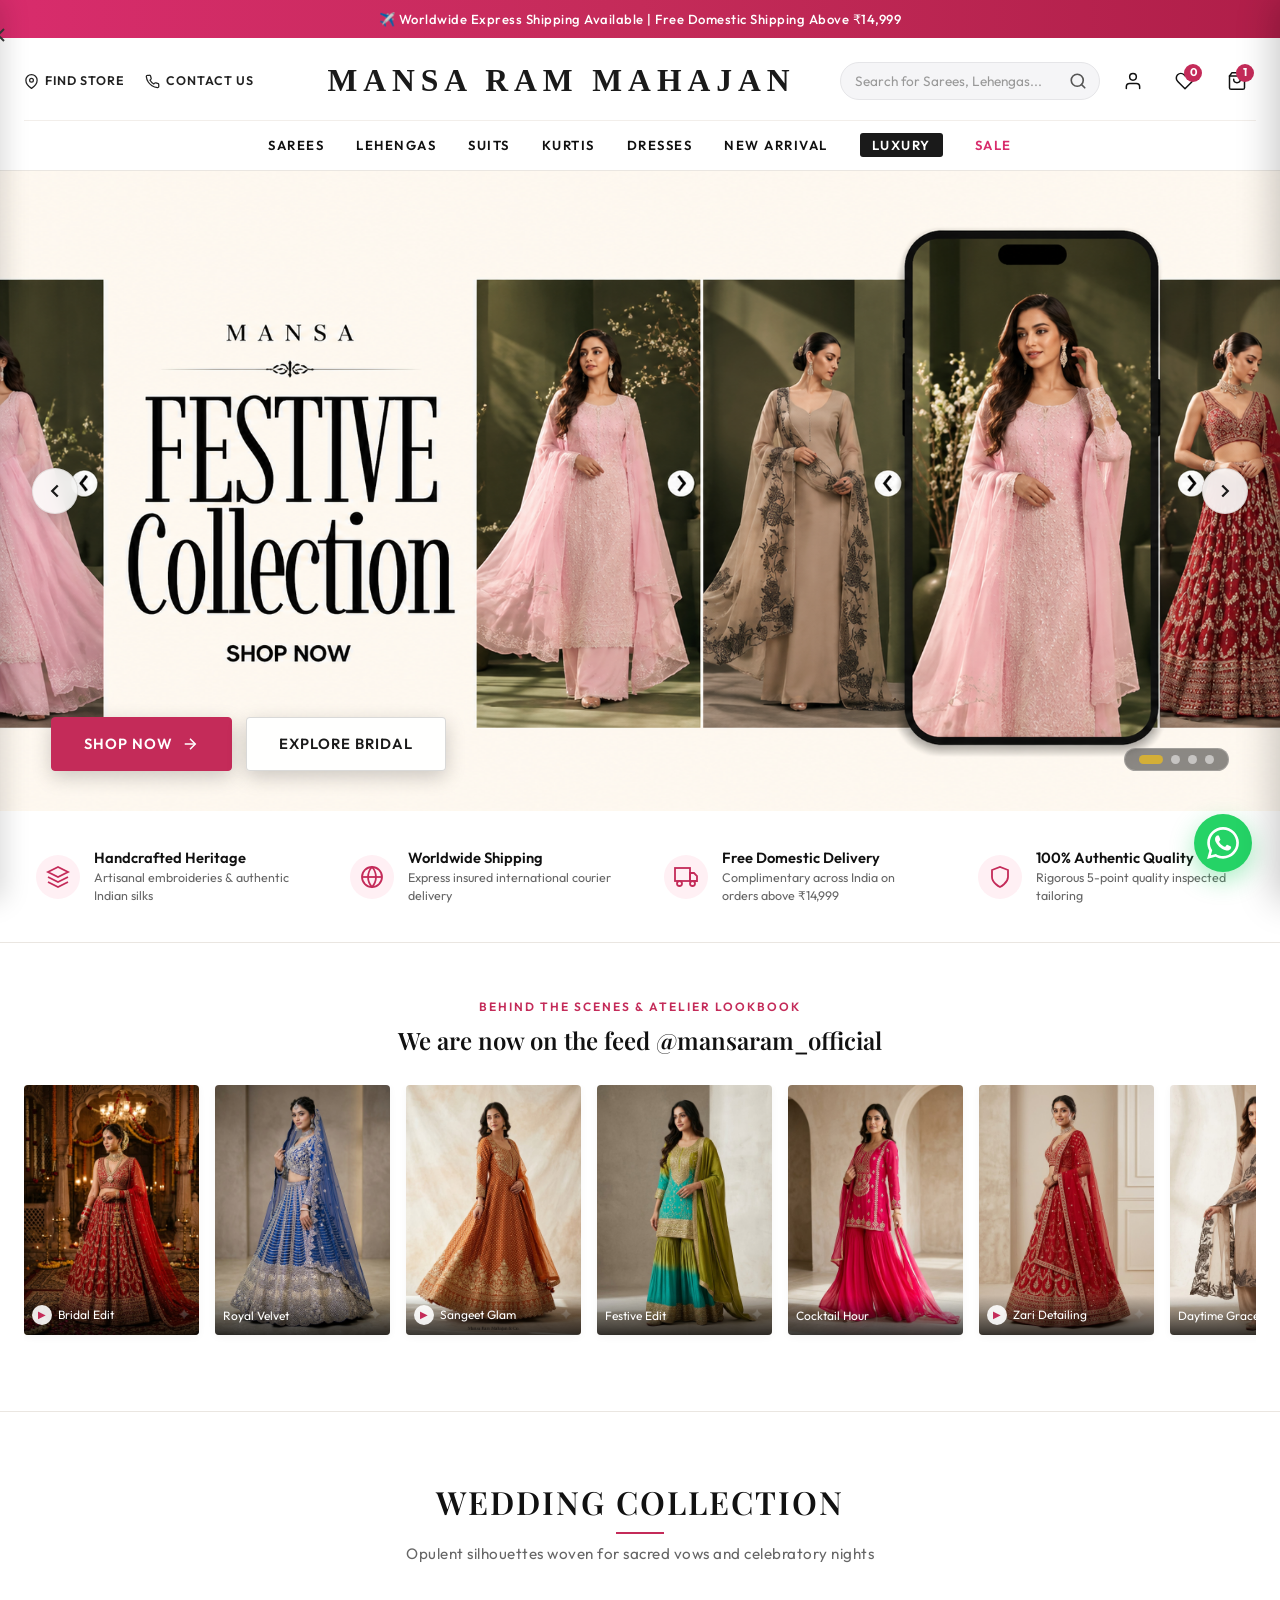
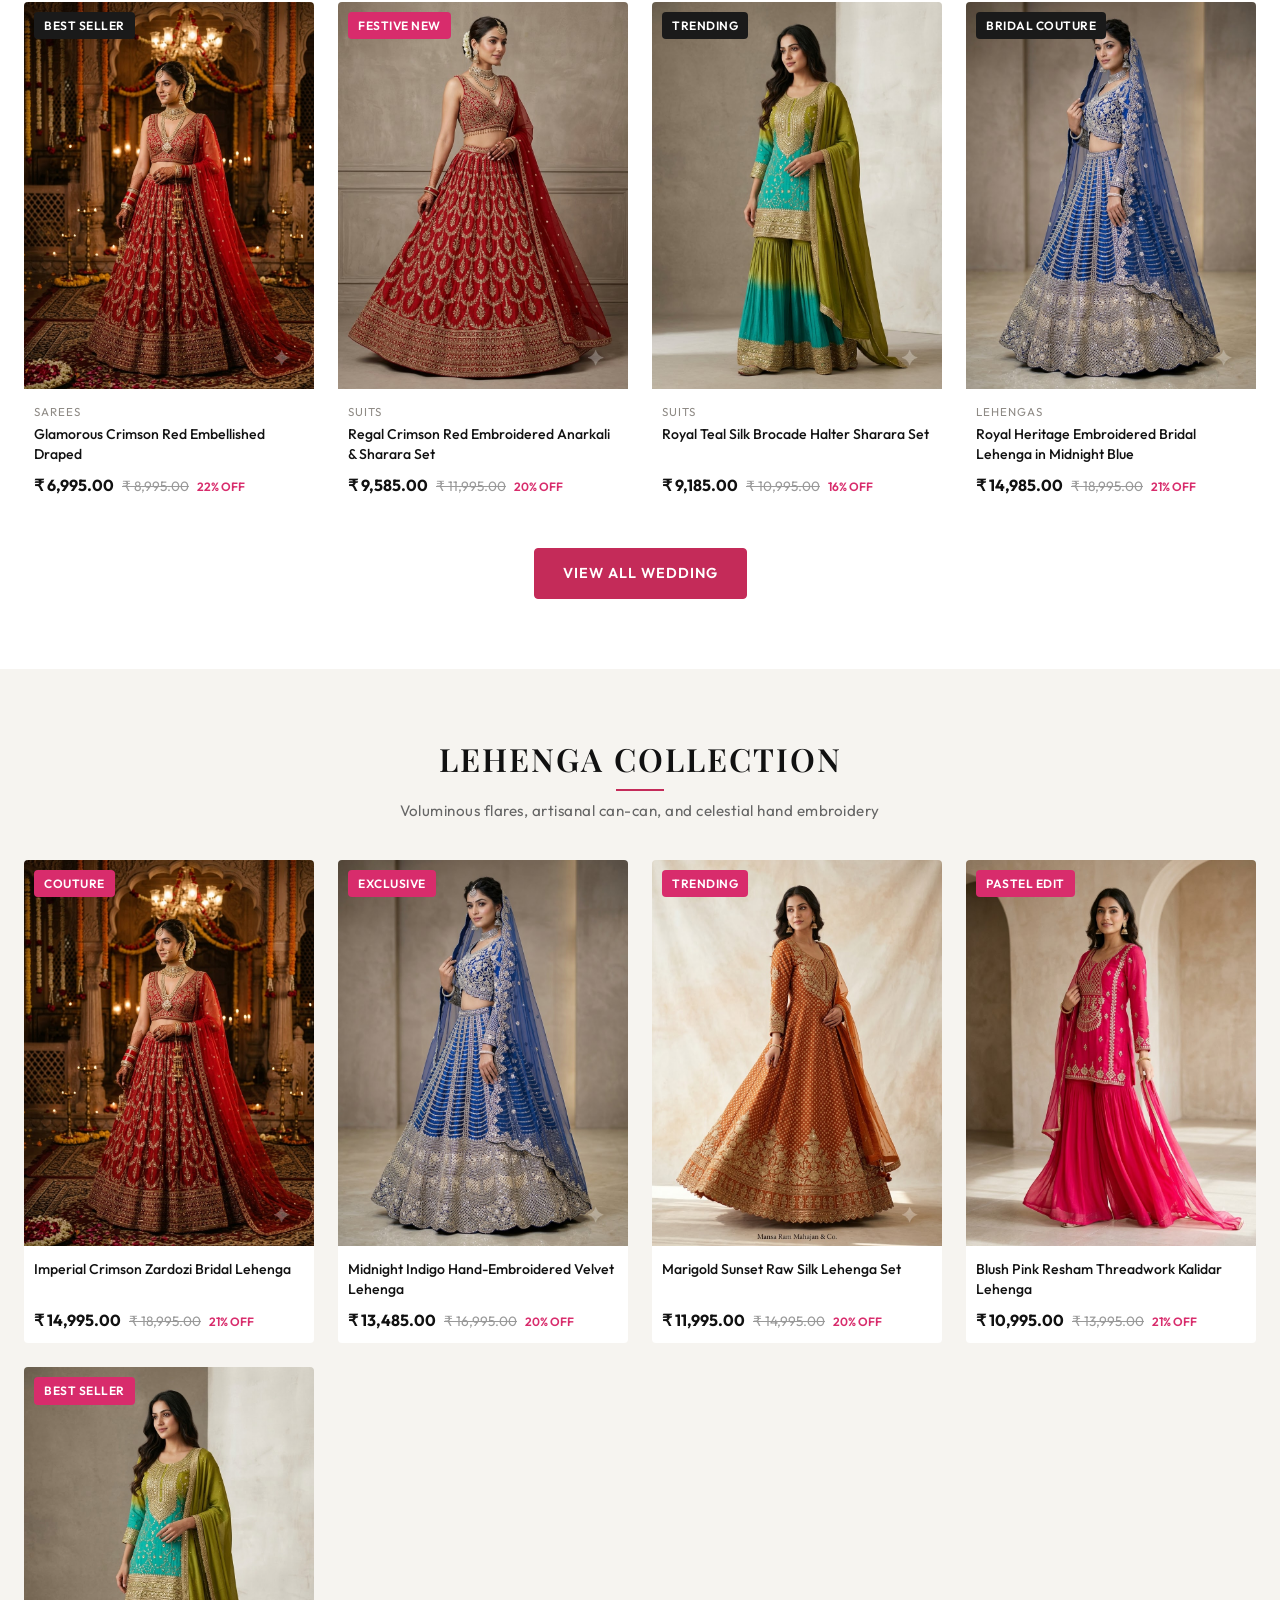
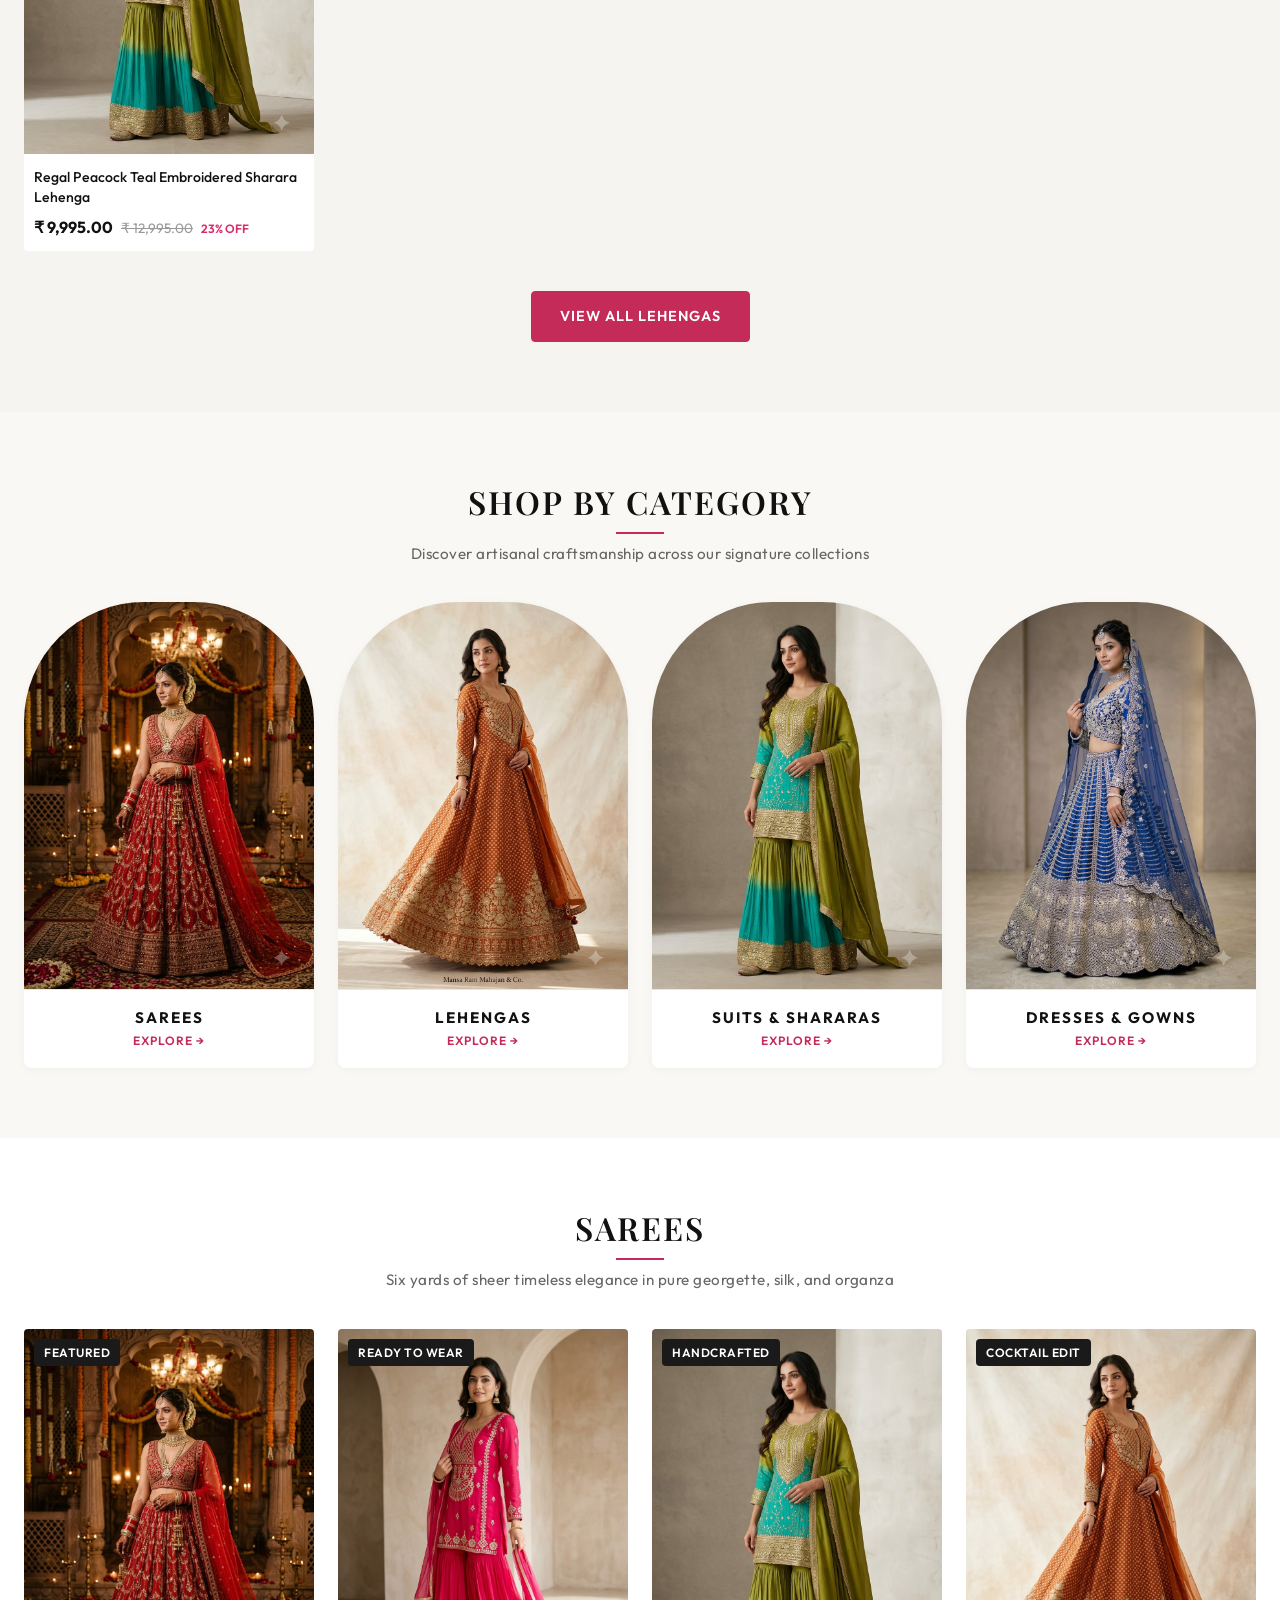
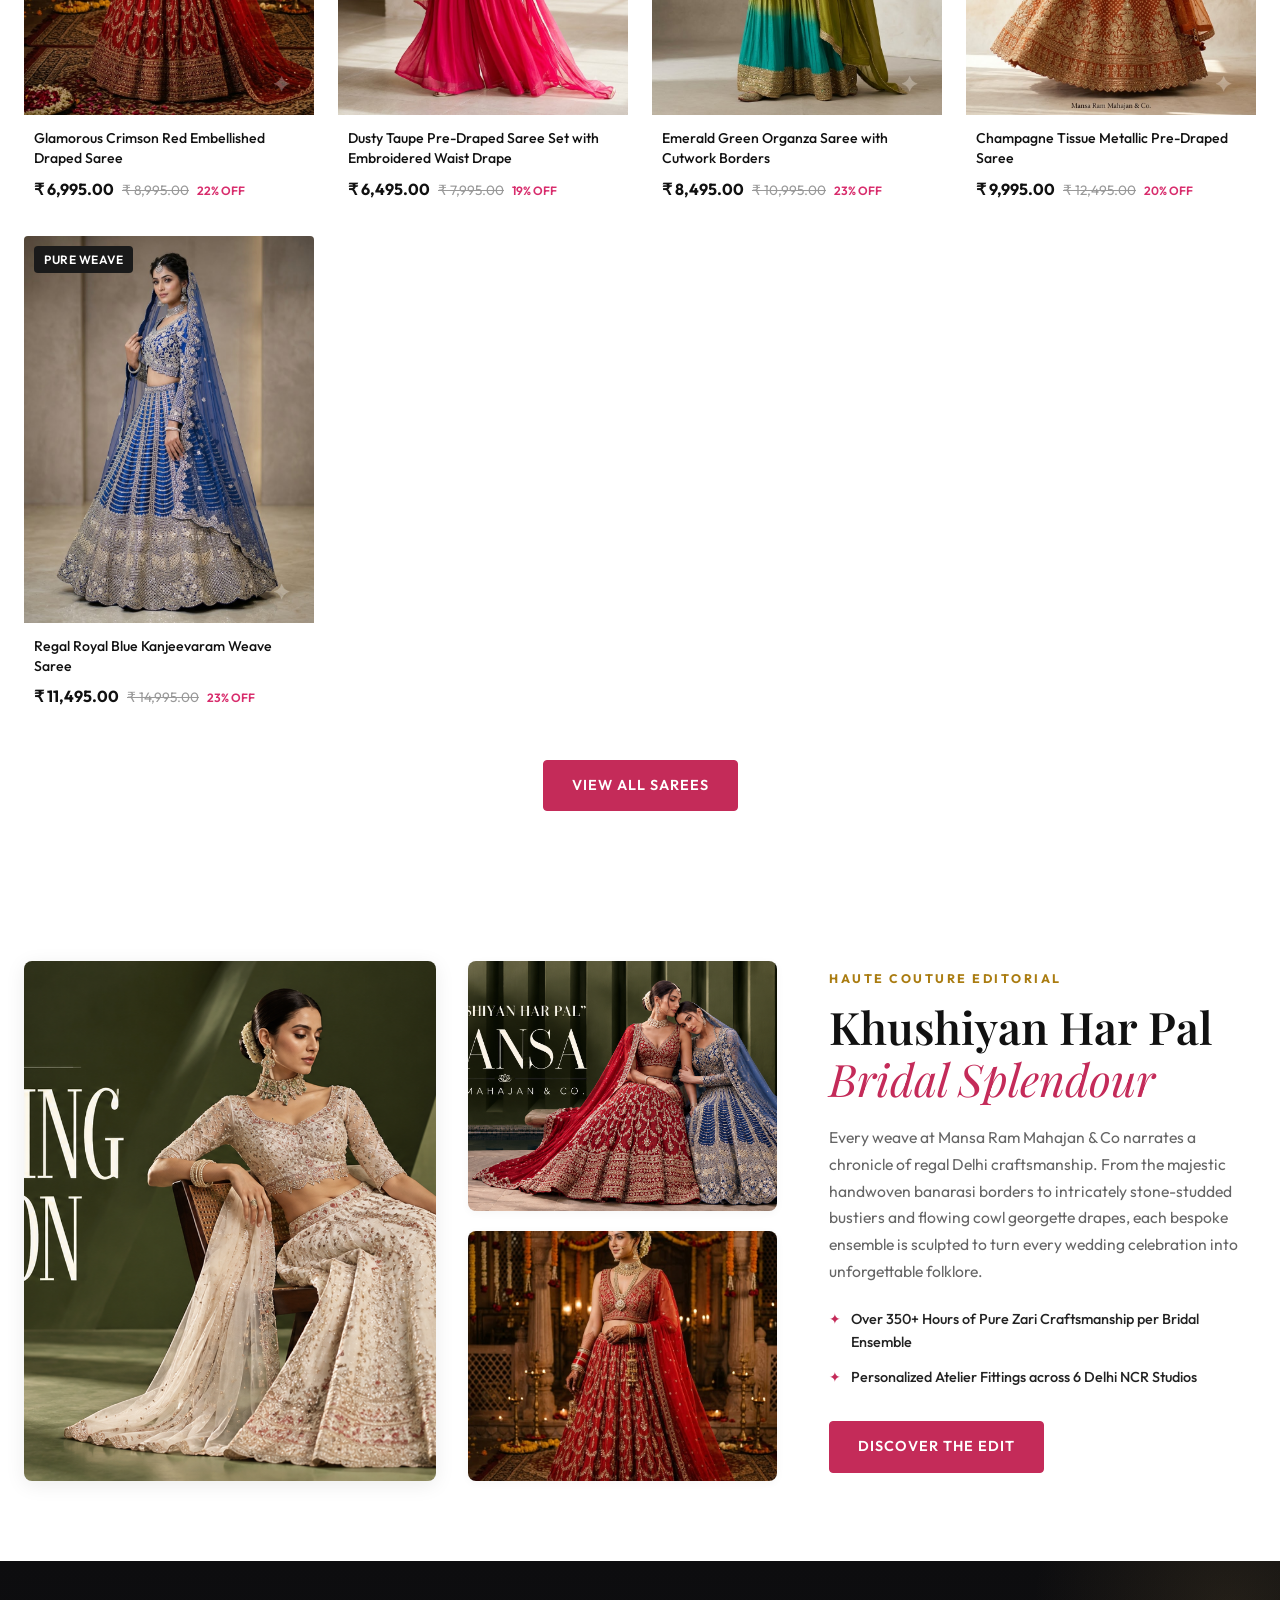
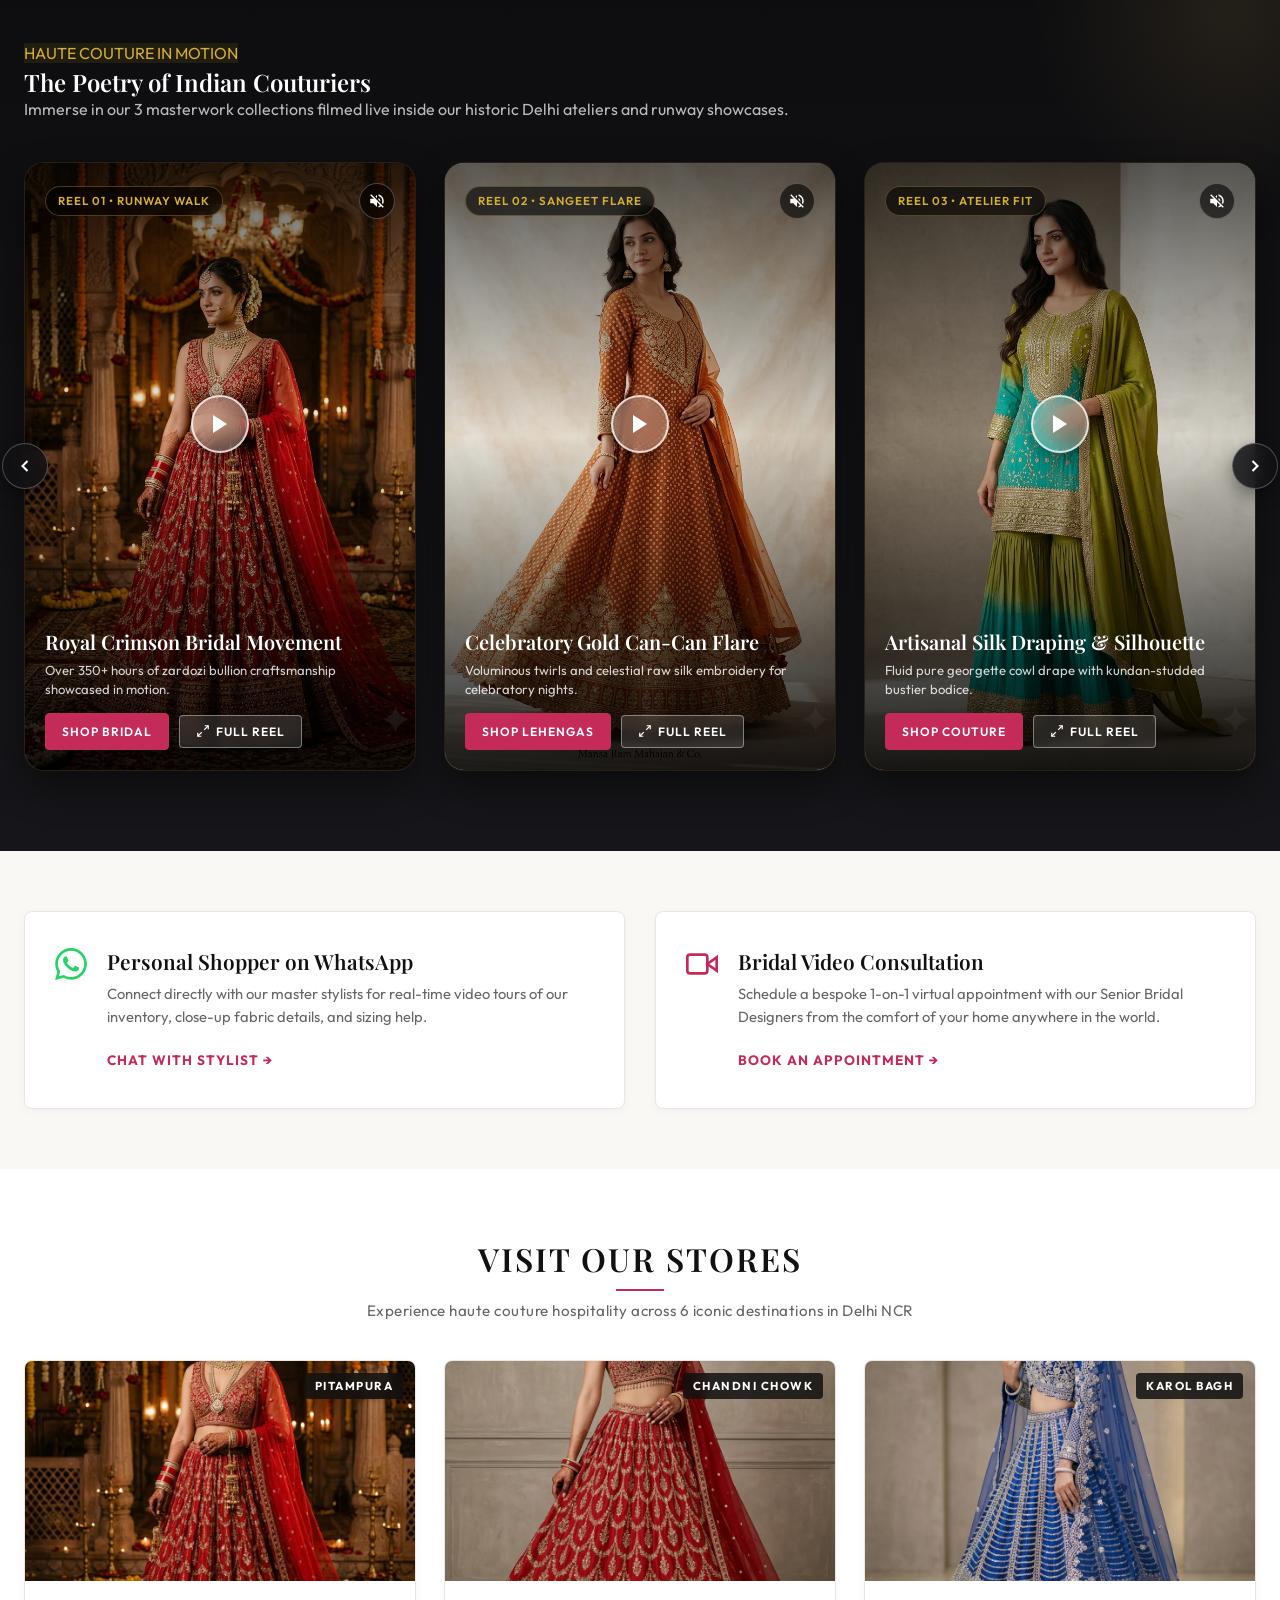
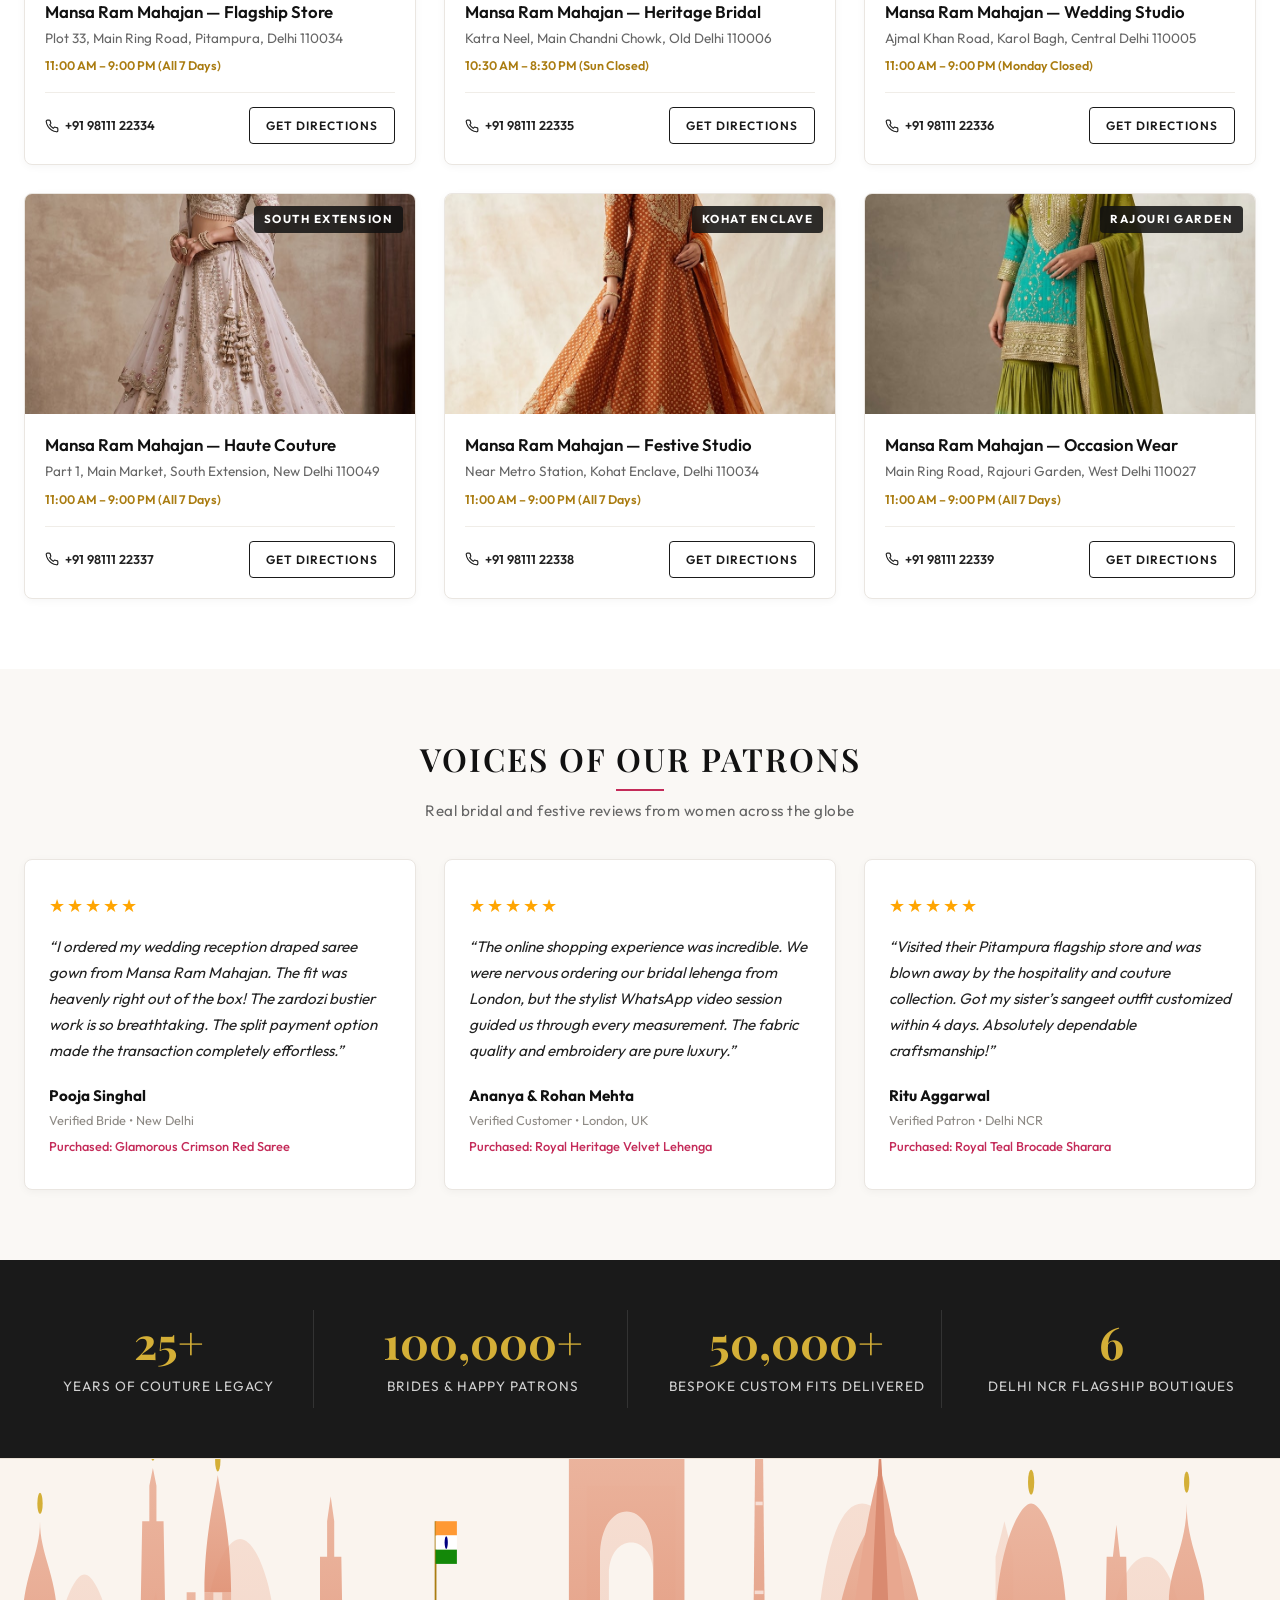
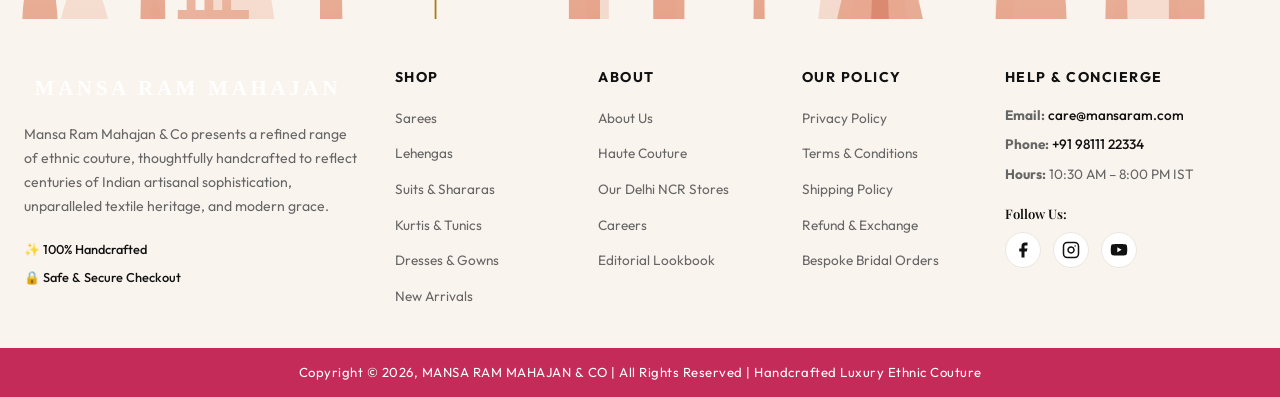
<file: preview/index.html>
<!DOCTYPE html>
<html lang="en">
<head>
  <meta charset="UTF-8">
  <meta name="viewport" content="width=device-width, initial-scale=1.0, maximum-scale=5">
  <title>Mansa Ram Mahajan & Co — Haute Couture Ethnic Wear | Sarees, Lehengas & Gowns</title>
  <meta name="description" content="Shop luxury handcrafted designer sarees, bridal & party wear lehengas, gowns and kurtis at Mansa Ram Mahajan & Co. Visit our 6 flagship stores in Delhi NCR or shop online today!">
  
  <!-- Google Fonts: Playfair Display + Outfit -->
  <link rel="preconnect" href="https://fonts.googleapis.com">
  <link rel="preconnect" href="https://fonts.gstatic.com" crossorigin>
  <link href="https://fonts.googleapis.com/css2?family=Outfit:wght@300;400;500;600;700&family=Playfair+Display:ital,wght@0,500;0,600;0,700;1,400&display=swap" rel="stylesheet">
  
  <!-- Stylesheets -->
  <link rel="stylesheet" href="assets/css/main.css">
  <link rel="stylesheet" href="assets/css/header.css">
  <link rel="stylesheet" href="assets/css/homepage.css">
  <link rel="stylesheet" href="assets/css/woocommerce.css">
  <link rel="stylesheet" href="assets/css/responsive.css">
</head>
<body>

<div id="mrm-page-wrapper" class="mrm-site">

  <!-- =========================================================================
       SECTION 1: ROTATING PROMOTIONAL ANNOUNCEMENT BAR
       ========================================================================= -->
  <aside class="mrm-announcement-bar" aria-label="Announcements">
    <div class="mrm-container">
      <div class="mrm-announcement-track" id="mrmAnnouncementTrack">
        <div class="mrm-announcement-slide active">
          <span class="mrm-announcement-text">✨ Festive Sale is Here! Enjoy 20% OFF on Your Favourites | Use Code: FESTIVE20</span>
        </div>
        <div class="mrm-announcement-slide">
          <span class="mrm-announcement-text">✈️ Worldwide Express Shipping Available | Free Domestic Shipping Above ₹14,999</span>
        </div>
        <div class="mrm-announcement-slide">
          <span class="mrm-announcement-text">👑 Royal Bridal Collection 2026 Now Live | Book a Personalized Video Styling Appointment</span>
        </div>
        <div class="mrm-announcement-slide">
          <span class="mrm-announcement-text">⭐ Handcrafted Sarees, Designer Lehengas & Haute Couture Kurtis</span>
        </div>
      </div>
    </div>
  </aside>

  <!-- =========================================================================
       SECTION 2: HEADER & NAVIGATION
       ========================================================================= -->
  <header class="mrm-header" id="mrmMainHeader">
    <div class="mrm-container">
      
      <!-- Top Utility Header Row -->
      <div class="mrm-header-top-row">
        
        <!-- Left: Quick Links -->
        <div class="mrm-header-left">
          <button class="mrm-mobile-toggle" id="mrmMobileToggle" aria-label="Open Navigation Menu">
            <svg width="24" height="24" viewBox="0 0 24 24" fill="none" stroke="currentColor" stroke-width="2" stroke-linecap="round" stroke-linejoin="round">
              <line x1="3" y1="12" x2="21" y2="12"></line>
              <line x1="3" y1="6" x2="21" y2="6"></line>
              <line x1="3" y1="18" x2="21" y2="18"></line>
            </svg>
          </button>

          <nav class="mrm-utility-nav" aria-label="Utility Links">
            <a href="#mrmStoresSection" class="mrm-utility-link">
              <svg width="15" height="15" viewBox="0 0 24 24" fill="none" stroke="currentColor" stroke-width="2">
                <path d="M21 10c0 7-9 13-9 13s-9-6-9-13a9 9 0 0 1 18 0z"></path>
                <circle cx="12" cy="10" r="3"></circle>
              </svg>
              <span>FIND STORE</span>
            </a>
            <a href="tel:+919811122334" class="mrm-utility-link">
              <svg width="15" height="15" viewBox="0 0 24 24" fill="none" stroke="currentColor" stroke-width="2">
                <path d="M22 16.92v3a2 2 0 0 1-2.18 2 19.79 19.79 0 0 1-8.63-3.07 19.5 19.5 0 0 1-6-6 19.79 19.79 0 0 1-3.07-8.67A2 2 0 0 1 4.11 2h3a2 2 0 0 1 2 1.72 12.84 12.84 0 0 0 .7 2.81 2 2 0 0 1-.45 2.11L8.09 9.91a16 16 0 0 0 6 6l1.27-1.27a2 2 0 0 1 2.11-.45 12.84 12.84 0 0 0 2.81.7A2 2 0 0 1 22 16.92z"></path>
              </svg>
              <span>CONTACT US</span>
            </a>
          </nav>
        </div>

        <!-- Center: Brand Logo -->
        <div class="mrm-header-center">
          <a href="index.html" class="mrm-brand-logo" rel="home">
            <img src="assets/images/logo.svg" alt="Mansa Ram Mahajan" width="380" height="44">
          </a>
        </div>

        <!-- Right: Search, Account, Wishlist, Cart -->
        <div class="mrm-header-right">
          
          <div class="mrm-header-search" id="mrmHeaderSearch">
            <form role="search" method="get" class="mrm-search-form" action="shop.html">
              <input type="search" class="mrm-search-field" placeholder="Search for Sarees, Lehengas..." name="s" autocomplete="off" id="mrmSearchInput">
              <button type="submit" class="mrm-search-submit" aria-label="Search">
                <svg width="18" height="18" viewBox="0 0 24 24" fill="none" stroke="currentColor" stroke-width="2.2" stroke-linecap="round" stroke-linejoin="round">
                  <circle cx="11" cy="11" r="8"></circle>
                  <line x1="21" y1="21" x2="16.65" y2="16.65"></line>
                </svg>
              </button>
            </form>
            <div class="mrm-search-autocomplete" id="mrmSearchAutocomplete" style="display:none;"></div>
          </div>

          <a href="#" class="mrm-icon-btn" aria-label="Account">
            <svg width="20" height="20" viewBox="0 0 24 24" fill="none" stroke="currentColor" stroke-width="1.8" stroke-linecap="round" stroke-linejoin="round">
              <path d="M20 21v-2a4 4 0 0 0-4-4H8a4 4 0 0 0-4 4v2"></path>
              <circle cx="12" cy="7" r="4"></circle>
            </svg>
          </a>

          <a href="#" class="mrm-icon-btn mrm-wishlist-btn" id="mrmWishlistHeaderBtn" aria-label="Wishlist">
            <svg width="20" height="20" viewBox="0 0 24 24" fill="none" stroke="currentColor" stroke-width="1.8" stroke-linecap="round" stroke-linejoin="round">
              <path d="M20.84 4.61a5.5 5.5 0 0 0-7.78 0L12 5.67l-1.06-1.06a5.5 5.5 0 0 0-7.78 7.78l1.06 1.06L12 21.23l7.78-7.78 1.06-1.06a5.5 5.5 0 0 0 0-7.78z"></path>
            </svg>
            <span class="mrm-badge-count" id="mrmWishlistCount">0</span>
          </a>

          <a href="product.html" class="mrm-icon-btn mrm-cart-btn" aria-label="Shopping Bag">
            <svg width="20" height="20" viewBox="0 0 24 24" fill="none" stroke="currentColor" stroke-width="1.8" stroke-linecap="round" stroke-linejoin="round">
              <path d="M6 2L3 6v14a2 2 0 0 0 2 2h14a2 2 0 0 0 2-2V6l-3-4z"></path>
              <line x1="3" y1="6" x2="21" y2="6"></line>
              <path d="M16 10a4 4 0 0 1-8 0"></path>
            </svg>
            <span class="mrm-cart-count">1</span>
          </a>

        </div>

      </div>

      <!-- Main Navigation Menu Bar -->
      <nav class="mrm-primary-navigation" aria-label="Primary Menu">
        <ul class="mrm-nav-list">
          <li><a href="shop.html">SAREES</a></li>
          <li><a href="shop.html">LEHENGAS</a></li>
          <li><a href="shop.html">SUITS</a></li>
          <li><a href="shop.html">KURTIS</a></li>
          <li><a href="shop.html">DRESSES</a></li>
          <li><a href="shop.html">NEW ARRIVAL</a></li>
          <li>
            <a href="shop.html" class="mrm-nav-luxury">
              <span>LUXURY</span>
            </a>
          </li>
          <li>
            <a href="shop.html" class="mrm-nav-sale">
              <span>SALE</span>
            </a>
          </li>
        </ul>
      </nav>

    </div>
  </header>

  <!-- Mobile Drawer Overlay & Panel -->
  <div class="mrm-drawer-overlay" id="mrmDrawerOverlay"></div>
  <aside class="mrm-mobile-drawer" id="mrmMobileDrawer" aria-label="Mobile Menu">
    <div class="mrm-drawer-header">
      <img src="assets/images/logo.svg" alt="Mansa Ram Mahajan & Co" class="mrm-drawer-logo">
      <button class="mrm-drawer-close" id="mrmDrawerClose" aria-label="Close Navigation Menu">
        <svg width="24" height="24" viewBox="0 0 24 24" fill="none" stroke="currentColor" stroke-width="2">
          <line x1="18" y1="6" x2="6" y2="18"></line>
          <line x1="6" y1="6" x2="18" y2="18"></line>
        </svg>
      </button>
    </div>

    <div class="mrm-drawer-body">
      <div class="mrm-drawer-search">
        <form role="search" method="get" action="shop.html">
          <input type="search" placeholder="Search sarees, lehengas..." name="s">
          <button type="submit"><svg width="18" height="18" viewBox="0 0 24 24" fill="none" stroke="currentColor" stroke-width="2"><circle cx="11" cy="11" r="8"></circle><line x1="21" y1="21" x2="16.65" y2="16.65"></line></svg></button>
        </form>
      </div>

      <ul class="mrm-drawer-nav">
        <li><a href="shop.html">Sarees</a></li>
        <li><a href="shop.html">Lehengas</a></li>
        <li><a href="shop.html">Suits &amp; Anarkalis</a></li>
        <li><a href="shop.html">Kurtis &amp; Tunics</a></li>
        <li><a href="shop.html">Gowns &amp; Dresses</a></li>
        <li><a href="shop.html">New Arrivals 2026</a></li>
        <li><a href="shop.html" class="mrm-highlight-gold">Haute Couture Luxury</a></li>
        <li><a href="shop.html" class="mrm-highlight-pink">Festive Sale (Up to 40% Off)</a></li>
      </ul>

      <div class="mrm-drawer-footer">
        <a href="#mrmStoresSection" class="mrm-drawer-link">
          <svg width="16" height="16" viewBox="0 0 24 24" fill="none" stroke="currentColor" stroke-width="2"><path d="M21 10c0 7-9 13-9 13s-9-6-9-13a9 9 0 0 1 18 0z"></path><circle cx="12" cy="10" r="3"></circle></svg>
          <span>Our Delhi NCR Stores</span>
        </a>
        <a href="tel:+919811122334" class="mrm-drawer-link">
          <svg width="16" height="16" viewBox="0 0 24 24" fill="none" stroke="currentColor" stroke-width="2"><path d="M22 16.92v3a2 2 0 0 1-2.18 2 19.79 19.79 0 0 1-8.63-3.07 19.5 19.5 0 0 1-6-6 19.79 19.79 0 0 1-3.07-8.67A2 2 0 0 1 4.11 2h3a2 2 0 0 1 2 1.72 12.84 12.84 0 0 0 .7 2.81 2 2 0 0 1-.45 2.11L8.09 9.91a16 16 0 0 0 6 6l1.27-1.27a2 2 0 0 1 2.11-.45 12.84 12.84 0 0 0 2.81.7A2 2 0 0 1 22 16.92z"></path></svg>
          <span>+91 98111 22334</span>
        </a>
      </div>
    </div>
  </aside>

  <main id="mrmPrimaryContent" class="mrm-content">

    <!-- =======================================================================
         SECTION 3: LUXURY EDITORIAL HERO BANNER SLIDER (FULL-WIDTH 100VW)
         ======================================================================= -->
    <section class="mrm-hero-section mrm-hero-fullwidth" id="mrmHeroSection">
      <div class="mrm-hero-slider-wrapper" id="mrmHeroSliderWrapper">
        
        <!-- 4 Landscape Hero Slides -->
        <div class="mrm-hero-slider" id="mrmHeroSlider" data-autoplay="5000">
          <div class="mrm-hero-slide active" data-slide-index="0">
            <a href="shop.html" class="mrm-hero-slide-link" aria-label="Festive Collection">
              <img src="assets/images/mansa-festive-banner.png" alt="Mansa Festive Collection 2026" width="1774" height="887" loading="eager">
            </a>
          </div>
          <div class="mrm-hero-slide" data-slide-index="1">
            <a href="shop.html" class="mrm-hero-slide-link" aria-label="Wedding Season">
              <img src="assets/images/mansa-wedding-season.png" alt="Mansa Wedding Season Edit" width="1774" height="887" loading="lazy">
            </a>
          </div>
          <div class="mrm-hero-slide" data-slide-index="2">
            <a href="shop.html" class="mrm-hero-slide-link" aria-label="Bridal Elegance">
              <img src="assets/images/mansa-bridal-elegance.png" alt="Khushiyan Har Pal Bridal Elegance" width="1774" height="887" loading="lazy">
            </a>
          </div>
          <div class="mrm-hero-slide" data-slide-index="3">
            <a href="shop.html" class="mrm-hero-slide-link" aria-label="Couture Gowns">
              <img src="assets/images/mansa-couture-portrait.png" alt="Atelier Couture Gowns" width="1672" height="941" loading="lazy">
            </a>
          </div>
        </div>

        <!-- Hero Call-To-Action Two Buttons -->
        <div class="mrm-hero-floating-actions">
          <a href="shop.html" class="mrm-btn mrm-btn-primary mrm-btn-hero">
            SHOP NOW
            <svg width="18" height="18" viewBox="0 0 24 24" fill="none" stroke="currentColor" stroke-width="2"><line x1="5" y1="12" x2="19" y2="12"></line><polyline points="12 5 19 12 12 19"></polyline></svg>
          </a>
          <a href="#mrmWeddingSection" class="mrm-btn mrm-btn-outline-hero mrm-btn-hero">
            EXPLORE BRIDAL
          </a>
        </div>

        <!-- Slider Navigation Arrows (Left & Right) -->
        <button class="mrm-hero-slider-arrow prev" id="mrmHeroPrevBtn" aria-label="Previous Slide">
          <svg width="22" height="22" viewBox="0 0 24 24" fill="none" stroke="currentColor" stroke-width="2.5"><polyline points="15 18 9 12 15 6"></polyline></svg>
        </button>
        <button class="mrm-hero-slider-arrow next" id="mrmHeroNextBtn" aria-label="Next Slide">
          <svg width="22" height="22" viewBox="0 0 24 24" fill="none" stroke="currentColor" stroke-width="2.5"><polyline points="9 18 15 12 9 6"></polyline></svg>
        </button>

        <!-- Slider Indicator Dots -->
        <div class="mrm-hero-slider-dots" id="mrmHeroDots">
          <button class="mrm-hero-dot active" data-index="0" aria-label="Slide 1"></button>
          <button class="mrm-hero-dot" data-index="1" aria-label="Slide 2"></button>
          <button class="mrm-hero-dot" data-index="2" aria-label="Slide 3"></button>
          <button class="mrm-hero-dot" data-index="3" aria-label="Slide 4"></button>
        </div>

      </div>
    </section>

    <!-- =======================================================================
         SECTION 4: TRUST HIGHLIGHTS
         ======================================================================= -->
    <section class="mrm-trust-section" id="mrmTrustSection">
      <div class="mrm-container">
        <div class="mrm-trust-grid">
          
          <div class="mrm-trust-card">
            <div class="mrm-trust-icon-box">
              <svg width="24" height="24" viewBox="0 0 24 24" fill="none" stroke="currentColor" stroke-width="1.8"><path d="M12 2L2 7l10 5 10-5-10-5zM2 17l10 5 10-5M2 12l10 5 10-5"></path></svg>
            </div>
            <div class="mrm-trust-content">
              <h4>Handcrafted Heritage</h4>
              <p>Artisanal embroideries &amp; authentic Indian silks</p>
            </div>
          </div>

          <div class="mrm-trust-card">
            <div class="mrm-trust-icon-box">
              <svg width="24" height="24" viewBox="0 0 24 24" fill="none" stroke="currentColor" stroke-width="1.8"><circle cx="12" cy="12" r="10"></circle><line x1="2" y1="12" x2="22" y2="12"></line><path d="M12 2a15.3 15.3 0 0 1 4 10 15.3 15.3 0 0 1-4 10 15.3 15.3 0 0 1-4-10 15.3 15.3 0 0 1 4-10z"></path></svg>
            </div>
            <div class="mrm-trust-content">
              <h4>Worldwide Shipping</h4>
              <p>Express insured international courier delivery</p>
            </div>
          </div>

          <div class="mrm-trust-card">
            <div class="mrm-trust-icon-box">
              <svg width="24" height="24" viewBox="0 0 24 24" fill="none" stroke="currentColor" stroke-width="1.8"><rect x="1" y="3" width="15" height="13"></rect><polygon points="16 8 20 8 23 11 23 16 16 16 16 8"></polygon><circle cx="5.5" cy="18.5" r="2.5"></circle><circle cx="18.5" cy="18.5" r="2.5"></circle></svg>
            </div>
            <div class="mrm-trust-content">
              <h4>Free Domestic Delivery</h4>
              <p>Complimentary across India on orders above ₹14,999</p>
            </div>
          </div>

          <div class="mrm-trust-card">
            <div class="mrm-trust-icon-box">
              <svg width="24" height="24" viewBox="0 0 24 24" fill="none" stroke="currentColor" stroke-width="1.8"><path d="M12 22s8-4 8-10V5l-8-3-8 3v7c0 6 8 10 8 10z"></path></svg>
            </div>
            <div class="mrm-trust-content">
              <h4>100% Authentic Quality</h4>
              <p>Rigorous 5-point quality inspected tailoring</p>
            </div>
          </div>

        </div>
      </div>
    </section>

    <!-- =======================================================================
         SECTION 5: SOCIAL LOOKBOOK HORIZONTAL GALLERY
         ======================================================================= -->
    <section class="mrm-lookbook-section" id="mrmLookbookSection">
      <div class="mrm-container">
        <div class="mrm-lookbook-header">
          <span class="mrm-lookbook-tag">BEHIND THE SCENES &amp; ATELIER LOOKBOOK</span>
          <h3>We are now on the feed @mansaram_official</h3>
        </div>

        <div class="mrm-lookbook-scroll-wrapper">
          <div class="mrm-lookbook-track">
            
            <div class="mrm-lookbook-card" data-video="assets/video/video-campaign-pink.mp4">
              <img src="assets/images/Woman_wearing_red_bridal_lehenga_20261015215058.jpg" alt="Bridal Crimson" loading="lazy">
              <div class="mrm-lookbook-overlay">
                <span class="mrm-play-icon">▶</span>
                <span>Bridal Edit</span>
              </div>
            </div>

            <div class="mrm-lookbook-card">
              <img src="assets/images/Female_model_wearing_blue_lehenga_20261015215044.jpg" alt="Midnight Blue" loading="lazy">
              <div class="mrm-lookbook-overlay">
                <span>Royal Velvet</span>
              </div>
            </div>

            <div class="mrm-lookbook-card" data-video="assets/video/video-lehenga-showcase.mp4">
              <img src="assets/images/Model_wearing_orange_gold_lehenga_20261015215028.jpg" alt="Gold Lehenga" loading="lazy">
              <div class="mrm-lookbook-overlay">
                <span class="mrm-play-icon">▶</span>
                <span>Sangeet Glam</span>
              </div>
            </div>

            <div class="mrm-lookbook-card">
              <img src="assets/images/Model_wearing_teal_outfit_20261015215017.jpg" alt="Teal Brocade" loading="lazy">
              <div class="mrm-lookbook-overlay">
                <span>Festive Edit</span>
              </div>
            </div>

            <div class="mrm-lookbook-card">
              <img src="assets/images/Model_posing_in_pink_outfit_20261015215033.jpg" alt="Pink Saree" loading="lazy">
              <div class="mrm-lookbook-overlay">
                <span>Cocktail Hour</span>
              </div>
            </div>

            <div class="mrm-lookbook-card" data-video="assets/video/video-product-gallery.mp4">
              <img src="assets/images/Woman_modeling_red_bridal_lehenga_20261015215042.jpg" alt="Zari Work" loading="lazy">
              <div class="mrm-lookbook-overlay">
                <span class="mrm-play-icon">▶</span>
                <span>Zari Detailing</span>
              </div>
            </div>

            <div class="mrm-lookbook-card">
              <img src="assets/images/Model_wearing_salwar_kameez_20261015215113.jpg" alt="Ivory Anarkali" loading="lazy">
              <div class="mrm-lookbook-overlay">
                <span>Daytime Grace</span>
              </div>
            </div>

            <div class="mrm-lookbook-card">
              <img src="assets/images/Model_posing_in_lehenga_choli_20261015215038.jpg" alt="Mirror Work" loading="lazy">
              <div class="mrm-lookbook-overlay">
                <span>Artisan Atelier</span>
              </div>
            </div>

          </div>
        </div>
      </div>
    </section>

    <!-- =======================================================================
         SECTION 6: WEDDING COLLECTION
         ======================================================================= -->
    <section class="mrm-section mrm-products-section" id="mrmWeddingSection">
      <div class="mrm-container">
        <div class="mrm-section-title">
          <h2>WEDDING COLLECTION</h2>
          <p>Opulent silhouettes woven for sacred vows and celebratory nights</p>
        </div>

        <div class="mrm-product-grid mrm-grid-4">
          
          <div class="mrm-product-card">
            <div class="mrm-product-thumb">
              <span class="mrm-badge mrm-badge-luxury">Best Seller</span>
              <a href="product.html">
                <img src="assets/images/Woman_wearing_red_bridal_lehenga_20261015215058.jpg" alt="Glamorous Crimson Red Embellished Draped" class="mrm-main-img" loading="lazy">
                <img src="assets/images/Woman_modeling_red_bridal_lehenga_20261015215042.jpg" alt="Glamorous Crimson Red Embellished Draped" class="mrm-hover-img" loading="lazy">
              </a>
              <div class="mrm-product-quick-actions">
                <a href="product.html" class="mrm-quick-btn">Quick View</a>
              </div>
            </div>
            <div class="mrm-product-info">
              <span class="mrm-product-category">Sarees</span>
              <h3 class="mrm-product-title"><a href="product.html">Glamorous Crimson Red Embellished Draped</a></h3>
              <div class="mrm-product-price-row">
                <span class="mrm-price">₹ 6,995.00</span>
                <span class="mrm-regular-price">₹ 8,995.00</span>
                <span class="mrm-discount">22% OFF</span>
              </div>
            </div>
          </div>

          <div class="mrm-product-card">
            <div class="mrm-product-thumb">
              <span class="mrm-badge mrm-badge-sale">Festive New</span>
              <a href="product.html">
                <img src="assets/images/Model_wearing_red_bridal_lehenga_20261015215105.jpg" alt="Regal Crimson Red Embroidered Anarkali" class="mrm-main-img" loading="lazy">
                <img src="assets/images/Model_wearing_embroidered_outfit_20261015215056.jpg" alt="Regal Crimson Red Embroidered Anarkali" class="mrm-hover-img" loading="lazy">
              </a>
              <div class="mrm-product-quick-actions">
                <a href="product.html" class="mrm-quick-btn">Quick View</a>
              </div>
            </div>
            <div class="mrm-product-info">
              <span class="mrm-product-category">Suits</span>
              <h3 class="mrm-product-title"><a href="product.html">Regal Crimson Red Embroidered Anarkali &amp; Sharara Set</a></h3>
              <div class="mrm-product-price-row">
                <span class="mrm-price">₹ 9,585.00</span>
                <span class="mrm-regular-price">₹ 11,995.00</span>
                <span class="mrm-discount">20% OFF</span>
              </div>
            </div>
          </div>

          <div class="mrm-product-card">
            <div class="mrm-product-thumb">
              <span class="mrm-badge mrm-badge-luxury">Trending</span>
              <a href="product.html">
                <img src="assets/images/Model_wearing_teal_outfit_20261015215017.jpg" alt="Royal Teal Silk Brocade Halter Sharara Set" class="mrm-main-img" loading="lazy">
                <img src="assets/images/Model_wearing_traditional_outfit_20261015215051.jpg" alt="Royal Teal Silk Brocade Halter Sharara Set" class="mrm-hover-img" loading="lazy">
              </a>
              <div class="mrm-product-quick-actions">
                <a href="product.html" class="mrm-quick-btn">Quick View</a>
              </div>
            </div>
            <div class="mrm-product-info">
              <span class="mrm-product-category">Suits</span>
              <h3 class="mrm-product-title"><a href="product.html">Royal Teal Silk Brocade Halter Sharara Set</a></h3>
              <div class="mrm-product-price-row">
                <span class="mrm-price">₹ 9,185.00</span>
                <span class="mrm-regular-price">₹ 10,995.00</span>
                <span class="mrm-discount">16% OFF</span>
              </div>
            </div>
          </div>

          <div class="mrm-product-card">
            <div class="mrm-product-thumb">
              <span class="mrm-badge mrm-badge-luxury">Bridal Couture</span>
              <a href="product.html">
                <img src="assets/images/Female_model_wearing_blue_lehenga_20261015215044.jpg" alt="Royal Heritage Embroidered Bridal Lehenga" class="mrm-main-img" loading="lazy">
                <img src="assets/images/Model_wearing_blue_lehenga_20261015215049.jpg" alt="Royal Heritage Embroidered Bridal Lehenga" class="mrm-hover-img" loading="lazy">
              </a>
              <div class="mrm-product-quick-actions">
                <a href="product.html" class="mrm-quick-btn">Quick View</a>
              </div>
            </div>
            <div class="mrm-product-info">
              <span class="mrm-product-category">Lehengas</span>
              <h3 class="mrm-product-title"><a href="product.html">Royal Heritage Embroidered Bridal Lehenga in Midnight Blue</a></h3>
              <div class="mrm-product-price-row">
                <span class="mrm-price">₹ 14,985.00</span>
                <span class="mrm-regular-price">₹ 18,995.00</span>
                <span class="mrm-discount">21% OFF</span>
              </div>
            </div>
          </div>

        </div>

        <div class="mrm-section-action">
          <a href="shop.html" class="mrm-btn mrm-btn-primary">VIEW ALL WEDDING</a>
        </div>
      </div>
    </section>

    <!-- =======================================================================
         SECTION 7: LEHENGA COLLECTION
         ======================================================================= -->
    <section class="mrm-section mrm-products-section mrm-bg-alt" id="mrmLehengaSection">
      <div class="mrm-container">
        <div class="mrm-section-title">
          <h2>LEHENGA COLLECTION</h2>
          <p>Voluminous flares, artisanal can-can, and celestial hand embroidery</p>
        </div>

        <div class="mrm-product-grid mrm-grid-5">
          
          <div class="mrm-product-card">
            <div class="mrm-product-thumb">
              <span class="mrm-badge mrm-badge-sale">Couture</span>
              <a href="product.html">
                <img src="assets/images/Woman_wearing_red_bridal_lehenga_20261015215058.jpg" alt="Imperial Crimson Zardozi Bridal Lehenga" class="mrm-main-img" loading="lazy">
                <img src="assets/images/Model_wearing_red_bridal_lehenga_20261015215105.jpg" alt="Imperial Crimson Zardozi Bridal Lehenga" class="mrm-hover-img" loading="lazy">
              </a>
            </div>
            <div class="mrm-product-info">
              <h3 class="mrm-product-title"><a href="product.html">Imperial Crimson Zardozi Bridal Lehenga</a></h3>
              <div class="mrm-product-price-row">
                <span class="mrm-price">₹ 14,995.00</span>
                <span class="mrm-regular-price">₹ 18,995.00</span>
                <span class="mrm-discount">21% OFF</span>
              </div>
            </div>
          </div>

          <div class="mrm-product-card">
            <div class="mrm-product-thumb">
              <span class="mrm-badge mrm-badge-sale">Exclusive</span>
              <a href="product.html">
                <img src="assets/images/Female_model_wearing_blue_lehenga_20261015215044.jpg" alt="Midnight Indigo Hand-Embroidered Velvet Lehenga" class="mrm-main-img" loading="lazy">
                <img src="assets/images/Model_wearing_blue_lehenga_20261015215049.jpg" alt="Midnight Indigo Hand-Embroidered Velvet Lehenga" class="mrm-hover-img" loading="lazy">
              </a>
            </div>
            <div class="mrm-product-info">
              <h3 class="mrm-product-title"><a href="product.html">Midnight Indigo Hand-Embroidered Velvet Lehenga</a></h3>
              <div class="mrm-product-price-row">
                <span class="mrm-price">₹ 13,485.00</span>
                <span class="mrm-regular-price">₹ 16,995.00</span>
                <span class="mrm-discount">20% OFF</span>
              </div>
            </div>
          </div>

          <div class="mrm-product-card">
            <div class="mrm-product-thumb">
              <span class="mrm-badge mrm-badge-sale">Trending</span>
              <a href="product.html">
                <img src="assets/images/Model_wearing_orange_gold_lehenga_20261015215028.jpg" alt="Marigold Sunset Raw Silk Lehenga Set" class="mrm-main-img" loading="lazy">
                <img src="assets/images/Model_wearing_lehenga_choli_20261015215046.jpg" alt="Marigold Sunset Raw Silk Lehenga Set" class="mrm-hover-img" loading="lazy">
              </a>
            </div>
            <div class="mrm-product-info">
              <h3 class="mrm-product-title"><a href="product.html">Marigold Sunset Raw Silk Lehenga Set</a></h3>
              <div class="mrm-product-price-row">
                <span class="mrm-price">₹ 11,995.00</span>
                <span class="mrm-regular-price">₹ 14,995.00</span>
                <span class="mrm-discount">20% OFF</span>
              </div>
            </div>
          </div>

          <div class="mrm-product-card">
            <div class="mrm-product-thumb">
              <span class="mrm-badge mrm-badge-sale">Pastel Edit</span>
              <a href="product.html">
                <img src="assets/images/Model_posing_in_pink_outfit_20261015215033.jpg" alt="Blush Pink Resham Threadwork Kalidar Lehenga" class="mrm-main-img" loading="lazy">
                <img src="assets/images/Model_posing_in_lehenga_choli_20261015215038.jpg" alt="Blush Pink Resham Threadwork Kalidar Lehenga" class="mrm-hover-img" loading="lazy">
              </a>
            </div>
            <div class="mrm-product-info">
              <h3 class="mrm-product-title"><a href="product.html">Blush Pink Resham Threadwork Kalidar Lehenga</a></h3>
              <div class="mrm-product-price-row">
                <span class="mrm-price">₹ 10,995.00</span>
                <span class="mrm-regular-price">₹ 13,995.00</span>
                <span class="mrm-discount">21% OFF</span>
              </div>
            </div>
          </div>

          <div class="mrm-product-card">
            <div class="mrm-product-thumb">
              <span class="mrm-badge mrm-badge-sale">Best Seller</span>
              <a href="product.html">
                <img src="assets/images/Model_wearing_teal_outfit_20261015215017.jpg" alt="Regal Peacock Teal Embroidered Sharara Lehenga" class="mrm-main-img" loading="lazy">
                <img src="assets/images/Model_wearing_traditional_outfit_20261015215051.jpg" alt="Regal Peacock Teal Embroidered Sharara Lehenga" class="mrm-hover-img" loading="lazy">
              </a>
            </div>
            <div class="mrm-product-info">
              <h3 class="mrm-product-title"><a href="product.html">Regal Peacock Teal Embroidered Sharara Lehenga</a></h3>
              <div class="mrm-product-price-row">
                <span class="mrm-price">₹ 9,995.00</span>
                <span class="mrm-regular-price">₹ 12,995.00</span>
                <span class="mrm-discount">23% OFF</span>
              </div>
            </div>
          </div>

        </div>

        <div class="mrm-section-action">
          <a href="shop.html" class="mrm-btn mrm-btn-primary">VIEW ALL LEHENGAS</a>
        </div>
      </div>
    </section>

    <!-- =======================================================================
         SECTION 8: SHOP BY CATEGORY (4 Arched Tiles)
         ======================================================================= -->
    <section class="mrm-section mrm-category-section" id="mrmCategorySection">
      <div class="mrm-container">
        <div class="mrm-section-title">
          <h2>SHOP BY CATEGORY</h2>
          <p>Discover artisanal craftsmanship across our signature collections</p>
        </div>

        <div class="mrm-category-grid">
          
          <a href="shop.html" class="mrm-category-card">
            <div class="mrm-category-image-wrap">
              <img src="assets/images/Woman_wearing_red_bridal_lehenga_20261015215058.jpg" alt="Sarees" loading="lazy">
            </div>
            <div class="mrm-category-title-bar">
              <h3>SAREES</h3>
              <span>EXPLORE →</span>
            </div>
          </a>

          <a href="shop.html" class="mrm-category-card">
            <div class="mrm-category-image-wrap">
              <img src="assets/images/Model_wearing_orange_gold_lehenga_20261015215028.jpg" alt="Lehengas" loading="lazy">
            </div>
            <div class="mrm-category-title-bar">
              <h3>LEHENGAS</h3>
              <span>EXPLORE →</span>
            </div>
          </a>

          <a href="shop.html" class="mrm-category-card">
            <div class="mrm-category-image-wrap">
              <img src="assets/images/Model_wearing_teal_outfit_20261015215017.jpg" alt="Suits" loading="lazy">
            </div>
            <div class="mrm-category-title-bar">
              <h3>SUITS &amp; SHARARAS</h3>
              <span>EXPLORE →</span>
            </div>
          </a>

          <a href="shop.html" class="mrm-category-card">
            <div class="mrm-category-image-wrap">
              <img src="assets/images/Female_model_wearing_blue_lehenga_20261015215044.jpg" alt="Dresses" loading="lazy">
            </div>
            <div class="mrm-category-title-bar">
              <h3>DRESSES &amp; GOWNS</h3>
              <span>EXPLORE →</span>
            </div>
          </a>

        </div>
      </div>
    </section>

    <!-- =======================================================================
         SECTION 9: SAREE COLLECTION
         ======================================================================= -->
    <section class="mrm-section mrm-products-section" id="mrmSareeSection">
      <div class="mrm-container">
        <div class="mrm-section-title">
          <h2>SAREES</h2>
          <p>Six yards of sheer timeless elegance in pure georgette, silk, and organza</p>
        </div>

        <div class="mrm-product-grid mrm-grid-5">
          
          <div class="mrm-product-card">
            <div class="mrm-product-thumb">
              <span class="mrm-badge mrm-badge-luxury">Featured</span>
              <a href="product.html">
                <img src="assets/images/Woman_wearing_red_bridal_lehenga_20261015215058.jpg" alt="Glamorous Crimson Red Embellished Draped Saree" class="mrm-main-img" loading="lazy">
                <img src="assets/images/Woman_modeling_red_bridal_lehenga_20261015215042.jpg" alt="Glamorous Crimson Red Embellished Draped Saree" class="mrm-hover-img" loading="lazy">
              </a>
            </div>
            <div class="mrm-product-info">
              <h3 class="mrm-product-title"><a href="product.html">Glamorous Crimson Red Embellished Draped Saree</a></h3>
              <div class="mrm-product-price-row">
                <span class="mrm-price">₹ 6,995.00</span>
                <span class="mrm-regular-price">₹ 8,995.00</span>
                <span class="mrm-discount">22% OFF</span>
              </div>
            </div>
          </div>

          <div class="mrm-product-card">
            <div class="mrm-product-thumb">
              <span class="mrm-badge mrm-badge-luxury">Ready to Wear</span>
              <a href="product.html">
                <img src="assets/images/Model_posing_in_pink_outfit_20261015215033.jpg" alt="Dusty Taupe Pre-Draped Saree" class="mrm-main-img" loading="lazy">
                <img src="assets/images/Model_wearing_salwar_kameez_20261015215113.jpg" alt="Dusty Taupe Pre-Draped Saree" class="mrm-hover-img" loading="lazy">
              </a>
            </div>
            <div class="mrm-product-info">
              <h3 class="mrm-product-title"><a href="product.html">Dusty Taupe Pre-Draped Saree Set with Embroidered Waist Drape</a></h3>
              <div class="mrm-product-price-row">
                <span class="mrm-price">₹ 6,495.00</span>
                <span class="mrm-regular-price">₹ 7,995.00</span>
                <span class="mrm-discount">19% OFF</span>
              </div>
            </div>
          </div>

          <div class="mrm-product-card">
            <div class="mrm-product-thumb">
              <span class="mrm-badge mrm-badge-luxury">Handcrafted</span>
              <a href="product.html">
                <img src="assets/images/Model_wearing_teal_outfit_20261015215017.jpg" alt="Emerald Green Organza Saree" class="mrm-main-img" loading="lazy">
                <img src="assets/images/Model_wearing_traditional_outfit_20261015215051.jpg" alt="Emerald Green Organza Saree" class="mrm-hover-img" loading="lazy">
              </a>
            </div>
            <div class="mrm-product-info">
              <h3 class="mrm-product-title"><a href="product.html">Emerald Green Organza Saree with Cutwork Borders</a></h3>
              <div class="mrm-product-price-row">
                <span class="mrm-price">₹ 8,495.00</span>
                <span class="mrm-regular-price">₹ 10,995.00</span>
                <span class="mrm-discount">23% OFF</span>
              </div>
            </div>
          </div>

          <div class="mrm-product-card">
            <div class="mrm-product-thumb">
              <span class="mrm-badge mrm-badge-luxury">Cocktail Edit</span>
              <a href="product.html">
                <img src="assets/images/Model_wearing_orange_gold_lehenga_20261015215028.jpg" alt="Champagne Tissue Metallic Pre-Draped Saree" class="mrm-main-img" loading="lazy">
                <img src="assets/images/Model_wearing_lehenga_choli_20261015215046.jpg" alt="Champagne Tissue Metallic Pre-Draped Saree" class="mrm-hover-img" loading="lazy">
              </a>
            </div>
            <div class="mrm-product-info">
              <h3 class="mrm-product-title"><a href="product.html">Champagne Tissue Metallic Pre-Draped Saree</a></h3>
              <div class="mrm-product-price-row">
                <span class="mrm-price">₹ 9,995.00</span>
                <span class="mrm-regular-price">₹ 12,495.00</span>
                <span class="mrm-discount">20% OFF</span>
              </div>
            </div>
          </div>

          <div class="mrm-product-card">
            <div class="mrm-product-thumb">
              <span class="mrm-badge mrm-badge-luxury">Pure Weave</span>
              <a href="product.html">
                <img src="assets/images/Female_model_wearing_blue_lehenga_20261015215044.jpg" alt="Regal Royal Blue Kanjeevaram Saree" class="mrm-main-img" loading="lazy">
                <img src="assets/images/Model_wearing_blue_lehenga_20261015215049.jpg" alt="Regal Royal Blue Kanjeevaram Saree" class="mrm-hover-img" loading="lazy">
              </a>
            </div>
            <div class="mrm-product-info">
              <h3 class="mrm-product-title"><a href="product.html">Regal Royal Blue Kanjeevaram Weave Saree</a></h3>
              <div class="mrm-product-price-row">
                <span class="mrm-price">₹ 11,495.00</span>
                <span class="mrm-regular-price">₹ 14,995.00</span>
                <span class="mrm-discount">23% OFF</span>
              </div>
            </div>
          </div>

        </div>

        <div class="mrm-section-action">
          <a href="shop.html" class="mrm-btn mrm-btn-primary">VIEW ALL SAREES</a>
        </div>
      </div>
    </section>

    <!-- =======================================================================
         SECTION 10: EDITORIAL CAMPAIGN COLLAGE
         ======================================================================= -->
    <section class="mrm-campaign-section" id="mrmCampaignSection">
      <div class="mrm-container">
        <div class="mrm-campaign-collage-grid">
          
          <div class="mrm-collage-col-primary">
            <img src="assets/images/mansa-wedding-season.png" alt="Royal Heritage Campaign" class="mrm-collage-hero-img" loading="lazy">
          </div>

          <div class="mrm-collage-col-stacked">
            <div class="mrm-stacked-item">
              <img src="assets/images/mansa-bridal-elegance.png" alt="Bridal Elegance" loading="lazy">
            </div>
            <div class="mrm-stacked-item">
              <img src="assets/images/Woman_wearing_red_bridal_lehenga_20261015215058.jpg" alt="Crimson Detail" loading="lazy">
            </div>
          </div>

          <div class="mrm-collage-col-text">
            <span class="mrm-campaign-subtitle">HAUTE COUTURE EDITORIAL</span>
            <h2 class="mrm-campaign-heading">
              Khushiyan Har Pal<br>
              <span class="mrm-campaign-serif-italic">Bridal Splendour</span>
            </h2>
            <p class="mrm-campaign-body">
              Every weave at Mansa Ram Mahajan &amp; Co narrates a chronicle of regal Delhi craftsmanship. From the majestic handwoven banarasi borders to intricately stone-studded bustiers and flowing cowl georgette drapes, each bespoke ensemble is sculpted to turn every wedding celebration into unforgettable folklore.
            </p>
            <div class="mrm-campaign-features">
              <div class="mrm-campaign-feat-item">
                <span class="mrm-feat-bullet">✦</span>
                <span>Over 350+ Hours of Pure Zari Craftsmanship per Bridal Ensemble</span>
              </div>
              <div class="mrm-campaign-feat-item">
                <span class="mrm-feat-bullet">✦</span>
                <span>Personalized Atelier Fittings across 6 Delhi NCR Studios</span>
              </div>
            </div>
            <a href="shop.html" class="mrm-btn mrm-btn-primary">
              DISCOVER THE EDIT
            </a>
          </div>

        </div>
      </div>
    </section>

    <!-- =======================================================================
         SECTION 11: ATELIER VIDEO COLLECTION SLIDER (3 CLIENT VIDEOS)
         ======================================================================= -->
    <section class="mrm-video-collection-section" id="mrmVideoSection">
      <div class="mrm-container">
        
        <div class="mrm-section-header mrm-video-header">
          <span class="mrm-tag">HAUTE COUTURE IN MOTION</span>
          <h2 class="mrm-heading-serif">The Poetry of Indian Couturiers</h2>
          <p class="mrm-subheading">Immerse in our 3 masterwork collections filmed live inside our historic Delhi ateliers and runway showcases.</p>
        </div>

        <!-- Video Reels Collection Slider -->
        <div class="mrm-video-collection-wrapper">
          <div class="mrm-video-collection-slider" id="mrmVideoCollectionSlider">
            
            <!-- Video 1 -->
            <div class="mrm-video-card" data-video-index="0">
              <div class="mrm-video-media-box">
                <video loop muted playsinline poster="assets/images/Woman_wearing_red_bridal_lehenga_20261015215058.jpg" class="mrm-card-video" id="mrmCardVideo_1">
                  <source src="assets/video/video-campaign-pink.mp4" type="video/mp4">
                </video>
                <div class="mrm-video-card-overlay">
                  <div class="mrm-video-top-bar">
                    <span class="mrm-video-pill">Reel 01 • Runway Walk</span>
                    <button type="button" class="mrm-sound-toggle-btn" data-target="mrmCardVideo_1" aria-label="Toggle Sound">
                      <svg width="18" height="18" viewBox="0 0 24 24" fill="currentColor" class="icon-muted"><path d="M16.5 12c0-1.77-1.02-3.29-2.5-4.03v2.21l2.45 2.45c.03-.2.05-.41.05-.63zm2.5 0c0 .94-.2 1.82-.54 2.64l1.51 1.51C20.63 14.91 21 13.5 21 12c0-4.28-2.99-7.86-7-8.77v2.06c2.89.86 5 3.54 5 6.71zM4.27 3L3 4.27 7.73 9H3v6h4l5 5v-6.73l4.25 4.25c-.67.52-1.42.93-2.25 1.18v2.06c1.38-.31 2.63-.95 3.69-1.81L19.73 21 21 19.73l-9-9L4.27 3zM12 4L9.91 6.09 12 8.18V4z"/></svg>
                      <svg width="18" height="18" viewBox="0 0 24 24" fill="currentColor" class="icon-unmuted" style="display:none;"><path d="M3 9v6h4l5 5V4L7 9H3zm13.5 3c0-1.77-1.02-3.29-2.5-4.03v8.05c1.48-.73 2.5-2.25 2.5-4.02zM14 3.23v2.06c2.89.86 5 3.54 5 6.71s-2.11 5.85-5 6.71v2.06c4.01-.91 7-4.49 7-8.77s-2.99-7.86-7-8.77z"/></svg>
                    </button>
                  </div>
                  <button type="button" class="mrm-video-center-btn" data-target="mrmCardVideo_1" aria-label="Play Video">
                    <svg width="24" height="24" viewBox="0 0 24 24" fill="currentColor" class="icon-play"><polygon points="5 3 19 12 5 21 5 3"></polygon></svg>
                    <svg width="24" height="24" viewBox="0 0 24 24" fill="currentColor" class="icon-pause" style="display:none;"><rect x="6" y="4" width="4" height="16"></rect><rect x="14" y="4" width="4" height="16"></rect></svg>
                  </button>
                  <div class="mrm-video-bottom-info">
                    <h3 class="mrm-video-card-title">Royal Crimson Bridal Movement</h3>
                    <p class="mrm-video-card-desc">Over 350+ hours of zardozi bullion craftsmanship showcased in motion.</p>
                    <div class="mrm-video-card-actions">
                      <a href="shop.html" class="mrm-btn mrm-btn-primary mrm-btn-sm">SHOP BRIDAL</a>
                      <button type="button" class="mrm-btn mrm-btn-outline-white mrm-btn-sm mrm-expand-reel-btn" data-video="assets/video/video-campaign-pink.mp4" data-title="Royal Crimson Bridal Movement">
                        <svg width="14" height="14" viewBox="0 0 24 24" fill="none" stroke="currentColor" stroke-width="2"><polyline points="15 3 21 3 21 9"></polyline><polyline points="9 21 3 21 3 15"></polyline><line x1="21" y1="3" x2="14" y2="10"></line><line x1="3" y1="21" x2="10" y2="14"></line></svg>
                        Full Reel
                      </button>
                    </div>
                  </div>
                </div>
              </div>
            </div>

            <!-- Video 2 -->
            <div class="mrm-video-card" data-video-index="1">
              <div class="mrm-video-media-box">
                <video loop muted playsinline poster="assets/images/Model_wearing_orange_gold_lehenga_20261015215028.jpg" class="mrm-card-video" id="mrmCardVideo_2">
                  <source src="assets/video/video-lehenga-showcase.mp4" type="video/mp4">
                </video>
                <div class="mrm-video-card-overlay">
                  <div class="mrm-video-top-bar">
                    <span class="mrm-video-pill">Reel 02 • Sangeet Flare</span>
                    <button type="button" class="mrm-sound-toggle-btn" data-target="mrmCardVideo_2" aria-label="Toggle Sound">
                      <svg width="18" height="18" viewBox="0 0 24 24" fill="currentColor" class="icon-muted"><path d="M16.5 12c0-1.77-1.02-3.29-2.5-4.03v2.21l2.45 2.45c.03-.2.05-.41.05-.63zm2.5 0c0 .94-.2 1.82-.54 2.64l1.51 1.51C20.63 14.91 21 13.5 21 12c0-4.28-2.99-7.86-7-8.77v2.06c2.89.86 5 3.54 5 6.71zM4.27 3L3 4.27 7.73 9H3v6h4l5 5v-6.73l4.25 4.25c-.67.52-1.42.93-2.25 1.18v2.06c1.38-.31 2.63-.95 3.69-1.81L19.73 21 21 19.73l-9-9L4.27 3zM12 4L9.91 6.09 12 8.18V4z"/></svg>
                      <svg width="18" height="18" viewBox="0 0 24 24" fill="currentColor" class="icon-unmuted" style="display:none;"><path d="M3 9v6h4l5 5V4L7 9H3zm13.5 3c0-1.77-1.02-3.29-2.5-4.03v8.05c1.48-.73 2.5-2.25 2.5-4.02zM14 3.23v2.06c2.89.86 5 3.54 5 6.71s-2.11 5.85-5 6.71v2.06c4.01-.91 7-4.49 7-8.77s-2.99-7.86-7-8.77z"/></svg>
                    </button>
                  </div>
                  <button type="button" class="mrm-video-center-btn" data-target="mrmCardVideo_2" aria-label="Play Video">
                    <svg width="24" height="24" viewBox="0 0 24 24" fill="currentColor" class="icon-play"><polygon points="5 3 19 12 5 21 5 3"></polygon></svg>
                    <svg width="24" height="24" viewBox="0 0 24 24" fill="currentColor" class="icon-pause" style="display:none;"><rect x="6" y="4" width="4" height="16"></rect><rect x="14" y="4" width="4" height="16"></rect></svg>
                  </button>
                  <div class="mrm-video-bottom-info">
                    <h3 class="mrm-video-card-title">Celebratory Gold Can-Can Flare</h3>
                    <p class="mrm-video-card-desc">Voluminous twirls and celestial raw silk embroidery for celebratory nights.</p>
                    <div class="mrm-video-card-actions">
                      <a href="shop.html" class="mrm-btn mrm-btn-primary mrm-btn-sm">SHOP LEHENGAS</a>
                      <button type="button" class="mrm-btn mrm-btn-outline-white mrm-btn-sm mrm-expand-reel-btn" data-video="assets/video/video-lehenga-showcase.mp4" data-title="Celebratory Gold Can-Can Flare">
                        <svg width="14" height="14" viewBox="0 0 24 24" fill="none" stroke="currentColor" stroke-width="2"><polyline points="15 3 21 3 21 9"></polyline><polyline points="9 21 3 21 3 15"></polyline><line x1="21" y1="3" x2="14" y2="10"></line><line x1="3" y1="21" x2="10" y2="14"></line></svg>
                        Full Reel
                      </button>
                    </div>
                  </div>
                </div>
              </div>
            </div>

            <!-- Video 3 -->
            <div class="mrm-video-card" data-video-index="2">
              <div class="mrm-video-media-box">
                <video loop muted playsinline poster="assets/images/Model_wearing_teal_outfit_20261015215017.jpg" class="mrm-card-video" id="mrmCardVideo_3">
                  <source src="assets/video/video-product-gallery.mp4" type="video/mp4">
                </video>
                <div class="mrm-video-card-overlay">
                  <div class="mrm-video-top-bar">
                    <span class="mrm-video-pill">Reel 03 • Atelier Fit</span>
                    <button type="button" class="mrm-sound-toggle-btn" data-target="mrmCardVideo_3" aria-label="Toggle Sound">
                      <svg width="18" height="18" viewBox="0 0 24 24" fill="currentColor" class="icon-muted"><path d="M16.5 12c0-1.77-1.02-3.29-2.5-4.03v2.21l2.45 2.45c.03-.2.05-.41.05-.63zm2.5 0c0 .94-.2 1.82-.54 2.64l1.51 1.51C20.63 14.91 21 13.5 21 12c0-4.28-2.99-7.86-7-8.77v2.06c2.89.86 5 3.54 5 6.71zM4.27 3L3 4.27 7.73 9H3v6h4l5 5v-6.73l4.25 4.25c-.67.52-1.42.93-2.25 1.18v2.06c1.38-.31 2.63-.95 3.69-1.81L19.73 21 21 19.73l-9-9L4.27 3zM12 4L9.91 6.09 12 8.18V4z"/></svg>
                      <svg width="18" height="18" viewBox="0 0 24 24" fill="currentColor" class="icon-unmuted" style="display:none;"><path d="M3 9v6h4l5 5V4L7 9H3zm13.5 3c0-1.77-1.02-3.29-2.5-4.03v8.05c1.48-.73 2.5-2.25 2.5-4.02zM14 3.23v2.06c2.89.86 5 3.54 5 6.71s-2.11 5.85-5 6.71v2.06c4.01-.91 7-4.49 7-8.77s-2.99-7.86-7-8.77z"/></svg>
                    </button>
                  </div>
                  <button type="button" class="mrm-video-center-btn" data-target="mrmCardVideo_3" aria-label="Play Video">
                    <svg width="24" height="24" viewBox="0 0 24 24" fill="currentColor" class="icon-play"><polygon points="5 3 19 12 5 21 5 3"></polygon></svg>
                    <svg width="24" height="24" viewBox="0 0 24 24" fill="currentColor" class="icon-pause" style="display:none;"><rect x="6" y="4" width="4" height="16"></rect><rect x="14" y="4" width="4" height="16"></rect></svg>
                  </button>
                  <div class="mrm-video-bottom-info">
                    <h3 class="mrm-video-card-title">Artisanal Silk Draping & Silhouette</h3>
                    <p class="mrm-video-card-desc">Fluid pure georgette cowl drape with kundan-studded bustier bodice.</p>
                    <div class="mrm-video-card-actions">
                      <a href="shop.html" class="mrm-btn mrm-btn-primary mrm-btn-sm">SHOP COUTURE</a>
                      <button type="button" class="mrm-btn mrm-btn-outline-white mrm-btn-sm mrm-expand-reel-btn" data-video="assets/video/video-product-gallery.mp4" data-title="Artisanal Silk Draping & Silhouette">
                        <svg width="14" height="14" viewBox="0 0 24 24" fill="none" stroke="currentColor" stroke-width="2"><polyline points="15 3 21 3 21 9"></polyline><polyline points="9 21 3 21 3 15"></polyline><line x1="21" y1="3" x2="14" y2="10"></line><line x1="3" y1="21" x2="10" y2="14"></line></svg>
                        Full Reel
                      </button>
                    </div>
                  </div>
                </div>
              </div>
            </div>

          </div>

          <!-- Navigation Arrows for Slider -->
          <button class="mrm-video-nav-btn prev" id="mrmVideoSliderPrev" aria-label="Previous Video">
            <svg width="20" height="20" viewBox="0 0 24 24" fill="none" stroke="currentColor" stroke-width="2.5"><polyline points="15 18 9 12 15 6"></polyline></svg>
          </button>
          <button class="mrm-video-nav-btn next" id="mrmVideoSliderNext" aria-label="Next Video">
            <svg width="20" height="20" viewBox="0 0 24 24" fill="none" stroke="currentColor" stroke-width="2.5"><polyline points="9 18 15 12 9 6"></polyline></svg>
          </button>

          <!-- Dots for Mobile & Quick Navigation -->
          <div class="mrm-video-slider-dots" id="mrmVideoDots">
            <button class="mrm-video-dot active" data-index="0" aria-label="Video 1"></button>
            <button class="mrm-video-dot" data-index="1" aria-label="Video 2"></button>
            <button class="mrm-video-dot" data-index="2" aria-label="Video 3"></button>
          </div>
        </div>

      </div>
    </section>

    <!-- =======================================================================
         SECTION 12: SHOPPING SUPPORT CARDS
         ======================================================================= -->
    <section class="mrm-support-cards-section" id="mrmSupportSection">
      <div class="mrm-container">
        <div class="mrm-support-cards-grid">
          
          <div class="mrm-support-card">
            <div class="mrm-support-icon">
              <svg width="32" height="32" viewBox="0 0 24 24" fill="#25D366"><path d="M.057 24l1.687-6.163c-1.041-1.804-1.588-3.849-1.587-5.946.003-6.556 5.338-11.891 11.893-11.891 3.181.001 6.167 1.24 8.413 3.488 2.245 2.248 3.481 5.236 3.48 8.414-.003 6.557-5.338 11.892-11.893 11.892-1.99-.001-3.951-.5-5.688-1.448l-6.305 1.654zm6.597-3.807c1.676.995 3.276 1.591 5.392 1.592 5.448 0 9.886-4.434 9.889-9.885.002-5.462-4.415-9.89-9.881-9.892-5.452 0-9.887 4.434-9.889 9.884-.001 2.225.651 3.891 1.746 5.634l-.999 3.648 3.742-.981zm11.387-5.464c-.074-.124-.272-.198-.57-.347-.297-.149-1.758-.868-2.031-.967-.272-.099-.47-.149-.669.149-.198.297-.768.967-.941 1.165-.173.198-.347.223-.644.074-.297-.149-1.255-.462-2.39-1.475-.883-.788-1.48-1.761-1.653-2.059-.173-.297-.018-.458.13-.606.134-.133.297-.347.446-.521.151-.172.2-.296.3-.495.099-.198.05-.372-.025-.521-.075-.148-.669-1.611-.916-2.206-.242-.579-.487-.501-.669-.51l-.57-.01c-.198 0-.52.074-.792.372s-1.04 1.016-1.04 2.479 1.065 2.876 1.213 3.074c.149.198 2.095 3.2 5.076 4.487.709.306 1.263.489 1.694.626.712.226 1.36.194 1.872.118.571-.085 1.758-.719 2.006-1.413.248-.695.248-1.29.173-1.414z"/></svg>
            </div>
            <div class="mrm-support-body">
              <h3>Personal Shopper on WhatsApp</h3>
              <p>Connect directly with our master stylists for real-time video tours of our inventory, close-up fabric details, and sizing help.</p>
              <a href="https://wa.me/919811122334" target="_blank" class="mrm-support-cta">
                CHAT WITH STYLIST →
              </a>
            </div>
          </div>

          <div class="mrm-support-card">
            <div class="mrm-support-icon">
              <svg width="32" height="32" viewBox="0 0 24 24" fill="none" stroke="#C42B59" stroke-width="2"><path d="M23 7l-7 5 7 5V7z"></path><rect x="1" y="5" width="15" height="14" rx="2" ry="2"></rect></svg>
            </div>
            <div class="mrm-support-body">
              <h3>Bridal Video Consultation</h3>
              <p>Schedule a bespoke 1-on-1 virtual appointment with our Senior Bridal Designers from the comfort of your home anywhere in the world.</p>
              <a href="https://wa.me/919811122334" target="_blank" class="mrm-support-cta">
                BOOK AN APPOINTMENT →
              </a>
            </div>
          </div>

        </div>
      </div>
    </section>

    <!-- =======================================================================
         SECTION 13: VISIT OUR STORES (6 Delhi NCR Flagships)
         ======================================================================= -->
    <section class="mrm-section mrm-stores-section" id="mrmStoresSection">
      <div class="mrm-container">
        <div class="mrm-section-title">
          <h2>VISIT OUR STORES</h2>
          <p>Experience haute couture hospitality across 6 iconic destinations in Delhi NCR</p>
        </div>

        <div class="mrm-stores-grid">
          
          <div class="mrm-store-tile">
            <div class="mrm-store-thumb">
              <img src="assets/images/Woman_wearing_red_bridal_lehenga_20261015215058.jpg" alt="Pitampura Store" loading="lazy">
              <span class="mrm-store-city-badge">Pitampura</span>
            </div>
            <div class="mrm-store-details">
              <h4>Mansa Ram Mahajan — Flagship Store</h4>
              <p class="mrm-store-address">Plot 33, Main Ring Road, Pitampura, Delhi 110034</p>
              <p class="mrm-store-timing">11:00 AM – 9:00 PM (All 7 Days)</p>
              <div class="mrm-store-links">
                <a href="tel:+919811122334" class="mrm-store-phone">
                  <svg width="14" height="14" viewBox="0 0 24 24" fill="none" stroke="currentColor" stroke-width="2"><path d="M22 16.92v3a2 2 0 0 1-2.18 2 19.79 19.79 0 0 1-8.63-3.07 19.5 19.5 0 0 1-6-6 19.79 19.79 0 0 1-3.07-8.67A2 2 0 0 1 4.11 2h3a2 2 0 0 1 2 1.72 12.84 12.84 0 0 0 .7 2.81 2 2 0 0 1-.45 2.11L8.09 9.91a16 16 0 0 0 6 6l1.27-1.27a2 2 0 0 1 2.11-.45 12.84 12.84 0 0 0 2.81.7A2 2 0 0 1 22 16.92z"></path></svg>
                  <span>+91 98111 22334</span>
                </a>
                <a href="https://maps.google.com/?q=Pitampura+Delhi" target="_blank" rel="noopener noreferrer" class="mrm-btn mrm-btn-outline mrm-btn-sm">
                  GET DIRECTIONS
                </a>
              </div>
            </div>
          </div>

          <div class="mrm-store-tile">
            <div class="mrm-store-thumb">
              <img src="assets/images/Model_wearing_red_bridal_lehenga_20261015215105.jpg" alt="Chandni Chowk Store" loading="lazy">
              <span class="mrm-store-city-badge">Chandni Chowk</span>
            </div>
            <div class="mrm-store-details">
              <h4>Mansa Ram Mahajan — Heritage Bridal</h4>
              <p class="mrm-store-address">Katra Neel, Main Chandni Chowk, Old Delhi 110006</p>
              <p class="mrm-store-timing">10:30 AM – 8:30 PM (Sun Closed)</p>
              <div class="mrm-store-links">
                <a href="tel:+919811122335" class="mrm-store-phone">
                  <svg width="14" height="14" viewBox="0 0 24 24" fill="none" stroke="currentColor" stroke-width="2"><path d="M22 16.92v3a2 2 0 0 1-2.18 2 19.79 19.79 0 0 1-8.63-3.07 19.5 19.5 0 0 1-6-6 19.79 19.79 0 0 1-3.07-8.67A2 2 0 0 1 4.11 2h3a2 2 0 0 1 2 1.72 12.84 12.84 0 0 0 .7 2.81 2 2 0 0 1-.45 2.11L8.09 9.91a16 16 0 0 0 6 6l1.27-1.27a2 2 0 0 1 2.11-.45 12.84 12.84 0 0 0 2.81.7A2 2 0 0 1 22 16.92z"></path></svg>
                  <span>+91 98111 22335</span>
                </a>
                <a href="https://maps.google.com/?q=Chandni+Chowk+Delhi" target="_blank" rel="noopener noreferrer" class="mrm-btn mrm-btn-outline mrm-btn-sm">
                  GET DIRECTIONS
                </a>
              </div>
            </div>
          </div>

          <div class="mrm-store-tile">
            <div class="mrm-store-thumb">
              <img src="assets/images/Female_model_wearing_blue_lehenga_20261015215044.jpg" alt="Karol Bagh Store" loading="lazy">
              <span class="mrm-store-city-badge">Karol Bagh</span>
            </div>
            <div class="mrm-store-details">
              <h4>Mansa Ram Mahajan — Wedding Studio</h4>
              <p class="mrm-store-address">Ajmal Khan Road, Karol Bagh, Central Delhi 110005</p>
              <p class="mrm-store-timing">11:00 AM – 9:00 PM (Monday Closed)</p>
              <div class="mrm-store-links">
                <a href="tel:+919811122336" class="mrm-store-phone">
                  <svg width="14" height="14" viewBox="0 0 24 24" fill="none" stroke="currentColor" stroke-width="2"><path d="M22 16.92v3a2 2 0 0 1-2.18 2 19.79 19.79 0 0 1-8.63-3.07 19.5 19.5 0 0 1-6-6 19.79 19.79 0 0 1-3.07-8.67A2 2 0 0 1 4.11 2h3a2 2 0 0 1 2 1.72 12.84 12.84 0 0 0 .7 2.81 2 2 0 0 1-.45 2.11L8.09 9.91a16 16 0 0 0 6 6l1.27-1.27a2 2 0 0 1 2.11-.45 12.84 12.84 0 0 0 2.81.7A2 2 0 0 1 22 16.92z"></path></svg>
                  <span>+91 98111 22336</span>
                </a>
                <a href="https://maps.google.com/?q=Karol+Bagh+Delhi" target="_blank" rel="noopener noreferrer" class="mrm-btn mrm-btn-outline mrm-btn-sm">
                  GET DIRECTIONS
                </a>
              </div>
            </div>
          </div>

          <div class="mrm-store-tile">
            <div class="mrm-store-thumb">
              <img src="assets/images/Model_posing_in_lehenga_choli_20261015215038.jpg" alt="South Extension Store" loading="lazy">
              <span class="mrm-store-city-badge">South Extension</span>
            </div>
            <div class="mrm-store-details">
              <h4>Mansa Ram Mahajan — Haute Couture</h4>
              <p class="mrm-store-address">Part 1, Main Market, South Extension, New Delhi 110049</p>
              <p class="mrm-store-timing">11:00 AM – 9:00 PM (All 7 Days)</p>
              <div class="mrm-store-links">
                <a href="tel:+919811122337" class="mrm-store-phone">
                  <svg width="14" height="14" viewBox="0 0 24 24" fill="none" stroke="currentColor" stroke-width="2"><path d="M22 16.92v3a2 2 0 0 1-2.18 2 19.79 19.79 0 0 1-8.63-3.07 19.5 19.5 0 0 1-6-6 19.79 19.79 0 0 1-3.07-8.67A2 2 0 0 1 4.11 2h3a2 2 0 0 1 2 1.72 12.84 12.84 0 0 0 .7 2.81 2 2 0 0 1-.45 2.11L8.09 9.91a16 16 0 0 0 6 6l1.27-1.27a2 2 0 0 1 2.11-.45 12.84 12.84 0 0 0 2.81.7A2 2 0 0 1 22 16.92z"></path></svg>
                  <span>+91 98111 22337</span>
                </a>
                <a href="https://maps.google.com/?q=South+Extension+Delhi" target="_blank" rel="noopener noreferrer" class="mrm-btn mrm-btn-outline mrm-btn-sm">
                  GET DIRECTIONS
                </a>
              </div>
            </div>
          </div>

          <div class="mrm-store-tile">
            <div class="mrm-store-thumb">
              <img src="assets/images/Model_wearing_orange_gold_lehenga_20261015215028.jpg" alt="Kohat Enclave Store" loading="lazy">
              <span class="mrm-store-city-badge">Kohat Enclave</span>
            </div>
            <div class="mrm-store-details">
              <h4>Mansa Ram Mahajan — Festive Studio</h4>
              <p class="mrm-store-address">Near Metro Station, Kohat Enclave, Delhi 110034</p>
              <p class="mrm-store-timing">11:00 AM – 9:00 PM (All 7 Days)</p>
              <div class="mrm-store-links">
                <a href="tel:+919811122338" class="mrm-store-phone">
                  <svg width="14" height="14" viewBox="0 0 24 24" fill="none" stroke="currentColor" stroke-width="2"><path d="M22 16.92v3a2 2 0 0 1-2.18 2 19.79 19.79 0 0 1-8.63-3.07 19.5 19.5 0 0 1-6-6 19.79 19.79 0 0 1-3.07-8.67A2 2 0 0 1 4.11 2h3a2 2 0 0 1 2 1.72 12.84 12.84 0 0 0 .7 2.81 2 2 0 0 1-.45 2.11L8.09 9.91a16 16 0 0 0 6 6l1.27-1.27a2 2 0 0 1 2.11-.45 12.84 12.84 0 0 0 2.81.7A2 2 0 0 1 22 16.92z"></path></svg>
                  <span>+91 98111 22338</span>
                </a>
                <a href="https://maps.google.com/?q=Kohat+Enclave+Delhi" target="_blank" rel="noopener noreferrer" class="mrm-btn mrm-btn-outline mrm-btn-sm">
                  GET DIRECTIONS
                </a>
              </div>
            </div>
          </div>

          <div class="mrm-store-tile">
            <div class="mrm-store-thumb">
              <img src="assets/images/Model_wearing_teal_outfit_20261015215017.jpg" alt="Rajouri Garden Store" loading="lazy">
              <span class="mrm-store-city-badge">Rajouri Garden</span>
            </div>
            <div class="mrm-store-details">
              <h4>Mansa Ram Mahajan — Occasion Wear</h4>
              <p class="mrm-store-address">Main Ring Road, Rajouri Garden, West Delhi 110027</p>
              <p class="mrm-store-timing">11:00 AM – 9:00 PM (All 7 Days)</p>
              <div class="mrm-store-links">
                <a href="tel:+919811122339" class="mrm-store-phone">
                  <svg width="14" height="14" viewBox="0 0 24 24" fill="none" stroke="currentColor" stroke-width="2"><path d="M22 16.92v3a2 2 0 0 1-2.18 2 19.79 19.79 0 0 1-8.63-3.07 19.5 19.5 0 0 1-6-6 19.79 19.79 0 0 1-3.07-8.67A2 2 0 0 1 4.11 2h3a2 2 0 0 1 2 1.72 12.84 12.84 0 0 0 .7 2.81 2 2 0 0 1-.45 2.11L8.09 9.91a16 16 0 0 0 6 6l1.27-1.27a2 2 0 0 1 2.11-.45 12.84 12.84 0 0 0 2.81.7A2 2 0 0 1 22 16.92z"></path></svg>
                  <span>+91 98111 22339</span>
                </a>
                <a href="https://maps.google.com/?q=Rajouri+Garden+Delhi" target="_blank" rel="noopener noreferrer" class="mrm-btn mrm-btn-outline mrm-btn-sm">
                  GET DIRECTIONS
                </a>
              </div>
            </div>
          </div>

        </div>
      </div>
    </section>

    <!-- =======================================================================
         SECTION 14: CUSTOMER REVIEWS
         ======================================================================= -->
    <section class="mrm-section mrm-reviews-section" id="mrmReviewsSection">
      <div class="mrm-container">
        <div class="mrm-section-title">
          <h2>VOICES OF OUR PATRONS</h2>
          <p>Real bridal and festive reviews from women across the globe</p>
        </div>

        <div class="mrm-reviews-grid">
          
          <div class="mrm-review-card">
            <div class="mrm-review-stars">★★★★★</div>
            <p class="mrm-review-quote">
              “I ordered my wedding reception draped saree gown from Mansa Ram Mahajan. The fit was heavenly right out of the box! The zardozi bustier work is so breathtaking. The split payment option made the transaction completely effortless.”
            </p>
            <div class="mrm-reviewer-info">
              <strong>Pooja Singhal</strong>
              <span>Verified Bride • New Delhi</span>
              <span class="mrm-product-tag">Purchased: Glamorous Crimson Red Saree</span>
            </div>
          </div>

          <div class="mrm-review-card">
            <div class="mrm-review-stars">★★★★★</div>
            <p class="mrm-review-quote">
              “The online shopping experience was incredible. We were nervous ordering our bridal lehenga from London, but the stylist WhatsApp video session guided us through every measurement. The fabric quality and embroidery are pure luxury.”
            </p>
            <div class="mrm-reviewer-info">
              <strong>Ananya &amp; Rohan Mehta</strong>
              <span>Verified Customer • London, UK</span>
              <span class="mrm-product-tag">Purchased: Royal Heritage Velvet Lehenga</span>
            </div>
          </div>

          <div class="mrm-review-card">
            <div class="mrm-review-stars">★★★★★</div>
            <p class="mrm-review-quote">
              “Visited their Pitampura flagship store and was blown away by the hospitality and couture collection. Got my sister’s sangeet outfit customized within 4 days. Absolutely dependable craftsmanship!”
            </p>
            <div class="mrm-reviewer-info">
              <strong>Ritu Aggarwal</strong>
              <span>Verified Patron • Delhi NCR</span>
              <span class="mrm-product-tag">Purchased: Royal Teal Brocade Sharara</span>
            </div>
          </div>

        </div>
      </div>
    </section>

    <!-- =======================================================================
         SECTION 15: BUSINESS STATISTICS
         ======================================================================= -->
    <section class="mrm-stats-section" id="mrmStatsSection">
      <div class="mrm-container">
        <div class="mrm-stats-grid">
          <div class="mrm-stat-item">
            <span class="mrm-stat-num">25+</span>
            <span class="mrm-stat-label">Years of Couture Legacy</span>
          </div>
          <div class="mrm-stat-item">
            <span class="mrm-stat-num">100,000+</span>
            <span class="mrm-stat-label">Brides &amp; Happy Patrons</span>
          </div>
          <div class="mrm-stat-item">
            <span class="mrm-stat-num">50,000+</span>
            <span class="mrm-stat-label">Bespoke Custom Fits Delivered</span>
          </div>
          <div class="mrm-stat-item">
            <span class="mrm-stat-num">6</span>
            <span class="mrm-stat-label">Delhi NCR Flagship Boutiques</span>
          </div>
        </div>
      </div>
    </section>

  </main>

  <!-- =========================================================================
       SECTION 16: FOOTER & SKYLINE
       ========================================================================= -->
  <footer class="mrm-footer" id="mrmFooter">
    <div class="mrm-footer-skyline-wrapper">
      <img src="assets/images/skyline.svg" alt="Delhi Heritage Monuments Skyline" class="mrm-footer-skyline" width="1440" height="180" loading="lazy">
    </div>

    <div class="mrm-footer-main">
      <div class="mrm-container">
        <div class="mrm-footer-grid">

          <div class="mrm-footer-col mrm-footer-brand">
            <a href="index.html" class="mrm-footer-logo-link">
              <img src="assets/images/logo.svg" alt="Mansa Ram Mahajan" class="mrm-footer-logo" width="340" height="40">
            </a>
            <p class="mrm-footer-desc">
              Mansa Ram Mahajan &amp; Co presents a refined range of ethnic couture, thoughtfully handcrafted to reflect centuries of Indian artisanal sophistication, unparalleled textile heritage, and modern grace.
            </p>
            <div class="mrm-trust-stamps">
              <span class="mrm-trust-stamp">✨ 100% Handcrafted</span>
              <span class="mrm-trust-stamp">🔒 Safe &amp; Secure Checkout</span>
            </div>
          </div>

          <div class="mrm-footer-col">
            <h4 class="mrm-footer-title">SHOP</h4>
            <ul class="mrm-footer-links">
              <li><a href="shop.html">Sarees</a></li>
              <li><a href="shop.html">Lehengas</a></li>
              <li><a href="shop.html">Suits &amp; Shararas</a></li>
              <li><a href="shop.html">Kurtis &amp; Tunics</a></li>
              <li><a href="shop.html">Dresses &amp; Gowns</a></li>
              <li><a href="shop.html">New Arrivals</a></li>
            </ul>
          </div>

          <div class="mrm-footer-col">
            <h4 class="mrm-footer-title">ABOUT</h4>
            <ul class="mrm-footer-links">
              <li><a href="#">About Us</a></li>
              <li><a href="#">Haute Couture</a></li>
              <li><a href="#mrmStoresSection">Our Delhi NCR Stores</a></li>
              <li><a href="#">Careers</a></li>
              <li><a href="#">Editorial Lookbook</a></li>
            </ul>
          </div>

          <div class="mrm-footer-col">
            <h4 class="mrm-footer-title">OUR POLICY</h4>
            <ul class="mrm-footer-links">
              <li><a href="#">Privacy Policy</a></li>
              <li><a href="#">Terms &amp; Conditions</a></li>
              <li><a href="#">Shipping Policy</a></li>
              <li><a href="#">Refund &amp; Exchange</a></li>
              <li><a href="#">Bespoke Bridal Orders</a></li>
            </ul>
          </div>

          <div class="mrm-footer-col mrm-footer-contact">
            <h4 class="mrm-footer-title">HELP &amp; CONCIERGE</h4>
            <div class="mrm-contact-info">
              <p><strong>Email:</strong> <a href="mailto:care@mansaram.com">care@mansaram.com</a></p>
              <p><strong>Phone:</strong> <a href="tel:+919811122334">+91 98111 22334</a></p>
              <p><strong>Hours:</strong> 10:30 AM – 8:00 PM IST</p>
            </div>

            <div class="mrm-social-links-wrap">
              <h5 class="mrm-social-title">Follow Us:</h5>
              <div class="mrm-social-icons">
                <a href="https://facebook.com" target="_blank" rel="noopener noreferrer" aria-label="Facebook">
                  <svg width="18" height="18" viewBox="0 0 24 24" fill="currentColor"><path d="M18 2h-3a5 5 0 0 0-5 5v3H7v4h3v8h4v-8h3l1-4h-4V7a1 1 0 0 1 1-1h3z"></path></svg>
                </a>
                <a href="https://instagram.com" target="_blank" rel="noopener noreferrer" aria-label="Instagram">
                  <svg width="18" height="18" viewBox="0 0 24 24" fill="none" stroke="currentColor" stroke-width="2" stroke-linecap="round" stroke-linejoin="round"><rect x="2" y="2" width="20" height="20" rx="5" ry="5"></rect><path d="M16 11.37A4 4 0 1 1 12.63 8 4 4 0 0 1 16 11.37z"></path><line x1="17.5" y1="6.5" x2="17.51" y2="6.5"></line></svg>
                </a>
                <a href="https://youtube.com" target="_blank" rel="noopener noreferrer" aria-label="YouTube">
                  <svg width="18" height="18" viewBox="0 0 24 24" fill="currentColor"><path d="M22.54 6.42a2.78 2.78 0 0 0-1.94-2C18.88 4 12 4 12 4s-6.88 0-8.6.46a2.78 2.78 0 0 0-1.94 2A29 29 0 0 0 1 11.75a29 29 0 0 0 .46 5.33A2.78 2.78 0 0 0 3.4 19c1.72.46 8.6.46 8.6.46s6.88 0 8.6-.46a2.78 2.78 0 0 0 1.94-2 29 29 0 0 0 .46-5.25 29 29 0 0 0-.46-5.33z"></path><polygon points="9.75 15.02 15.5 11.75 9.75 8.48 9.75 15.02" fill="#FFFFFF"></polygon></svg>
                </a>
              </div>
            </div>
          </div>

        </div>
      </div>
    </div>

    <div class="mrm-footer-bottom">
      <div class="mrm-container">
        <p class="mrm-copyright">
          Copyright © 2026, MANSA RAM MAHAJAN &amp; CO | All Rights Reserved | Handcrafted Luxury Ethnic Couture
        </p>
      </div>
    </div>
  </footer>

  <!-- Floating WhatsApp Concierge Button -->
  <a href="https://wa.me/919811122334" class="mrm-whatsapp-float" target="_blank" rel="noopener noreferrer" aria-label="Chat with our stylist on WhatsApp">
    <svg width="32" height="32" viewBox="0 0 24 24" fill="#FFFFFF">
      <path d="M.057 24l1.687-6.163c-1.041-1.804-1.588-3.849-1.587-5.946.003-6.556 5.338-11.891 11.893-11.891 3.181.001 6.167 1.24 8.413 3.488 2.245 2.248 3.481 5.236 3.48 8.414-.003 6.557-5.338 11.892-11.893 11.892-1.99-.001-3.951-.5-5.688-1.448l-6.305 1.654zm6.597-3.807c1.676.995 3.276 1.591 5.392 1.592 5.448 0 9.886-4.434 9.889-9.885.002-5.462-4.415-9.89-9.881-9.892-5.452 0-9.887 4.434-9.889 9.884-.001 2.225.651 3.891 1.746 5.634l-.999 3.648 3.742-.981zm11.387-5.464c-.074-.124-.272-.198-.57-.347-.297-.149-1.758-.868-2.031-.967-.272-.099-.47-.149-.669.149-.198.297-.768.967-.941 1.165-.173.198-.347.223-.644.074-.297-.149-1.255-.462-2.39-1.475-.883-.788-1.48-1.761-1.653-2.059-.173-.297-.018-.458.13-.606.134-.133.297-.347.446-.521.151-.172.2-.296.3-.495.099-.198.05-.372-.025-.521-.075-.148-.669-1.611-.916-2.206-.242-.579-.487-.501-.669-.51l-.57-.01c-.198 0-.52.074-.792.372s-1.04 1.016-1.04 2.479 1.065 2.876 1.213 3.074c.149.198 2.095 3.2 5.076 4.487.709.306 1.263.489 1.694.626.712.226 1.36.194 1.872.118.571-.085 1.758-.719 2.006-1.413.248-.695.248-1.29.173-1.414z"/>
    </svg>
  </a>

  <!-- Global Video Modal -->
  <div class="mrm-modal-backdrop" id="mrmVideoModal" style="display:none;" aria-hidden="true" role="dialog">
    <div class="mrm-video-modal-dialog">
      <button class="mrm-modal-close-btn" id="mrmVideoModalClose" aria-label="Close Video">
        <svg width="24" height="24" viewBox="0 0 24 24" fill="none" stroke="currentColor" stroke-width="2"><line x1="18" y1="6" x2="6" y2="18"></line><line x1="6" y1="6" x2="18" y2="18"></line></svg>
      </button>
      <div class="mrm-video-modal-container">
        <video id="mrmGlobalVideoPlayer" controls playsinline>
          <source src="assets/video/video-campaign-pink.mp4" type="video/mp4">
        </video>
      </div>
    </div>
  </div>

  <!-- =========================================================================
       SLIDE-IN CART DRAWER (RIGHT SIDE)
       ========================================================================= -->
  <div class="mrm-cart-overlay" id="mrmCartOverlay"></div>
  <aside class="mrm-cart-drawer" id="mrmCartDrawer" aria-label="Shopping Bag">
    <div class="mrm-cart-header">
      <div class="mrm-cart-title-wrap">
        <h3 class="mrm-cart-title">SHOPPING BAG</h3>
        <span class="mrm-cart-count-badge" id="mrmCartDrawerCountBadge">1 item</span>
      </div>
      <button class="mrm-cart-close" id="mrmCartClose" aria-label="Close Shopping Bag">
        <svg width="22" height="22" viewBox="0 0 24 24" fill="none" stroke="currentColor" stroke-width="2">
          <line x1="18" y1="6" x2="6" y2="18"></line>
          <line x1="6" y1="6" x2="18" y2="18"></line>
        </svg>
      </button>
    </div>

    <!-- Free Shipping Progress Bar -->
    <div class="mrm-shipping-bar-wrapper" id="mrmShippingBarWrapper">
      <div class="mrm-shipping-bar-text" id="mrmShippingBarText">
        <span>Add <strong>₹ 8,004.00</strong> more to unlock <strong>FREE Express Shipping</strong>!</span>
      </div>
      <div class="mrm-shipping-progress">
        <div class="mrm-shipping-progress-fill" id="mrmShippingProgressFill" style="width: 47%;"></div>
      </div>
    </div>

    <!-- Drawer Body -->
    <div class="mrm-cart-body" id="mrmCartBody">
      <div class="mrm-cart-items" id="mrmCartItemsList"></div>

      <!-- Empty State -->
      <div class="mrm-cart-empty" id="mrmCartEmpty" style="display:none;">
        <div class="mrm-cart-empty-icon">
          <svg width="56" height="56" viewBox="0 0 24 24" fill="none" stroke="#C42B59" stroke-width="1.5">
            <path d="M6 2L3 6v14a2 2 0 0 0 2 2h14a2 2 0 0 0 2-2V6l-3-4z"></path>
            <line x1="3" y1="6" x2="21" y2="6"></line>
            <path d="M16 10a4 4 0 0 1-8 0"></path>
          </svg>
        </div>
        <h4>Your Shopping Bag is Empty</h4>
        <p>Indulge in our exquisite handcrafted bridal lehengas, silk sarees, and festive designer suits.</p>
        <a href="shop.html" class="mrm-btn mrm-btn-primary">EXPLORE NEW ARRIVALS</a>
      </div>

      <!-- Cross-Sell Section -->
      <div class="mrm-cross-sell-section" id="mrmCrossSellSection">
        <div class="mrm-cross-sell-header">
          <span class="mrm-cross-sell-badge">RECOMMENDED PAIRING</span>
          <h4 class="mrm-cross-sell-title">Complete Your Royal Look</h4>
        </div>
        <div class="mrm-cross-sell-list">
          <div class="mrm-cross-card">
            <div class="mrm-cross-thumb">
              <img src="assets/images/Female_model_wearing_blue_lehenga_20261015215044.jpg" alt="Zari Silk Dupatta">
            </div>
            <div class="mrm-cross-meta">
              <h5>Royal Gold Zari Silk Dupatta</h5>
              <div class="mrm-cross-price">₹ 1,895.00</div>
            </div>
            <button type="button" class="mrm-cross-add-btn" data-id="901" data-title="Royal Gold Zari Silk Dupatta" data-price="1895" data-color="GOLD" data-size="FREE SIZE" data-img="assets/images/Female_model_wearing_blue_lehenga_20261015215044.jpg">
              <span>+ Add</span>
            </button>
          </div>

          <div class="mrm-cross-card">
            <div class="mrm-cross-thumb">
              <img src="assets/images/Model_posing_in_lehenga_choli_20261015215038.jpg" alt="Velvet Embroidered Potli Bag">
            </div>
            <div class="mrm-cross-meta">
              <h5>Velvet Handcrafted Potli Bag</h5>
              <div class="mrm-cross-price">₹ 1,295.00</div>
            </div>
            <button type="button" class="mrm-cross-add-btn" data-id="902" data-title="Velvet Handcrafted Potli Bag" data-price="1295" data-color="MAROON" data-size="STANDARD" data-img="assets/images/Model_posing_in_lehenga_choli_20261015215038.jpg">
              <span>+ Add</span>
            </button>
          </div>
        </div>
      </div>
    </div>

    <!-- Drawer Footer -->
    <div class="mrm-cart-footer" id="mrmCartFooter">
      <div class="mrm-cart-subtotal-row">
        <span class="mrm-subtotal-label">Subtotal</span>
        <span class="mrm-subtotal-value" id="mrmCartSubtotalVal">₹ 6,995.00</span>
      </div>
      <div class="mrm-cart-tax-notice">Taxes included. Free domestic courier delivery.</div>
      
      <div class="mrm-cart-actions">
        <button type="button" class="mrm-btn mrm-btn-primary mrm-btn-checkout" id="mrmCheckoutBtn">
          <span>CONTINUE TO CHECKOUT</span>
          <svg width="18" height="18" viewBox="0 0 24 24" fill="none" stroke="currentColor" stroke-width="2.2"><line x1="5" y1="12" x2="19" y2="12"></line><polyline points="12 5 19 12 12 19"></polyline></svg>
        </button>
      </div>

      <div class="mrm-cart-split-badge" id="mrmCartSplitTrigger">
        <span>✨ Or Pay only <strong>₹199 token deposit</strong> now &amp; balance on delivery</span>
      </div>

      <div class="mrm-cart-trust-row">
        <span>🔒 256-Bit SSL Encrypted</span>
        <span>📦 Insured Delivery</span>
        <span>↩ 7-Day Easy Exchange</span>
      </div>
    </div>
  </aside>

</div>

<!-- Scripts -->
<script src="assets/js/main.js"></script>
</body>
</html>
</file>
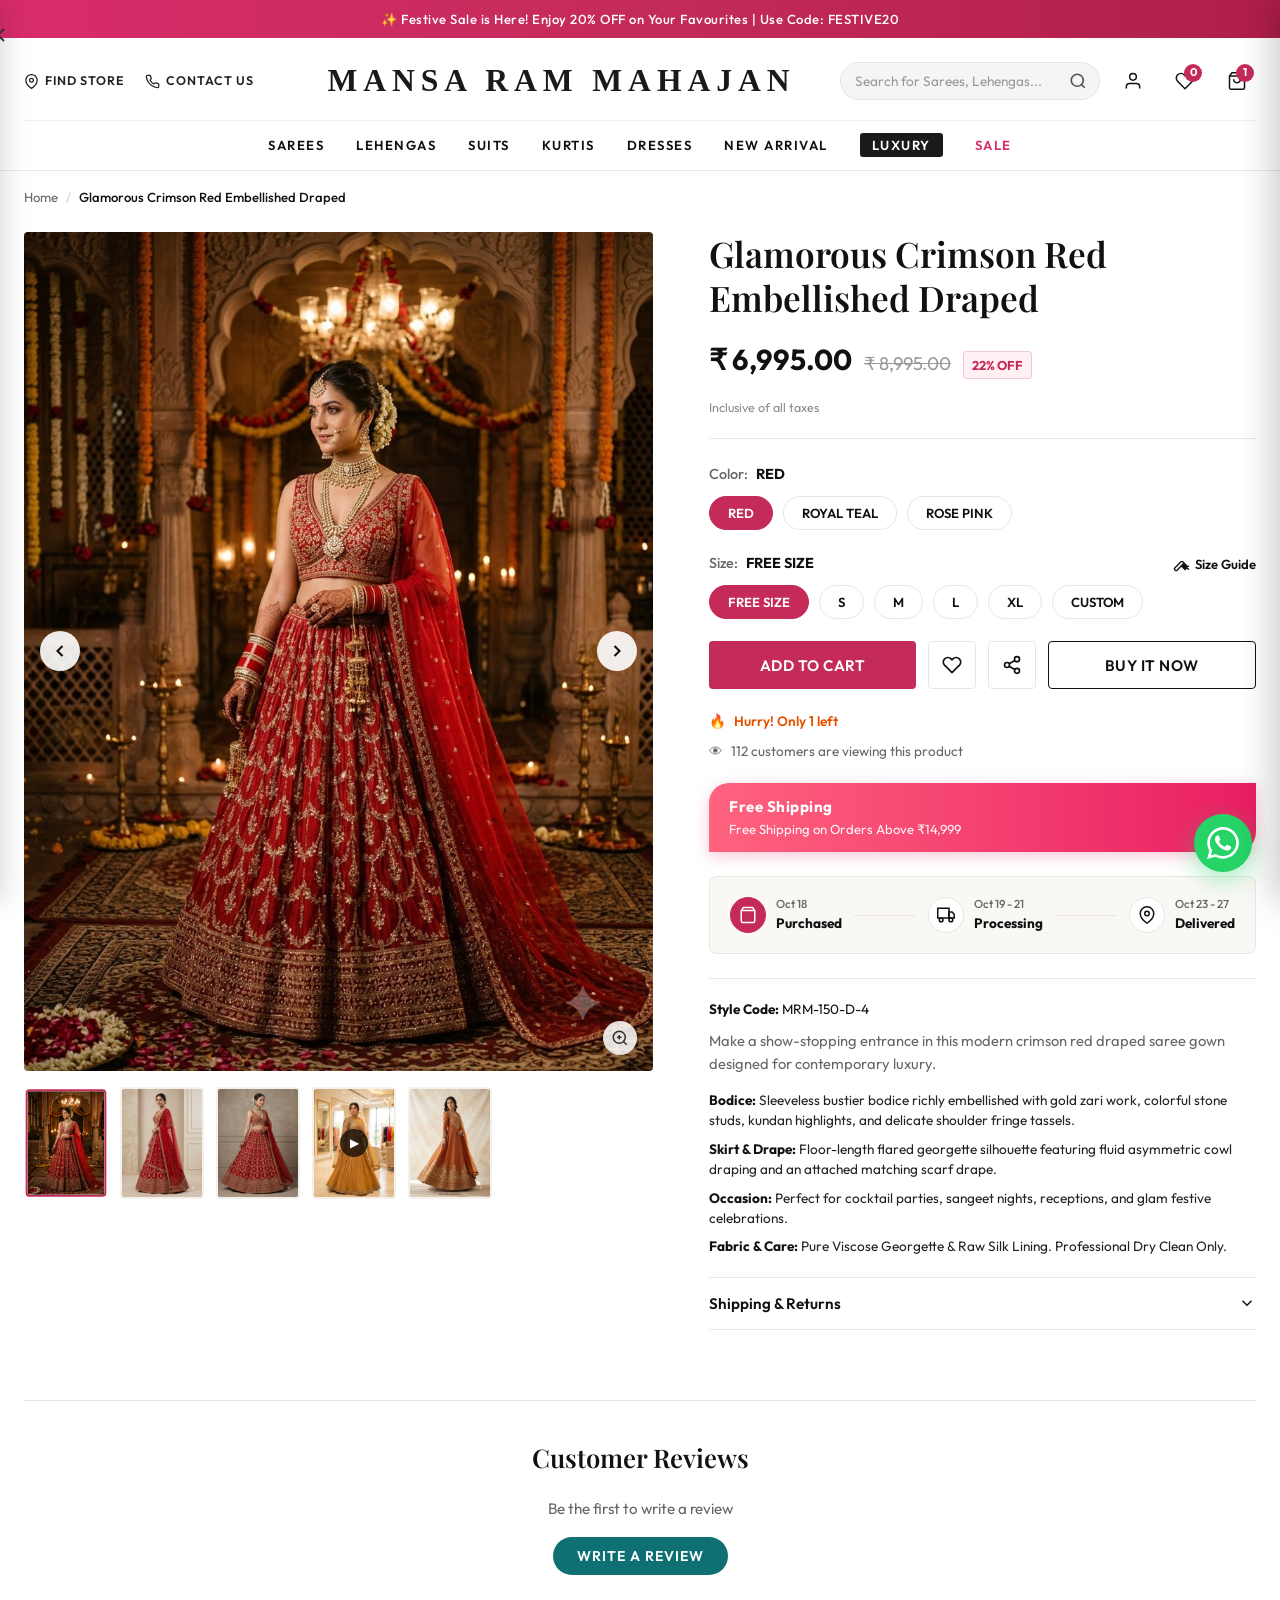
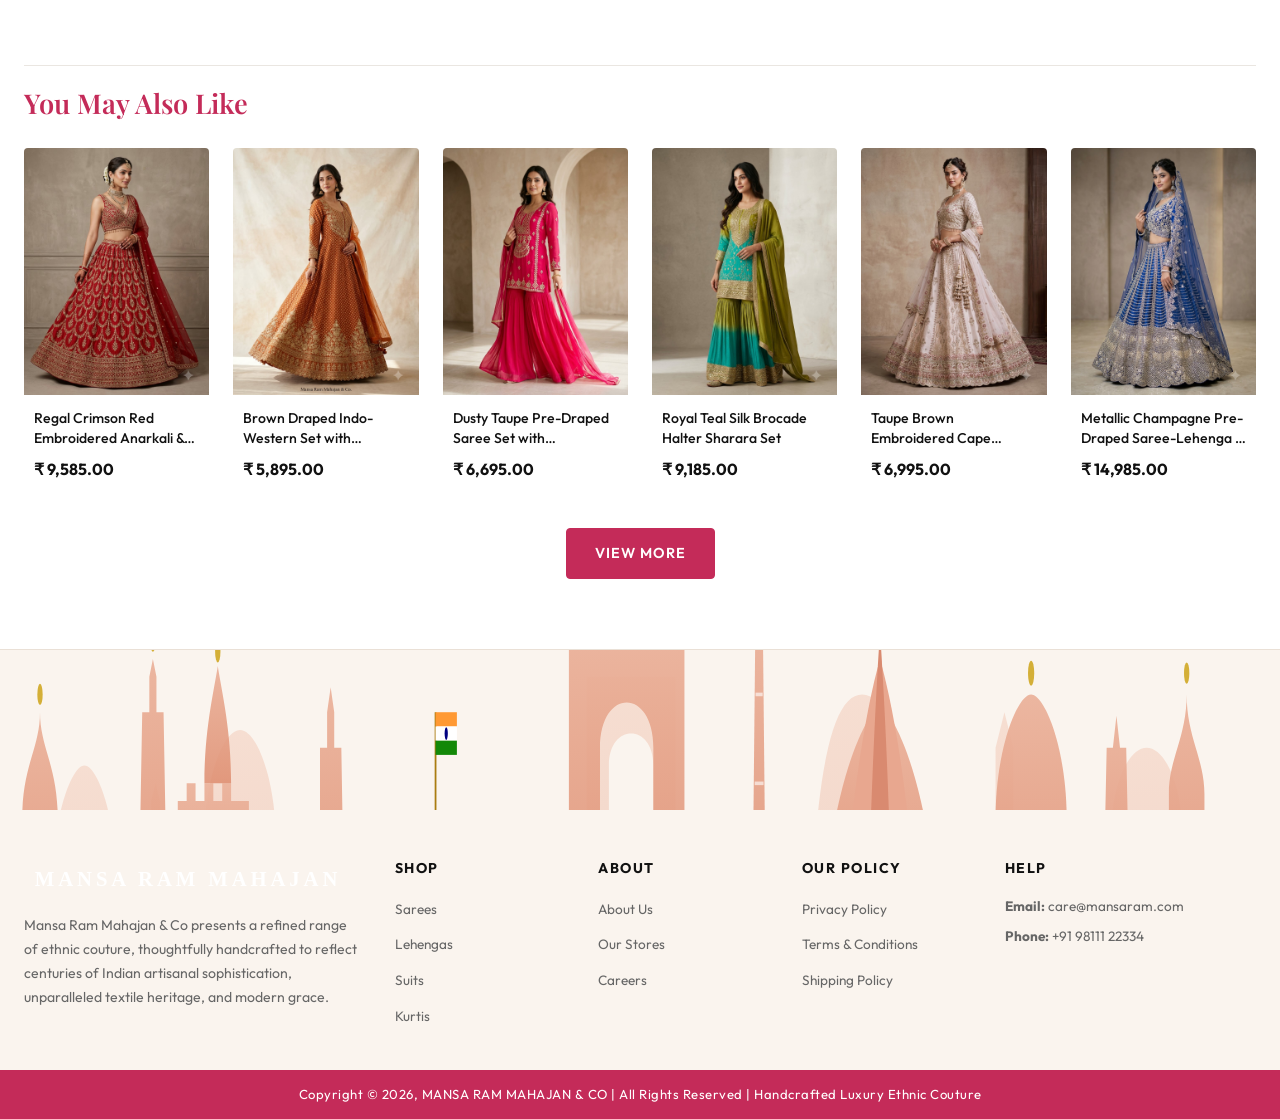
<file: preview/product.html>
<!DOCTYPE html>
<html lang="en">
<head>
  <meta charset="UTF-8">
  <meta name="viewport" content="width=device-width, initial-scale=1.0, maximum-scale=5">
  <title>Glamorous Crimson Red Embellished Draped Saree Gown | Mansa Ram Mahajan & Co</title>
  <meta name="description" content="Shop Glamorous Crimson Red Embellished Draped Saree Gown with hand-embroidered bustier and fluid georgette cowl drape. Buy now with partial online deposit at Mansa Ram Mahajan.">
  
  <!-- Google Fonts: Playfair Display + Outfit -->
  <link rel="preconnect" href="https://fonts.googleapis.com">
  <link rel="preconnect" href="https://fonts.gstatic.com" crossorigin>
  <link href="https://fonts.googleapis.com/css2?family=Outfit:wght@300;400;500;600;700&family=Playfair+Display:ital,wght@0,500;0,600;0,700;1,400&display=swap" rel="stylesheet">
  
  <!-- Stylesheets -->
  <link rel="stylesheet" href="assets/css/main.css">
  <link rel="stylesheet" href="assets/css/header.css">
  <link rel="stylesheet" href="assets/css/homepage.css">
  <link rel="stylesheet" href="assets/css/woocommerce.css">
  <link rel="stylesheet" href="assets/css/mrm-modal.css">
  <link rel="stylesheet" href="assets/css/responsive.css">
</head>
<body>

<div id="mrm-page-wrapper" class="mrm-site">

  <!-- =========================================================================
       SECTION 1: ROTATING ANNOUNCEMENT BAR
       ========================================================================= -->
  <aside class="mrm-announcement-bar" aria-label="Announcements">
    <div class="mrm-container">
      <div class="mrm-announcement-track" id="mrmAnnouncementTrack">
        <div class="mrm-announcement-slide active">
          <span class="mrm-announcement-text">✨ Festive Sale is Here! Enjoy 20% OFF on Your Favourites | Use Code: FESTIVE20</span>
        </div>
        <div class="mrm-announcement-slide">
          <span class="mrm-announcement-text">✈️ Worldwide Express Shipping Available | Free Domestic Shipping Above ₹14,999</span>
        </div>
      </div>
    </div>
  </aside>

  <!-- =========================================================================
       SECTION 2: HEADER
       ========================================================================= -->
  <header class="mrm-header" id="mrmMainHeader">
    <div class="mrm-container">
      <div class="mrm-header-top-row">
        
        <div class="mrm-header-left">
          <button class="mrm-mobile-toggle" id="mrmMobileToggle" aria-label="Open Navigation Menu">
            <svg width="24" height="24" viewBox="0 0 24 24" fill="none" stroke="currentColor" stroke-width="2" stroke-linecap="round" stroke-linejoin="round">
              <line x1="3" y1="12" x2="21" y2="12"></line>
              <line x1="3" y1="6" x2="21" y2="6"></line>
              <line x1="3" y1="18" x2="21" y2="18"></line>
            </svg>
          </button>
          <nav class="mrm-utility-nav" aria-label="Utility Links">
            <a href="index.html#mrmStoresSection" class="mrm-utility-link">
              <svg width="15" height="15" viewBox="0 0 24 24" fill="none" stroke="currentColor" stroke-width="2"><path d="M21 10c0 7-9 13-9 13s-9-6-9-13a9 9 0 0 1 18 0z"></path><circle cx="12" cy="10" r="3"></circle></svg>
              <span>FIND STORE</span>
            </a>
            <a href="tel:+919811122334" class="mrm-utility-link">
              <svg width="15" height="15" viewBox="0 0 24 24" fill="none" stroke="currentColor" stroke-width="2"><path d="M22 16.92v3a2 2 0 0 1-2.18 2 19.79 19.79 0 0 1-8.63-3.07 19.5 19.5 0 0 1-6-6 19.79 19.79 0 0 1-3.07-8.67A2 2 0 0 1 4.11 2h3a2 2 0 0 1 2 1.72 12.84 12.84 0 0 0 .7 2.81 2 2 0 0 1-.45 2.11L8.09 9.91a16 16 0 0 0 6 6l1.27-1.27a2 2 0 0 1 2.11-.45 12.84 12.84 0 0 0 2.81.7A2 2 0 0 1 22 16.92z"></path></svg>
              <span>CONTACT US</span>
            </a>
          </nav>
        </div>

        <div class="mrm-header-center">
          <a href="index.html" class="mrm-brand-logo" rel="home">
            <img src="assets/images/logo.svg" alt="Mansa Ram Mahajan" width="380" height="44">
          </a>
        </div>

        <div class="mrm-header-right">
          <div class="mrm-header-search">
            <form role="search" method="get" class="mrm-search-form" action="shop.html">
              <input type="search" class="mrm-search-field" placeholder="Search for Sarees, Lehengas..." name="s" id="mrmSearchInput">
              <button type="submit" class="mrm-search-submit" aria-label="Search">
                <svg width="18" height="18" viewBox="0 0 24 24" fill="none" stroke="currentColor" stroke-width="2.2"><circle cx="11" cy="11" r="8"></circle><line x1="21" y1="21" x2="16.65" y2="16.65"></line></svg>
              </button>
            </form>
          </div>

          <a href="#" class="mrm-icon-btn" aria-label="Account">
            <svg width="20" height="20" viewBox="0 0 24 24" fill="none" stroke="currentColor" stroke-width="1.8"><path d="M20 21v-2a4 4 0 0 0-4-4H8a4 4 0 0 0-4 4v2"></path><circle cx="12" cy="7" r="4"></circle></svg>
          </a>

          <a href="#" class="mrm-icon-btn mrm-wishlist-action" aria-label="Wishlist">
            <svg width="20" height="20" viewBox="0 0 24 24" fill="none" stroke="currentColor" stroke-width="1.8"><path d="M20.84 4.61a5.5 5.5 0 0 0-7.78 0L12 5.67l-1.06-1.06a5.5 5.5 0 0 0-7.78 7.78l1.06 1.06L12 21.23l7.78-7.78 1.06-1.06a5.5 5.5 0 0 0 0-7.78z"></path></svg>
            <span class="mrm-badge-count" id="mrmWishlistCount">0</span>
          </a>

          <a href="#" class="mrm-icon-btn mrm-cart-btn" aria-label="Shopping Bag">
            <svg width="20" height="20" viewBox="0 0 24 24" fill="none" stroke="currentColor" stroke-width="1.8"><path d="M6 2L3 6v14a2 2 0 0 0 2 2h14a2 2 0 0 0 2-2V6l-3-4z"></path><line x1="3" y1="6" x2="21" y2="6"></line><path d="M16 10a4 4 0 0 1-8 0"></path></svg>
            <span class="mrm-cart-count">1</span>
          </a>
        </div>

      </div>

      <nav class="mrm-primary-navigation" aria-label="Primary Menu">
        <ul class="mrm-nav-list">
          <li><a href="shop.html">SAREES</a></li>
          <li><a href="shop.html">LEHENGAS</a></li>
          <li><a href="shop.html">SUITS</a></li>
          <li><a href="shop.html">KURTIS</a></li>
          <li><a href="shop.html">DRESSES</a></li>
          <li><a href="shop.html">NEW ARRIVAL</a></li>
          <li><a href="shop.html" class="mrm-nav-luxury"><span>LUXURY</span></a></li>
          <li><a href="shop.html" class="mrm-nav-sale"><span>SALE</span></a></li>
        </ul>
      </nav>
    </div>
  </header>

  <!-- Mobile Navigation Drawer Overlay & Aside Panel -->
  <div class="mrm-drawer-overlay" id="mrmDrawerOverlay"></div>
  <aside class="mrm-mobile-drawer" id="mrmMobileDrawer" aria-label="Mobile Navigation Menu">
    <div class="mrm-drawer-header">
      <img src="assets/images/logo.svg" alt="Mansa Ram Mahajan" class="mrm-drawer-logo">
      <button class="mrm-drawer-close" id="mrmDrawerClose" aria-label="Close Navigation Menu">
        <svg width="24" height="24" viewBox="0 0 24 24" fill="none" stroke="currentColor" stroke-width="2">
          <line x1="18" y1="6" x2="6" y2="18"></line>
          <line x1="6" y1="6" x2="18" y2="18"></line>
        </svg>
      </button>
    </div>

    <div class="mrm-drawer-body">
      <div class="mrm-drawer-search">
        <form role="search" method="get" action="shop.html">
          <input type="search" placeholder="Search sarees, lehengas..." name="s">
          <button type="submit" aria-label="Search"><svg width="18" height="18" viewBox="0 0 24 24" fill="none" stroke="currentColor" stroke-width="2"><circle cx="11" cy="11" r="8"></circle><line x1="21" y1="21" x2="16.65" y2="16.65"></line></svg></button>
        </form>
      </div>

      <ul class="mrm-drawer-nav">
        <li><a href="shop.html">Sarees</a></li>
        <li><a href="shop.html">Lehengas</a></li>
        <li><a href="shop.html">Suits &amp; Anarkalis</a></li>
        <li><a href="shop.html">Kurtis &amp; Tunics</a></li>
        <li><a href="shop.html">Gowns &amp; Dresses</a></li>
        <li><a href="shop.html">New Arrivals 2026</a></li>
        <li><a href="shop.html" class="mrm-highlight-gold">Haute Couture Luxury</a></li>
        <li><a href="shop.html" class="mrm-highlight-pink">Festive Sale (Up to 40% Off)</a></li>
      </ul>

      <div class="mrm-drawer-footer">
        <a href="index.html#mrmStoresSection" class="mrm-drawer-link">
          <svg width="16" height="16" viewBox="0 0 24 24" fill="none" stroke="currentColor" stroke-width="2"><path d="M21 10c0 7-9 13-9 13s-9-6-9-13a9 9 0 0 1 18 0z"></path><circle cx="12" cy="10" r="3"></circle></svg>
          <span>Our Delhi NCR Stores</span>
        </a>
        <a href="tel:+919811122334" class="mrm-drawer-link">
          <svg width="16" height="16" viewBox="0 0 24 24" fill="none" stroke="currentColor" stroke-width="2"><path d="M22 16.92v3a2 2 0 0 1-2.18 2 19.79 19.79 0 0 1-8.63-3.07 19.5 19.5 0 0 1-6-6 19.79 19.79 0 0 1-3.07-8.67A2 2 0 0 1 4.11 2h3a2 2 0 0 1 2 1.72 12.84 12.84 0 0 0 .7 2.81 2 2 0 0 1-.45 2.11L8.09 9.91a16 16 0 0 0 6 6l1.27-1.27a2 2 0 0 1 2.11-.45 12.84 12.84 0 0 0 2.81.7A2 2 0 0 1 22 16.92z"></path></svg>
          <span>+91 98111 22334</span>
        </a>
      </div>
    </div>
  </aside>

  <!-- =========================================================================
       SECTION 6: PRODUCT DETAIL PAGE (Exact Match to Screenshot 2)
       ========================================================================= -->
  <main class="mrm-product-detail-page">
    <div class="mrm-container">
      
      <!-- Breadcrumbs -->
      <nav class="mrm-breadcrumbs" aria-label="Breadcrumbs">
        <a href="index.html">Home</a>
        <span class="mrm-breadcrumb-sep">/</span>
        <span class="mrm-breadcrumb-current">Glamorous Crimson Red Embellished Draped</span>
      </nav>

      <!-- Main Product Two-Column Layout -->
      <div class="mrm-product-main-grid">
        
        <!-- LEFT COLUMN: LARGE GALLERY & VIDEO -->
        <div class="mrm-gallery-column">
          <div class="mrm-gallery-wrapper">
            
            <div class="mrm-main-image-container" id="mrmMainImageContainer">
              <img src="assets/images/Woman_wearing_red_bridal_lehenga_20261015215058.jpg" alt="Glamorous Crimson Red Embellished Draped" id="mrmActiveProductImage" class="mrm-active-img" width="896" height="1200">
              
              <div class="mrm-gallery-video-wrapper" id="mrmGalleryVideoWrapper" style="display:none;">
                <video id="mrmGalleryInlineVideo" controls playsinline loop>
                  <source src="assets/video/video-product-gallery.mp4" type="video/mp4">
                </video>
              </div>

              <button class="mrm-gallery-nav-btn mrm-nav-prev" id="mrmGalleryPrev" aria-label="Previous Image">
                <svg width="20" height="20" viewBox="0 0 24 24" fill="none" stroke="currentColor" stroke-width="2.5"><polyline points="15 18 9 12 15 6"></polyline></svg>
              </button>
              <button class="mrm-gallery-nav-btn mrm-nav-next" id="mrmGalleryNext" aria-label="Next Image">
                <svg width="20" height="20" viewBox="0 0 24 24" fill="none" stroke="currentColor" stroke-width="2.5"><polyline points="9 18 15 12 9 6"></polyline></svg>
              </button>

              <span class="mrm-zoom-indicator">
                <svg width="18" height="18" viewBox="0 0 24 24" fill="none" stroke="currentColor" stroke-width="2"><circle cx="11" cy="11" r="8"></circle><line x1="21" y1="21" x2="16.65" y2="16.65"></line><line x1="11" y1="8" x2="11" y2="14"></line><line x1="8" y1="11" x2="14" y2="11"></line></svg>
              </span>
            </div>

            <!-- Thumbnails Strip -->
            <div class="mrm-thumbnails-row" id="mrmThumbnailsRow">
              <div class="mrm-thumb-item active" data-src="assets/images/Woman_wearing_red_bridal_lehenga_20261015215058.jpg" data-type="image">
                <img src="assets/images/Woman_wearing_red_bridal_lehenga_20261015215058.jpg" alt="View 1">
              </div>
              <div class="mrm-thumb-item" data-src="assets/images/Woman_modeling_red_bridal_lehenga_20261015215042.jpg" data-type="image">
                <img src="assets/images/Woman_modeling_red_bridal_lehenga_20261015215042.jpg" alt="View 2">
              </div>
              <div class="mrm-thumb-item" data-src="assets/images/Model_wearing_red_bridal_lehenga_20261015215105.jpg" data-type="image">
                <img src="assets/images/Model_wearing_red_bridal_lehenga_20261015215105.jpg" alt="View 3">
              </div>
              <div class="mrm-thumb-item mrm-thumb-video" data-video="assets/video/video-product-gallery.mp4" data-type="video">
                <img src="assets/images/Model_wearing_embroidered_outfit_20261015215056.jpg" alt="Video Lookbook">
                <span class="mrm-thumb-play-badge">▶</span>
              </div>
              <div class="mrm-thumb-item" data-src="assets/images/Model_wearing_orange_gold_lehenga_20261015215028.jpg" data-type="image">
                <img src="assets/images/Model_wearing_orange_gold_lehenga_20261015215028.jpg" alt="View 4">
              </div>
            </div>

          </div>
        </div>

        <!-- RIGHT COLUMN: PRODUCT INFO & PURCHASE -->
        <div class="mrm-product-info-column">
          
          <h1 class="mrm-single-title">Glamorous Crimson Red Embellished Draped</h1>

          <div class="mrm-single-price-box">
            <span class="mrm-main-price" id="mrmProductDisplayPrice">₹ 6,995.00</span>
            <span class="mrm-mrp-price">₹ 8,995.00</span>
            <span class="mrm-discount-pill">22% OFF</span>
            <span class="mrm-tax-note">Inclusive of all taxes</span>
          </div>

          <!-- Color Selector -->
          <div class="mrm-variation-group">
            <div class="mrm-variation-header">
              <span class="mrm-variation-label">Color:</span>
              <span class="mrm-variation-current" id="mrmSelectedColorName">RED</span>
            </div>
            <div class="mrm-color-pills" id="mrmColorPills">
              <button type="button" class="mrm-pill mrm-pill-color active" data-color="RED" data-price="6995">RED</button>
              <button type="button" class="mrm-pill mrm-pill-color" data-color="ROYAL TEAL" data-price="7295">ROYAL TEAL</button>
              <button type="button" class="mrm-pill mrm-pill-color" data-color="ROSE PINK" data-price="6995">ROSE PINK</button>
            </div>
          </div>

          <!-- Size Selector -->
          <div class="mrm-variation-group">
            <div class="mrm-variation-header">
              <span class="mrm-variation-label">Size:</span>
              <span class="mrm-variation-current" id="mrmSelectedSizeName">FREE SIZE</span>
              <button type="button" class="mrm-size-guide-trigger" id="mrmSizeGuideBtn">
                <svg width="16" height="16" viewBox="0 0 24 24" fill="none" stroke="currentColor" stroke-width="2"><path d="M21.3 15.3l-6.6-6.6a2 2 0 0 0-2.8 0L2.7 17.9a2 2 0 0 0 0 2.8l.6.6a2 2 0 0 0 2.8 0l9.2-9.2 1.4 1.4-2.8 2.8 1.4 1.4 2.8-2.8 1.4 1.4-2.8 2.8 1.4 1.4 2.8-2.8 1.4 1.4a2 2 0 0 0 2.8 0l.6-.6a2 2 0 0 0 0-2.8z"></path></svg>
                <span>Size Guide</span>
              </button>
            </div>
            <div class="mrm-size-pills" id="mrmSizePills">
              <button type="button" class="mrm-pill mrm-pill-size active" data-size="FREE SIZE">FREE SIZE</button>
              <button type="button" class="mrm-pill mrm-pill-size" data-size="S">S</button>
              <button type="button" class="mrm-pill mrm-pill-size" data-size="M">M</button>
              <button type="button" class="mrm-pill mrm-pill-size" data-size="L">L</button>
              <button type="button" class="mrm-pill mrm-pill-size" data-size="XL">XL</button>
              <button type="button" class="mrm-pill mrm-pill-size" data-size="CUSTOM">CUSTOM</button>
            </div>
          </div>

          <!-- Action Buttons Row -->
          <div class="mrm-actions-row">
            <button type="button" class="mrm-btn mrm-btn-add-cart" id="mrmAddToCartBtn">
              <span>Add to cart</span>
            </button>

            <button type="button" class="mrm-icon-action-btn mrm-wishlist-action" id="mrmProductWishlistBtn" aria-label="Add to Wishlist">
              <svg width="20" height="20" viewBox="0 0 24 24" fill="none" stroke="currentColor" stroke-width="2"><path d="M20.84 4.61a5.5 5.5 0 0 0-7.78 0L12 5.67l-1.06-1.06a5.5 5.5 0 0 0-7.78 7.78l1.06 1.06L12 21.23l7.78-7.78 1.06-1.06a5.5 5.5 0 0 0 0-7.78z"></path></svg>
            </button>

            <button type="button" class="mrm-icon-action-btn mrm-share-action" id="mrmProductShareBtn" aria-label="Share Product">
              <svg width="20" height="20" viewBox="0 0 24 24" fill="none" stroke="currentColor" stroke-width="2"><circle cx="18" cy="5" r="3"></circle><circle cx="6" cy="12" r="3"></circle><circle cx="18" cy="19" r="3"></circle><line x1="8.59" y1="13.51" x2="15.42" y2="17.49"></line><line x1="15.41" y1="6.51" x2="8.59" y2="10.49"></line></svg>
            </button>

            <!-- BUY IT NOW BUTTON (Triggers Centered Payment Options Modal) -->
            <button type="button" class="mrm-btn mrm-btn-buy-now" id="mrmBuyNowBtn" data-product-id="101" data-product-title="Glamorous Crimson Red Embellished Draped" data-product-price="6995" data-product-img="assets/images/Woman_wearing_red_bridal_lehenga_20261015215058.jpg">
              <span>Buy it now</span>
            </button>
          </div>

          <!-- Urgency & Viewers -->
          <div class="mrm-urgency-notice">
            <span class="mrm-flame-icon">🔥</span>
            <span class="mrm-urgency-text">Hurry! Only 1 left</span>
          </div>

          <div class="mrm-viewers-notice">
            <span class="mrm-eye-icon">👁</span>
            <span class="mrm-viewers-text">112 customers are viewing this product</span>
          </div>

          <!-- Free Shipping Wave Banner -->
          <div class="mrm-free-shipping-banner">
            <strong>Free Shipping</strong>
            <span>Free Shipping on Orders Above ₹14,999</span>
          </div>

          <!-- 3-Step Dynamic Delivery Timeline -->
          <div class="mrm-delivery-timeline">
            <div class="mrm-timeline-step completed">
              <div class="mrm-step-icon">
                <svg width="18" height="18" viewBox="0 0 24 24" fill="none" stroke="currentColor" stroke-width="2"><path d="M6 2L3 6v14a2 2 0 0 0 2 2h14a2 2 0 0 0 2-2V6l-3-4z"></path><line x1="3" y1="6" x2="21" y2="6"></line></svg>
              </div>
              <div class="mrm-step-text">
                <span class="mrm-step-date">Oct 18</span>
                <span class="mrm-step-title">Purchased</span>
              </div>
            </div>
            <div class="mrm-timeline-line"></div>
            <div class="mrm-timeline-step">
              <div class="mrm-step-icon">
                <svg width="18" height="18" viewBox="0 0 24 24" fill="none" stroke="currentColor" stroke-width="2"><rect x="1" y="3" width="15" height="13"></rect><polygon points="16 8 20 8 23 11 23 16 16 16 16 8"></polygon><circle cx="5.5" cy="18.5" r="2.5"></circle><circle cx="18.5" cy="18.5" r="2.5"></circle></svg>
              </div>
              <div class="mrm-step-text">
                <span class="mrm-step-date">Oct 19 - 21</span>
                <span class="mrm-step-title">Processing</span>
              </div>
            </div>
            <div class="mrm-timeline-line"></div>
            <div class="mrm-timeline-step">
              <div class="mrm-step-icon">
                <svg width="18" height="18" viewBox="0 0 24 24" fill="none" stroke="currentColor" stroke-width="2"><path d="M21 10c0 7-9 13-9 13s-9-6-9-13a9 9 0 0 1 18 0z"></path><circle cx="12" cy="10" r="3"></circle></svg>
              </div>
              <div class="mrm-step-text">
                <span class="mrm-step-date">Oct 23 - 27</span>
                <span class="mrm-step-title">Delivered</span>
              </div>
            </div>
          </div>

          <!-- Specifications -->
          <div class="mrm-product-specs">
            <p class="mrm-style-code"><strong>Style Code:</strong> MRM-150-D-4</p>
            <p class="mrm-spec-summary">
              Make a show-stopping entrance in this modern crimson red draped saree gown designed for contemporary luxury.
            </p>
            <ul class="mrm-spec-bullets">
              <li><strong>Bodice:</strong> Sleeveless bustier bodice richly embellished with gold zari work, colorful stone studs, kundan highlights, and delicate shoulder fringe tassels.</li>
              <li><strong>Skirt &amp; Drape:</strong> Floor-length flared georgette silhouette featuring fluid asymmetric cowl draping and an attached matching scarf drape.</li>
              <li><strong>Occasion:</strong> Perfect for cocktail parties, sangeet nights, receptions, and glam festive celebrations.</li>
              <li><strong>Fabric &amp; Care:</strong> Pure Viscose Georgette &amp; Raw Silk Lining. Professional Dry Clean Only.</li>
            </ul>
          </div>

          <!-- Accordion -->
          <div class="mrm-accordions-group">
            <div class="mrm-accordion-item">
              <button type="button" class="mrm-accordion-toggle" aria-expanded="false">
                <span>Shipping &amp; Returns</span>
                <svg width="18" height="18" viewBox="0 0 24 24" fill="none" stroke="currentColor" stroke-width="2"><polyline points="6 9 12 15 18 9"></polyline></svg>
              </button>
              <div class="mrm-accordion-content">
                <p>We dispatch domestic orders within 24–48 hours via premium express couriers (BlueDart / Delhivery / DTDC). Standard domestic delivery takes 3–5 business days.</p>
                <p>Worldwide shipping via DHL Express takes 5–8 business days with door-to-door tracking. We offer hassle-free 7-day exchanges on standard sized garments.</p>
              </div>
            </div>
          </div>

        </div>

      </div>

      <!-- Customer Reviews -->
      <section class="mrm-product-reviews-section">
        <div class="mrm-reviews-header-row">
          <h3>Customer Reviews</h3>
        </div>
        <div class="mrm-reviews-empty-state">
          <p>Be the first to write a review</p>
          <button type="button" class="mrm-btn mrm-btn-teal" id="mrmWriteReviewBtn">
            Write a review
          </button>
        </div>
      </section>

      <!-- You May Also Like -->
      <section class="mrm-recommended-section">
        <div class="mrm-recommended-title">
          <h2>You May Also Like</h2>
        </div>

        <div class="mrm-product-grid mrm-grid-6">
          <div class="mrm-product-card">
            <div class="mrm-product-thumb">
              <a href="product.html">
                <img src="assets/images/Model_wearing_red_bridal_lehenga_20261015215105.jpg" alt="Regal Crimson Red Embroidered Anarkali" loading="lazy">
              </a>
            </div>
            <div class="mrm-product-info">
              <h4 class="mrm-product-title"><a href="product.html">Regal Crimson Red Embroidered Anarkali &amp; Sharara Set</a></h4>
              <div class="mrm-product-price-row"><span class="mrm-price">₹ 9,585.00</span></div>
            </div>
          </div>

          <div class="mrm-product-card">
            <div class="mrm-product-thumb">
              <a href="product.html">
                <img src="assets/images/Model_wearing_orange_gold_lehenga_20261015215028.jpg" alt="Brown Draped Indo-Western Set" loading="lazy">
              </a>
            </div>
            <div class="mrm-product-info">
              <h4 class="mrm-product-title"><a href="product.html">Brown Draped Indo-Western Set with Embellished Crop Top</a></h4>
              <div class="mrm-product-price-row"><span class="mrm-price">₹ 5,895.00</span></div>
            </div>
          </div>

          <div class="mrm-product-card">
            <div class="mrm-product-thumb">
              <a href="product.html">
                <img src="assets/images/Model_posing_in_pink_outfit_20261015215033.jpg" alt="Dusty Taupe Pre-Draped Saree Set" loading="lazy">
              </a>
            </div>
            <div class="mrm-product-info">
              <h4 class="mrm-product-title"><a href="product.html">Dusty Taupe Pre-Draped Saree Set with Embroidered Waist Drape</a></h4>
              <div class="mrm-product-price-row"><span class="mrm-price">₹ 6,695.00</span></div>
            </div>
          </div>

          <div class="mrm-product-card">
            <div class="mrm-product-thumb">
              <a href="product.html">
                <img src="assets/images/Model_wearing_teal_outfit_20261015215017.jpg" alt="Royal Teal Silk Brocade Halter Sharara Set" loading="lazy">
              </a>
            </div>
            <div class="mrm-product-info">
              <h4 class="mrm-product-title"><a href="product.html">Royal Teal Silk Brocade Halter Sharara Set</a></h4>
              <div class="mrm-product-price-row"><span class="mrm-price">₹ 9,185.00</span></div>
            </div>
          </div>

          <div class="mrm-product-card">
            <div class="mrm-product-thumb">
              <a href="product.html">
                <img src="assets/images/Model_posing_in_lehenga_choli_20261015215038.jpg" alt="Taupe Brown Embroidered Cape Lehenga Set" loading="lazy">
              </a>
            </div>
            <div class="mrm-product-info">
              <h4 class="mrm-product-title"><a href="product.html">Taupe Brown Embroidered Cape Lehenga Set</a></h4>
              <div class="mrm-product-price-row"><span class="mrm-price">₹ 6,995.00</span></div>
            </div>
          </div>

          <div class="mrm-product-card">
            <div class="mrm-product-thumb">
              <a href="product.html">
                <img src="assets/images/Female_model_wearing_blue_lehenga_20261015215044.jpg" alt="Metallic Champagne Pre-Draped Saree-Lehenga" loading="lazy">
              </a>
            </div>
            <div class="mrm-product-info">
              <h4 class="mrm-product-title"><a href="product.html">Metallic Champagne Pre-Draped Saree-Lehenga &amp; Corset Set</a></h4>
              <div class="mrm-product-price-row"><span class="mrm-price">₹ 14,985.00</span></div>
            </div>
          </div>
        </div>

        <div class="mrm-recommended-action">
          <a href="shop.html" class="mrm-btn mrm-btn-primary mrm-btn-pink">View More</a>
        </div>
      </section>

    </div>
  </main>

  <!-- =========================================================================
       SECTION 7: CRITICAL BUY NOW PAYMENT-OPTIONS POPUP (Screenshot 3)
       ========================================================================= -->
  <div class="mrm-modal-backdrop mrm-split-modal-backdrop" id="mrmSplitPaymentModal" style="display:none;" aria-hidden="true" role="dialog" aria-modal="true">
    <div class="mrm-split-modal-dialog">
      
      <!-- Left Summary Panel -->
      <div class="mrm-split-summary-panel">
        <div class="mrm-split-brand-header">
          <span class="mrm-brand-crest">✦</span>
          <span class="mrm-brand-name">MANSA RAM MAHAJAN &amp; CO</span>
        </div>

        <div class="mrm-split-product-card">
          <div class="mrm-split-thumb-box">
            <img src="assets/images/Woman_wearing_red_bridal_lehenga_20261015215058.jpg" alt="Product" id="mrmModalProductThumb">
          </div>
          <div class="mrm-split-product-meta">
            <h4 id="mrmModalProductTitle">Glamorous Crimson Red Embellished Draped</h4>
            <div class="mrm-split-variations">
              <span class="mrm-split-var-tag">Color: <strong id="mrmModalVarColor">RED</strong></span>
              <span class="mrm-split-var-tag">Size: <strong id="mrmModalVarSize">FREE SIZE</strong></span>
            </div>
            <div class="mrm-split-qty-row">
              <span>Qty: <strong id="mrmModalQtyDisplay">1</strong></span>
            </div>
            <div class="mrm-split-price-display">
              <span class="mrm-split-label">Total Amount</span>
              <span class="mrm-split-total-amount" id="mrmModalTotalDisplay">₹ 6,995.00</span>
            </div>
          </div>
        </div>

        <div class="mrm-split-perks">
          <div class="mrm-split-perk-item">
            <span>✓ 100% Genuine Handcrafted Fabric</span>
          </div>
          <div class="mrm-split-perk-item">
            <span>✓ Express Courier Tracking Included</span>
          </div>
          <div class="mrm-split-perk-item">
            <span>✓ Flexible 7-Day Hassle-Free Exchange</span>
          </div>
        </div>
      </div>

      <!-- Right Payment Options Panel -->
      <div class="mrm-split-options-panel">
        
        <div class="mrm-split-panel-header">
          <h3>Choose Your Payment Option</h3>
          <button type="button" class="mrm-split-close-btn" id="mrmSplitModalClose" aria-label="Close modal">
            <svg width="22" height="22" viewBox="0 0 24 24" fill="none" stroke="currentColor" stroke-width="2"><line x1="18" y1="6" x2="6" y2="18"></line><line x1="6" y1="6" x2="18" y2="18"></line></svg>
          </button>
        </div>

        <div class="mrm-split-choices-list" id="mrmSplitChoicesList">
          
          <!-- Option 1: Partial Deposit (Online: ₹199, COD: ₹6,796) -->
          <label class="mrm-choice-card active" data-option="opt1">
            <input type="radio" name="mrm_payment_choice" value="opt1" checked>
            <div class="mrm-choice-radio-visual"></div>
            <div class="mrm-choice-content">
              <div class="mrm-choice-header-row">
                <span class="mrm-choice-title">Pay Token Deposit Online</span>
                <span class="mrm-choice-badge">Popular</span>
              </div>
              <div class="mrm-choice-breakdown">
                <div class="mrm-amount-line">
                  <span>Pay Online Now:</span>
                  <strong class="mrm-amount-highlight" id="mrmOpt1Deposit">₹ 199.00</strong>
                </div>
                <div class="mrm-amount-line mrm-amount-sub">
                  <span>Balance on Cash on Delivery:</span>
                  <span id="mrmOpt1Remaining">₹ 6,796.00</span>
                </div>
              </div>
            </div>
          </label>

          <!-- Option 2: Higher Partial Deposit (Online: ₹299, COD: ₹6,696) -->
          <label class="mrm-choice-card" data-option="opt2">
            <input type="radio" name="mrm_payment_choice" value="opt2">
            <div class="mrm-choice-radio-visual"></div>
            <div class="mrm-choice-content">
              <div class="mrm-choice-header-row">
                <span class="mrm-choice-title">Pay Part-Payment Online</span>
              </div>
              <div class="mrm-choice-breakdown">
                <div class="mrm-amount-line">
                  <span>Pay Online Now:</span>
                  <strong class="mrm-amount-highlight" id="mrmOpt2Deposit">₹ 299.00</strong>
                </div>
                <div class="mrm-amount-line mrm-amount-sub">
                  <span>Balance on Cash on Delivery:</span>
                  <span id="mrmOpt2Remaining">₹ 6,696.00</span>
                </div>
              </div>
            </div>
          </label>

          <!-- Option 3: Full Online Payment (Online: ₹6,995, COD: ₹0) -->
          <label class="mrm-choice-card" data-option="opt3">
            <input type="radio" name="mrm_payment_choice" value="opt3">
            <div class="mrm-choice-radio-visual"></div>
            <div class="mrm-choice-content">
              <div class="mrm-choice-header-row">
                <span class="mrm-choice-title">Full Online Payment</span>
                <span class="mrm-choice-badge mrm-badge-green">Fastest Dispatch</span>
              </div>
              <div class="mrm-choice-breakdown">
                <div class="mrm-amount-line">
                  <span>Total Payable Now:</span>
                  <strong class="mrm-amount-highlight" id="mrmOpt3Deposit">₹ 6,995.00</strong>
                </div>
                <div class="mrm-amount-line mrm-amount-sub">
                  <span>Balance on Delivery:</span>
                  <span>₹ 0.00 (Zero COD hassle)</span>
                </div>
              </div>
            </div>
          </label>

        </div>

        <!-- Continue Button -->
        <div class="mrm-split-action-wrap">
          <button type="button" class="mrm-btn mrm-btn-continue-pay" id="mrmContinuePaymentBtn">
            <span class="mrm-btn-text">Continue to Payment</span>
            <span class="mrm-btn-spinner" style="display:none;"></span>
          </button>
        </div>

        <!-- Trust Badges -->
        <div class="mrm-split-trust-footer">
          <div class="mrm-trust-row">
            <svg width="16" height="16" viewBox="0 0 24 24" fill="none" stroke="#25D366" stroke-width="2"><path d="M12 22s8-4 8-10V5l-8-3-8 3v7c0 6 8 10 8 10z"></path></svg>
            <span>100% Bank Grade 256-bit SSL Encrypted Payment</span>
          </div>
          <div class="mrm-payment-icons-row">
            <span class="mrm-pay-tag">UPI (GPay / PhonePe / Paytm)</span>
            <span class="mrm-pay-tag">Debit &amp; Credit Cards</span>
            <span class="mrm-pay-tag">NetBanking</span>
          </div>
        </div>

      </div>

    </div>
  </div>

  <!-- Size Guide Modal -->
  <div class="mrm-modal-backdrop" id="mrmSizeGuideModal" style="display:none;" aria-hidden="true" role="dialog">
    <div class="mrm-size-guide-dialog">
      <div class="mrm-size-guide-header">
        <h3>Mansa Ram Mahajan Size &amp; Measurement Guide</h3>
        <button class="mrm-modal-close-btn" id="mrmSizeGuideClose" aria-label="Close Size Guide">
          <svg width="22" height="22" viewBox="0 0 24 24" fill="none" stroke="currentColor" stroke-width="2"><line x1="18" y1="6" x2="6" y2="18"></line><line x1="6" y1="6" x2="18" y2="18"></line></svg>
        </button>
      </div>
      <div class="mrm-size-guide-body">
        <p class="mrm-size-guide-note">All measurements are in inches. Custom tailoring and bridal blouse stitching is available upon request.</p>
        <div class="mrm-table-responsive">
          <table class="mrm-size-table">
            <thead>
              <tr>
                <th>Size</th>
                <th>Bust (Inches)</th>
                <th>Waist (Inches)</th>
                <th>Hip (Inches)</th>
                <th>Blouse Length</th>
              </tr>
            </thead>
            <tbody>
              <tr><td><strong>XS</strong></td><td>32 - 33</td><td>26 - 27</td><td>35 - 36</td><td>14</td></tr>
              <tr><td><strong>S</strong></td><td>34 - 35</td><td>28 - 29</td><td>37 - 38</td><td>14.5</td></tr>
              <tr><td><strong>M</strong></td><td>36 - 37</td><td>30 - 31</td><td>39 - 40</td><td>15</td></tr>
              <tr><td><strong>L</strong></td><td>38 - 40</td><td>32 - 34</td><td>41 - 43</td><td>15.5</td></tr>
              <tr><td><strong>XL</strong></td><td>41 - 43</td><td>35 - 37</td><td>44 - 46</td><td>16</td></tr>
              <tr><td><strong>FREE SIZE</strong></td><td>Adjustable (34-42)</td><td>Adjustable (28-36)</td><td>Flared / Free</td><td>15</td></tr>
            </tbody>
          </table>
        </div>
        <div class="mrm-size-guide-cta">
          <span>Need help finding your exact fit?</span>
          <a href="https://wa.me/919811122334" class="mrm-btn mrm-btn-primary" target="_blank">Chat with Stylist</a>
        </div>
      </div>
    </div>
  </div>

  <!-- Footer -->
  <footer class="mrm-footer" id="mrmFooter">
    <div class="mrm-footer-skyline-wrapper">
      <img src="assets/images/skyline.svg" alt="Delhi Heritage Monuments Skyline" class="mrm-footer-skyline" width="1440" height="180" loading="lazy">
    </div>

    <div class="mrm-footer-main">
      <div class="mrm-container">
        <div class="mrm-footer-grid">
          <div class="mrm-footer-col mrm-footer-brand">
            <a href="index.html" class="mrm-footer-logo-link">
              <img src="assets/images/logo.svg" alt="Mansa Ram Mahajan" class="mrm-footer-logo" width="340" height="40">
            </a>
            <p class="mrm-footer-desc">
              Mansa Ram Mahajan &amp; Co presents a refined range of ethnic couture, thoughtfully handcrafted to reflect centuries of Indian artisanal sophistication, unparalleled textile heritage, and modern grace.
            </p>
          </div>
          <div class="mrm-footer-col">
            <h4 class="mrm-footer-title">SHOP</h4>
            <ul class="mrm-footer-links">
              <li><a href="shop.html">Sarees</a></li>
              <li><a href="shop.html">Lehengas</a></li>
              <li><a href="shop.html">Suits</a></li>
              <li><a href="shop.html">Kurtis</a></li>
            </ul>
          </div>
          <div class="mrm-footer-col">
            <h4 class="mrm-footer-title">ABOUT</h4>
            <ul class="mrm-footer-links">
              <li><a href="#">About Us</a></li>
              <li><a href="#">Our Stores</a></li>
              <li><a href="#">Careers</a></li>
            </ul>
          </div>
          <div class="mrm-footer-col">
            <h4 class="mrm-footer-title">OUR POLICY</h4>
            <ul class="mrm-footer-links">
              <li><a href="#">Privacy Policy</a></li>
              <li><a href="#">Terms &amp; Conditions</a></li>
              <li><a href="#">Shipping Policy</a></li>
            </ul>
          </div>
          <div class="mrm-footer-col mrm-footer-contact">
            <h4 class="mrm-footer-title">HELP</h4>
            <div class="mrm-contact-info">
              <p><strong>Email:</strong> care@mansaram.com</p>
              <p><strong>Phone:</strong> +91 98111 22334</p>
            </div>
          </div>
        </div>
      </div>
    </div>

    <div class="mrm-footer-bottom">
      <div class="mrm-container">
        <p class="mrm-copyright">
          Copyright © 2026, MANSA RAM MAHAJAN &amp; CO | All Rights Reserved | Handcrafted Luxury Ethnic Couture
        </p>
      </div>
    </div>
  </footer>

  <!-- Floating WhatsApp -->
  <a href="https://wa.me/919811122334" class="mrm-whatsapp-float" target="_blank" rel="noopener noreferrer" aria-label="Chat on WhatsApp">
    <svg width="32" height="32" viewBox="0 0 24 24" fill="#FFFFFF"><path d="M.057 24l1.687-6.163c-1.041-1.804-1.588-3.849-1.587-5.946.003-6.556 5.338-11.891 11.893-11.891 3.181.001 6.167 1.24 8.413 3.488 2.245 2.248 3.481 5.236 3.48 8.414-.003 6.557-5.338 11.892-11.893 11.892-1.99-.001-3.951-.5-5.688-1.448l-6.305 1.654zm6.597-3.807c1.676.995 3.276 1.591 5.392 1.592 5.448 0 9.886-4.434 9.889-9.885.002-5.462-4.415-9.89-9.881-9.892-5.452 0-9.887 4.434-9.889 9.884-.001 2.225.651 3.891 1.746 5.634l-.999 3.648 3.742-.981zm11.387-5.464c-.074-.124-.272-.198-.57-.347-.297-.149-1.758-.868-2.031-.967-.272-.099-.47-.149-.669.149-.198.297-.768.967-.941 1.165-.173.198-.347.223-.644.074-.297-.149-1.255-.462-2.39-1.475-.883-.788-1.48-1.761-1.653-2.059-.173-.297-.018-.458.13-.606.134-.133.297-.347.446-.521.151-.172.2-.296.3-.495.099-.198.05-.372-.025-.521-.075-.148-.669-1.611-.916-2.206-.242-.579-.487-.501-.669-.51l-.57-.01c-.198 0-.52.074-.792.372s-1.04 1.016-1.04 2.479 1.065 2.876 1.213 3.074c.149.198 2.095 3.2 5.076 4.487.709.306 1.263.489 1.694.626.712.226 1.36.194 1.872.118.571-.085 1.758-.719 2.006-1.413.248-.695.248-1.29.173-1.414z"/></svg>
  </a>

  <!-- =========================================================================
       SLIDE-IN CART DRAWER (RIGHT SIDE)
       ========================================================================= -->
  <div class="mrm-cart-overlay" id="mrmCartOverlay"></div>
  <aside class="mrm-cart-drawer" id="mrmCartDrawer" aria-label="Shopping Bag">
    <div class="mrm-cart-header">
      <div class="mrm-cart-title-wrap">
        <h3 class="mrm-cart-title">SHOPPING BAG</h3>
        <span class="mrm-cart-count-badge" id="mrmCartDrawerCountBadge">1 item</span>
      </div>
      <button class="mrm-cart-close" id="mrmCartClose" aria-label="Close Shopping Bag">
        <svg width="22" height="22" viewBox="0 0 24 24" fill="none" stroke="currentColor" stroke-width="2">
          <line x1="18" y1="6" x2="6" y2="18"></line>
          <line x1="6" y1="6" x2="18" y2="18"></line>
        </svg>
      </button>
    </div>

    <!-- Free Shipping Progress Bar -->
    <div class="mrm-shipping-bar-wrapper" id="mrmShippingBarWrapper">
      <div class="mrm-shipping-bar-text" id="mrmShippingBarText">
        <span>Add <strong>₹ 8,004.00</strong> more to unlock <strong>FREE Express Shipping</strong>!</span>
      </div>
      <div class="mrm-shipping-progress">
        <div class="mrm-shipping-progress-fill" id="mrmShippingProgressFill" style="width: 47%;"></div>
      </div>
    </div>

    <!-- Drawer Body -->
    <div class="mrm-cart-body" id="mrmCartBody">
      <div class="mrm-cart-items" id="mrmCartItemsList"></div>

      <!-- Empty State -->
      <div class="mrm-cart-empty" id="mrmCartEmpty" style="display:none;">
        <div class="mrm-cart-empty-icon">
          <svg width="56" height="56" viewBox="0 0 24 24" fill="none" stroke="#C42B59" stroke-width="1.5">
            <path d="M6 2L3 6v14a2 2 0 0 0 2 2h14a2 2 0 0 0 2-2V6l-3-4z"></path>
            <line x1="3" y1="6" x2="21" y2="6"></line>
            <path d="M16 10a4 4 0 0 1-8 0"></path>
          </svg>
        </div>
        <h4>Your Shopping Bag is Empty</h4>
        <p>Indulge in our exquisite handcrafted bridal lehengas, silk sarees, and festive designer suits.</p>
        <a href="shop.html" class="mrm-btn mrm-btn-primary">EXPLORE NEW ARRIVALS</a>
      </div>

      <!-- Cross-Sell Section -->
      <div class="mrm-cross-sell-section" id="mrmCrossSellSection">
        <div class="mrm-cross-sell-header">
          <span class="mrm-cross-sell-badge">RECOMMENDED PAIRING</span>
          <h4 class="mrm-cross-sell-title">Complete Your Royal Look</h4>
        </div>
        <div class="mrm-cross-sell-list">
          <div class="mrm-cross-card">
            <div class="mrm-cross-thumb">
              <img src="assets/images/Female_model_wearing_blue_lehenga_20261015215044.jpg" alt="Zari Silk Dupatta">
            </div>
            <div class="mrm-cross-meta">
              <h5>Royal Gold Zari Silk Dupatta</h5>
              <div class="mrm-cross-price">₹ 1,895.00</div>
            </div>
            <button type="button" class="mrm-cross-add-btn" data-id="901" data-title="Royal Gold Zari Silk Dupatta" data-price="1895" data-color="GOLD" data-size="FREE SIZE" data-img="assets/images/Female_model_wearing_blue_lehenga_20261015215044.jpg">
              <span>+ Add</span>
            </button>
          </div>

          <div class="mrm-cross-card">
            <div class="mrm-cross-thumb">
              <img src="assets/images/Model_posing_in_lehenga_choli_20261015215038.jpg" alt="Velvet Embroidered Potli Bag">
            </div>
            <div class="mrm-cross-meta">
              <h5>Velvet Handcrafted Potli Bag</h5>
              <div class="mrm-cross-price">₹ 1,295.00</div>
            </div>
            <button type="button" class="mrm-cross-add-btn" data-id="902" data-title="Velvet Handcrafted Potli Bag" data-price="1295" data-color="MAROON" data-size="STANDARD" data-img="assets/images/Model_posing_in_lehenga_choli_20261015215038.jpg">
              <span>+ Add</span>
            </button>
          </div>
        </div>
      </div>
    </div>

    <!-- Drawer Footer -->
    <div class="mrm-cart-footer" id="mrmCartFooter">
      <div class="mrm-cart-subtotal-row">
        <span class="mrm-subtotal-label">Subtotal</span>
        <span class="mrm-subtotal-value" id="mrmCartSubtotalVal">₹ 6,995.00</span>
      </div>
      <div class="mrm-cart-tax-notice">Taxes included. Free domestic courier delivery.</div>
      
      <div class="mrm-cart-actions">
        <button type="button" class="mrm-btn mrm-btn-primary mrm-btn-checkout" id="mrmCheckoutBtn">
          <span>CONTINUE TO CHECKOUT</span>
          <svg width="18" height="18" viewBox="0 0 24 24" fill="none" stroke="currentColor" stroke-width="2.2"><line x1="5" y1="12" x2="19" y2="12"></line><polyline points="12 5 19 12 12 19"></polyline></svg>
        </button>
      </div>

      <div class="mrm-cart-split-badge" id="mrmCartSplitTrigger">
        <span>✨ Or Pay only <strong>₹199 token deposit</strong> now &amp; balance on delivery</span>
      </div>

      <div class="mrm-cart-trust-row">
        <span>🔒 256-Bit SSL Encrypted</span>
        <span>📦 Insured Delivery</span>
        <span>↩ 7-Day Easy Exchange</span>
      </div>
    </div>
  </aside>

</div>

<!-- Scripts -->
<script src="assets/js/main.js"></script>
<script src="assets/js/gallery.js"></script>
<script src="assets/js/mrm-modal.js"></script>
</body>
</html>
</file>
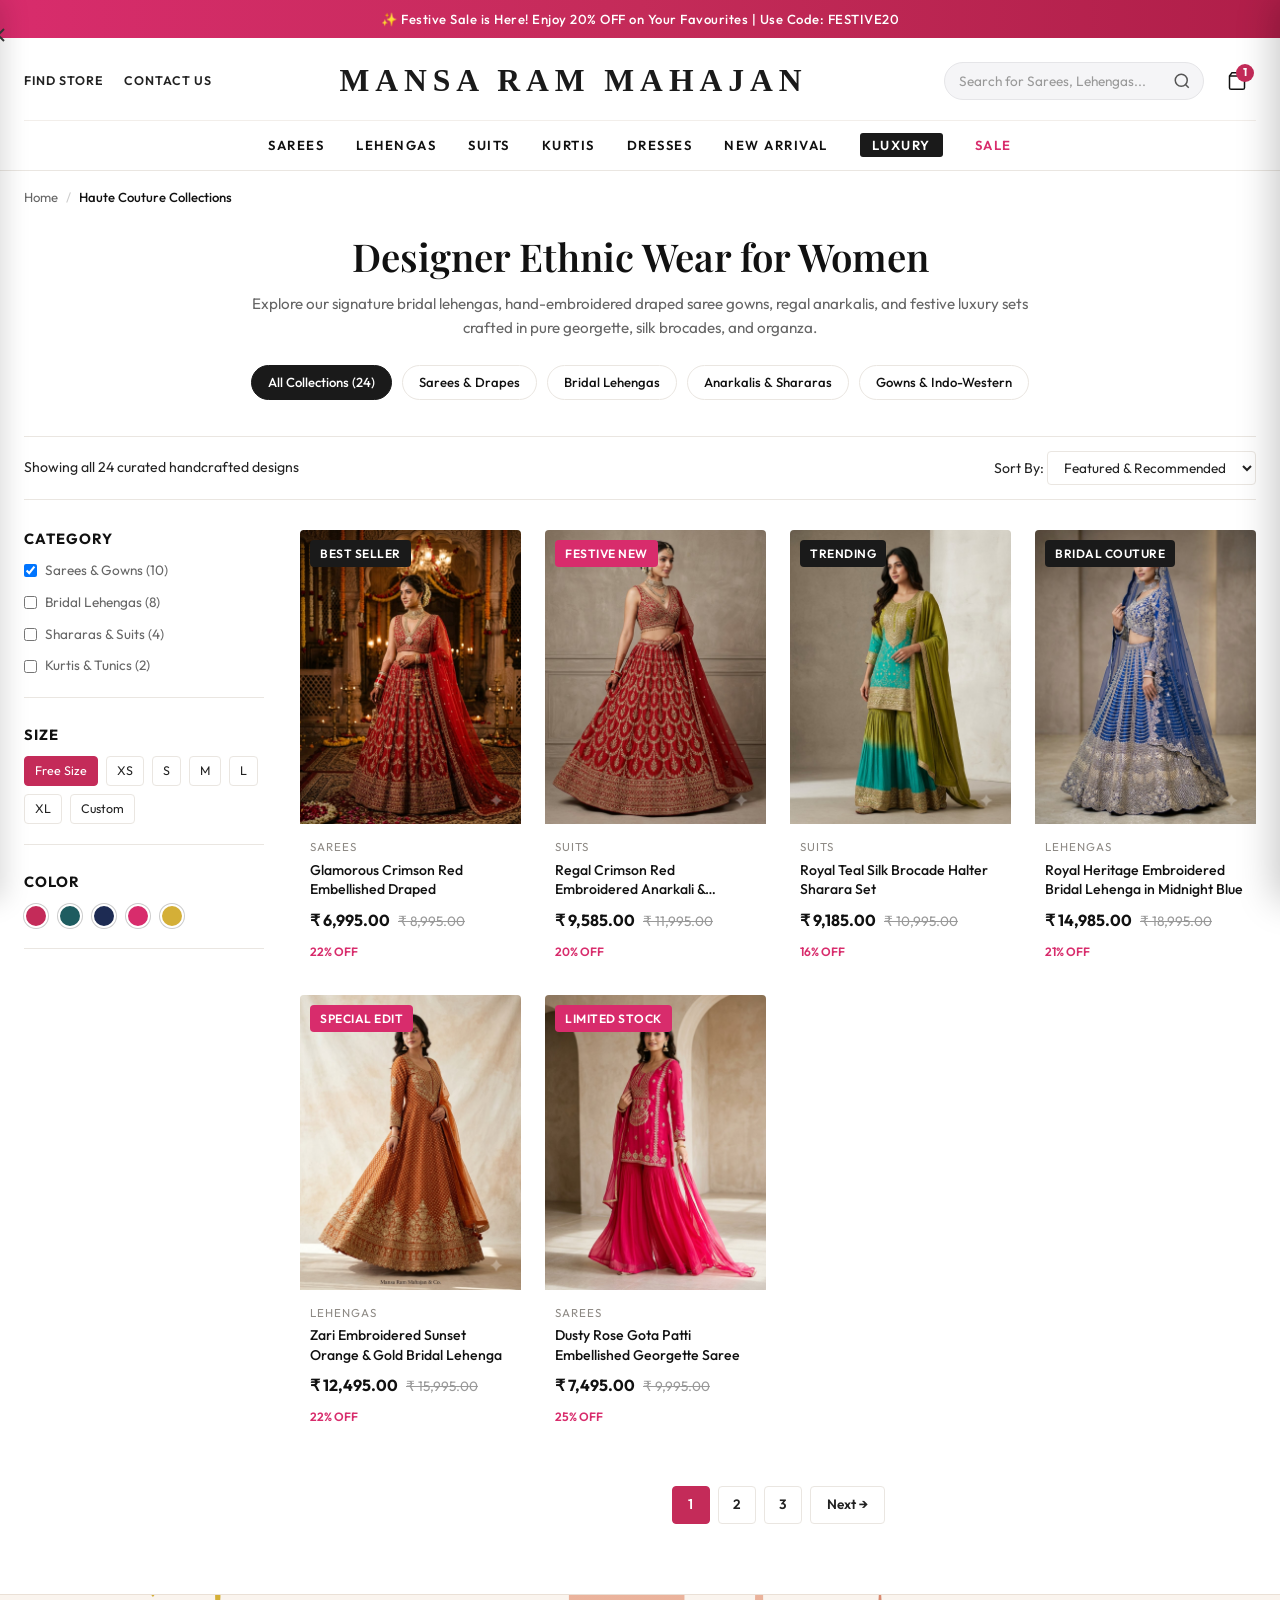
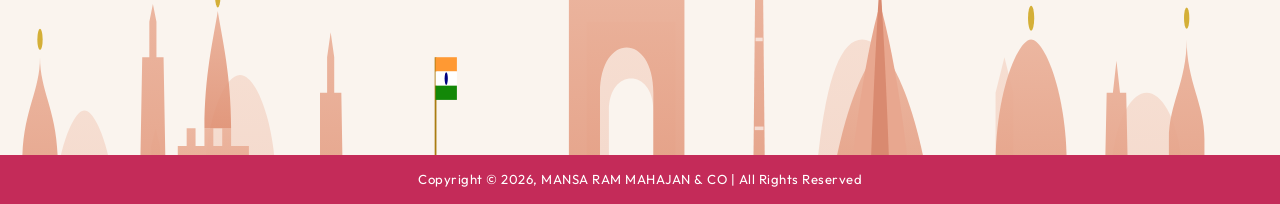
<file: preview/shop.html>
<!DOCTYPE html>
<html lang="en">
<head>
  <meta charset="UTF-8">
  <meta name="viewport" content="width=device-width, initial-scale=1.0, maximum-scale=5">
  <title>Designer Ethnic Wear for Women | Mansa Ram Mahajan & Co</title>
  <meta name="description" content="Shop the latest traditional designer sarees, bridal & party wear lehengas, dresses, gowns & kurtis at Mansa Ram Mahajan & Co.">
  
  <!-- Google Fonts: Playfair Display + Outfit -->
  <link rel="preconnect" href="https://fonts.googleapis.com">
  <link rel="preconnect" href="https://fonts.gstatic.com" crossorigin>
  <link href="https://fonts.googleapis.com/css2?family=Outfit:wght@300;400;500;600;700&family=Playfair+Display:ital,wght@0,500;0,600;0,700;1,400&display=swap" rel="stylesheet">
  
  <!-- Stylesheets -->
  <link rel="stylesheet" href="assets/css/main.css">
  <link rel="stylesheet" href="assets/css/header.css">
  <link rel="stylesheet" href="assets/css/homepage.css">
  <link rel="stylesheet" href="assets/css/woocommerce.css">
  <link rel="stylesheet" href="assets/css/responsive.css">
</head>
<body>

<div id="mrm-page-wrapper" class="mrm-site">

  <!-- SECTION 1: ANNOUNCEMENT BAR -->
  <aside class="mrm-announcement-bar">
    <div class="mrm-container">
      <div class="mrm-announcement-track">
        <div class="mrm-announcement-slide active">
          <span class="mrm-announcement-text">✨ Festive Sale is Here! Enjoy 20% OFF on Your Favourites | Use Code: FESTIVE20</span>
        </div>
      </div>
    </div>
  </aside>

  <!-- SECTION 2: HEADER -->
  <header class="mrm-header" id="mrmMainHeader">
    <div class="mrm-container">
      <div class="mrm-header-top-row">
        <div class="mrm-header-left">
          <button class="mrm-mobile-toggle" id="mrmMobileToggle" aria-label="Open Navigation Menu">
            <svg width="24" height="24" viewBox="0 0 24 24" fill="none" stroke="currentColor" stroke-width="2"><line x1="3" y1="12" x2="21" y2="12"></line><line x1="3" y1="6" x2="21" y2="6"></line><line x1="3" y1="18" x2="21" y2="18"></line></svg>
          </button>
          <nav class="mrm-utility-nav">
            <a href="index.html#mrmStoresSection" class="mrm-utility-link"><span>FIND STORE</span></a>
            <a href="tel:+919811122334" class="mrm-utility-link"><span>CONTACT US</span></a>
          </nav>
        </div>
        <div class="mrm-header-center">
          <a href="index.html" class="mrm-brand-logo">
            <img src="assets/images/logo.svg" alt="Mansa Ram Mahajan" width="380" height="44">
          </a>
        </div>
        <div class="mrm-header-right">
          <div class="mrm-header-search">
            <form role="search" method="get" class="mrm-search-form" action="shop.html">
              <input type="search" class="mrm-search-field" placeholder="Search for Sarees, Lehengas..." name="s">
              <button type="submit" class="mrm-search-submit"><svg width="18" height="18" viewBox="0 0 24 24" fill="none" stroke="currentColor" stroke-width="2"><circle cx="11" cy="11" r="8"></circle><line x1="21" y1="21" x2="16.65" y2="16.65"></line></svg></button>
            </form>
          </div>
          <a href="product.html" class="mrm-icon-btn mrm-cart-btn"><svg width="20" height="20" viewBox="0 0 24 24" fill="none" stroke="currentColor" stroke-width="1.8"><path d="M6 2L3 6v14a2 2 0 0 0 2 2h14a2 2 0 0 0 2-2V6l-3-4z"></path><line x1="3" y1="6" x2="21" y2="6"></line></svg><span class="mrm-cart-count">1</span></a>
        </div>
      </div>
      <nav class="mrm-primary-navigation">
        <ul class="mrm-nav-list">
          <li><a href="shop.html">SAREES</a></li>
          <li><a href="shop.html">LEHENGAS</a></li>
          <li><a href="shop.html">SUITS</a></li>
          <li><a href="shop.html">KURTIS</a></li>
          <li><a href="shop.html">DRESSES</a></li>
          <li><a href="shop.html">NEW ARRIVAL</a></li>
          <li><a href="shop.html" class="mrm-nav-luxury"><span>LUXURY</span></a></li>
          <li><a href="shop.html" class="mrm-nav-sale"><span>SALE</span></a></li>
        </ul>
      </nav>
    </div>
  </header>

  <!-- Mobile Navigation Drawer Overlay & Aside Panel -->
  <div class="mrm-drawer-overlay" id="mrmDrawerOverlay"></div>
  <aside class="mrm-mobile-drawer" id="mrmMobileDrawer" aria-label="Mobile Navigation Menu">
    <div class="mrm-drawer-header">
      <img src="assets/images/logo.svg" alt="Mansa Ram Mahajan" class="mrm-drawer-logo">
      <button class="mrm-drawer-close" id="mrmDrawerClose" aria-label="Close Navigation Menu">
        <svg width="24" height="24" viewBox="0 0 24 24" fill="none" stroke="currentColor" stroke-width="2">
          <line x1="18" y1="6" x2="6" y2="18"></line>
          <line x1="6" y1="6" x2="18" y2="18"></line>
        </svg>
      </button>
    </div>

    <div class="mrm-drawer-body">
      <div class="mrm-drawer-search">
        <form role="search" method="get" action="shop.html">
          <input type="search" placeholder="Search sarees, lehengas..." name="s">
          <button type="submit" aria-label="Search"><svg width="18" height="18" viewBox="0 0 24 24" fill="none" stroke="currentColor" stroke-width="2"><circle cx="11" cy="11" r="8"></circle><line x1="21" y1="21" x2="16.65" y2="16.65"></line></svg></button>
        </form>
      </div>

      <ul class="mrm-drawer-nav">
        <li><a href="shop.html">Sarees</a></li>
        <li><a href="shop.html">Lehengas</a></li>
        <li><a href="shop.html">Suits &amp; Anarkalis</a></li>
        <li><a href="shop.html">Kurtis &amp; Tunics</a></li>
        <li><a href="shop.html">Gowns &amp; Dresses</a></li>
        <li><a href="shop.html">New Arrivals 2026</a></li>
        <li><a href="shop.html" class="mrm-highlight-gold">Haute Couture Luxury</a></li>
        <li><a href="shop.html" class="mrm-highlight-pink">Festive Sale (Up to 40% Off)</a></li>
      </ul>

      <div class="mrm-drawer-footer">
        <a href="index.html#mrmStoresSection" class="mrm-drawer-link">
          <svg width="16" height="16" viewBox="0 0 24 24" fill="none" stroke="currentColor" stroke-width="2"><path d="M21 10c0 7-9 13-9 13s-9-6-9-13a9 9 0 0 1 18 0z"></path><circle cx="12" cy="10" r="3"></circle></svg>
          <span>Our Delhi NCR Stores</span>
        </a>
        <a href="tel:+919811122334" class="mrm-drawer-link">
          <svg width="16" height="16" viewBox="0 0 24 24" fill="none" stroke="currentColor" stroke-width="2"><path d="M22 16.92v3a2 2 0 0 1-2.18 2 19.79 19.79 0 0 1-8.63-3.07 19.5 19.5 0 0 1-6-6 19.79 19.79 0 0 1-3.07-8.67A2 2 0 0 1 4.11 2h3a2 2 0 0 1 2 1.72 12.84 12.84 0 0 0 .7 2.81 2 2 0 0 1-.45 2.11L8.09 9.91a16 16 0 0 0 6 6l1.27-1.27a2 2 0 0 1 2.11-.45 12.84 12.84 0 0 0 2.81.7A2 2 0 0 1 22 16.92z"></path></svg>
          <span>+91 98111 22334</span>
        </a>
      </div>
    </div>
  </aside>

  <!-- CATALOG CONTENT -->
  <main class="mrm-catalog-page">
    <div class="mrm-container">
      
      <nav class="mrm-breadcrumbs">
        <a href="index.html">Home</a>
        <span class="mrm-breadcrumb-sep">/</span>
        <span class="mrm-breadcrumb-current">Haute Couture Collections</span>
      </nav>

      <div class="mrm-catalog-header">
        <h1 class="mrm-catalog-title">Designer Ethnic Wear for Women</h1>
        <p class="mrm-catalog-desc">
          Explore our signature bridal lehengas, hand-embroidered draped saree gowns, regal anarkalis, and festive luxury sets crafted in pure georgette, silk brocades, and organza.
        </p>

        <div class="mrm-subcategory-pills">
          <a href="shop.html" class="mrm-subcat-pill active">All Collections (24)</a>
          <a href="shop.html" class="mrm-subcat-pill">Sarees &amp; Drapes</a>
          <a href="shop.html" class="mrm-subcat-pill">Bridal Lehengas</a>
          <a href="shop.html" class="mrm-subcat-pill">Anarkalis &amp; Shararas</a>
          <a href="shop.html" class="mrm-subcat-pill">Gowns &amp; Indo-Western</a>
        </div>
      </div>

      <div class="mrm-catalog-controls">
        <div class="mrm-catalog-count">
          <span>Showing all 24 curated handcrafted designs</span>
        </div>
        <div class="mrm-catalog-sorting">
          <label for="mrmCatalogSort">Sort By:</label>
          <select id="mrmCatalogSort" class="mrm-sort-select">
            <option value="featured">Featured &amp; Recommended</option>
            <option value="price-low">Price: Low to High</option>
            <option value="price-high">Price: High to Low</option>
            <option value="newest">New Arrivals 2026</option>
          </select>
        </div>
      </div>

      <div class="mrm-catalog-layout">
        
        <aside class="mrm-filter-sidebar">
          <div class="mrm-filter-group">
            <h4 class="mrm-filter-title">Category</h4>
            <ul class="mrm-filter-list">
              <li><label><input type="checkbox" checked> <span>Sarees &amp; Gowns (10)</span></label></li>
              <li><label><input type="checkbox"> <span>Bridal Lehengas (8)</span></label></li>
              <li><label><input type="checkbox"> <span>Shararas &amp; Suits (4)</span></label></li>
              <li><label><input type="checkbox"> <span>Kurtis &amp; Tunics (2)</span></label></li>
            </ul>
          </div>

          <div class="mrm-filter-group">
            <h4 class="mrm-filter-title">Size</h4>
            <div class="mrm-filter-pills">
              <span class="mrm-filter-pill active">Free Size</span>
              <span class="mrm-filter-pill">XS</span>
              <span class="mrm-filter-pill">S</span>
              <span class="mrm-filter-pill">M</span>
              <span class="mrm-filter-pill">L</span>
              <span class="mrm-filter-pill">XL</span>
              <span class="mrm-filter-pill">Custom</span>
            </div>
          </div>

          <div class="mrm-filter-group">
            <h4 class="mrm-filter-title">Color</h4>
            <div class="mrm-filter-colors">
              <span class="mrm-color-dot" style="background:#C42B59;" title="Crimson Red"></span>
              <span class="mrm-color-dot" style="background:#1E5C60;" title="Teal"></span>
              <span class="mrm-color-dot" style="background:#1D2B53;" title="Midnight Blue"></span>
              <span class="mrm-color-dot" style="background:#D82C6C;" title="Rani Pink"></span>
              <span class="mrm-color-dot" style="background:#D4AF37;" title="Gold / Marigold"></span>
            </div>
          </div>
        </aside>

        <div class="mrm-catalog-products">
          <div class="mrm-product-grid mrm-grid-4">
            
            <div class="mrm-product-card">
              <div class="mrm-product-thumb">
                <span class="mrm-badge mrm-badge-luxury">Best Seller</span>
                <a href="product.html">
                  <img src="assets/images/Woman_wearing_red_bridal_lehenga_20261015215058.jpg" alt="Crimson Red Draped Saree" class="mrm-main-img" loading="lazy">
                  <img src="assets/images/Woman_modeling_red_bridal_lehenga_20261015215042.jpg" alt="Crimson Red Draped Saree" class="mrm-hover-img" loading="lazy">
                </a>
                <div class="mrm-product-quick-actions">
                  <a href="product.html" class="mrm-quick-btn">Quick View</a>
                </div>
              </div>
              <div class="mrm-product-info">
                <span class="mrm-product-category">Sarees</span>
                <h3 class="mrm-product-title"><a href="product.html">Glamorous Crimson Red Embellished Draped</a></h3>
                <div class="mrm-product-price-row">
                  <span class="mrm-price">₹ 6,995.00</span>
                  <span class="mrm-regular-price">₹ 8,995.00</span>
                  <span class="mrm-discount">22% OFF</span>
                </div>
              </div>
            </div>

            <div class="mrm-product-card">
              <div class="mrm-product-thumb">
                <span class="mrm-badge mrm-badge-sale">Festive New</span>
                <a href="product.html">
                  <img src="assets/images/Model_wearing_red_bridal_lehenga_20261015215105.jpg" alt="Regal Crimson Red Embroidered Anarkali" class="mrm-main-img" loading="lazy">
                  <img src="assets/images/Model_wearing_embroidered_outfit_20261015215056.jpg" alt="Regal Crimson Red Embroidered Anarkali" class="mrm-hover-img" loading="lazy">
                </a>
                <div class="mrm-product-quick-actions">
                  <a href="product.html" class="mrm-quick-btn">Quick View</a>
                </div>
              </div>
              <div class="mrm-product-info">
                <span class="mrm-product-category">Suits</span>
                <h3 class="mrm-product-title"><a href="product.html">Regal Crimson Red Embroidered Anarkali &amp; Sharara Set</a></h3>
                <div class="mrm-product-price-row">
                  <span class="mrm-price">₹ 9,585.00</span>
                  <span class="mrm-regular-price">₹ 11,995.00</span>
                  <span class="mrm-discount">20% OFF</span>
                </div>
              </div>
            </div>

            <div class="mrm-product-card">
              <div class="mrm-product-thumb">
                <span class="mrm-badge mrm-badge-luxury">Trending</span>
                <a href="product.html">
                  <img src="assets/images/Model_wearing_teal_outfit_20261015215017.jpg" alt="Royal Teal Silk Brocade Halter Sharara Set" class="mrm-main-img" loading="lazy">
                  <img src="assets/images/Model_wearing_traditional_outfit_20261015215051.jpg" alt="Royal Teal Silk Brocade Halter Sharara Set" class="mrm-hover-img" loading="lazy">
                </a>
                <div class="mrm-product-quick-actions">
                  <a href="product.html" class="mrm-quick-btn">Quick View</a>
                </div>
              </div>
              <div class="mrm-product-info">
                <span class="mrm-product-category">Suits</span>
                <h3 class="mrm-product-title"><a href="product.html">Royal Teal Silk Brocade Halter Sharara Set</a></h3>
                <div class="mrm-product-price-row">
                  <span class="mrm-price">₹ 9,185.00</span>
                  <span class="mrm-regular-price">₹ 10,995.00</span>
                  <span class="mrm-discount">16% OFF</span>
                </div>
              </div>
            </div>

            <div class="mrm-product-card">
              <div class="mrm-product-thumb">
                <span class="mrm-badge mrm-badge-luxury">Bridal Couture</span>
                <a href="product.html">
                  <img src="assets/images/Female_model_wearing_blue_lehenga_20261015215044.jpg" alt="Royal Heritage Embroidered Bridal Lehenga" class="mrm-main-img" loading="lazy">
                  <img src="assets/images/Model_wearing_blue_lehenga_20261015215049.jpg" alt="Royal Heritage Embroidered Bridal Lehenga" class="mrm-hover-img" loading="lazy">
                </a>
                <div class="mrm-product-quick-actions">
                  <a href="product.html" class="mrm-quick-btn">Quick View</a>
                </div>
              </div>
              <div class="mrm-product-info">
                <span class="mrm-product-category">Lehengas</span>
                <h3 class="mrm-product-title"><a href="product.html">Royal Heritage Embroidered Bridal Lehenga in Midnight Blue</a></h3>
                <div class="mrm-product-price-row">
                  <span class="mrm-price">₹ 14,985.00</span>
                  <span class="mrm-regular-price">₹ 18,995.00</span>
                  <span class="mrm-discount">21% OFF</span>
                </div>
              </div>
            </div>

            <div class="mrm-product-card">
              <div class="mrm-product-thumb">
                <span class="mrm-badge mrm-badge-sale">Special Edit</span>
                <a href="product.html">
                  <img src="assets/images/Model_wearing_orange_gold_lehenga_20261015215028.jpg" alt="Sunset Orange Gold Lehenga" class="mrm-main-img" loading="lazy">
                  <img src="assets/images/Model_posing_in_lehenga_choli_20261015215038.jpg" alt="Sunset Orange Gold Lehenga" class="mrm-hover-img" loading="lazy">
                </a>
                <div class="mrm-product-quick-actions">
                  <a href="product.html" class="mrm-quick-btn">Quick View</a>
                </div>
              </div>
              <div class="mrm-product-info">
                <span class="mrm-product-category">Lehengas</span>
                <h3 class="mrm-product-title"><a href="product.html">Zari Embroidered Sunset Orange &amp; Gold Bridal Lehenga</a></h3>
                <div class="mrm-product-price-row">
                  <span class="mrm-price">₹ 12,495.00</span>
                  <span class="mrm-regular-price">₹ 15,995.00</span>
                  <span class="mrm-discount">22% OFF</span>
                </div>
              </div>
            </div>

            <div class="mrm-product-card">
              <div class="mrm-product-thumb">
                <span class="mrm-badge mrm-badge-sale">Limited Stock</span>
                <a href="product.html">
                  <img src="assets/images/Model_posing_in_pink_outfit_20261015215033.jpg" alt="Dusty Rose Gota Patti Saree" class="mrm-main-img" loading="lazy">
                  <img src="assets/images/Model_wearing_lehenga_choli_20261015215046.jpg" alt="Dusty Rose Gota Patti Saree" class="mrm-hover-img" loading="lazy">
                </a>
                <div class="mrm-product-quick-actions">
                  <a href="product.html" class="mrm-quick-btn">Quick View</a>
                </div>
              </div>
              <div class="mrm-product-info">
                <span class="mrm-product-category">Sarees</span>
                <h3 class="mrm-product-title"><a href="product.html">Dusty Rose Gota Patti Embellished Georgette Saree</a></h3>
                <div class="mrm-product-price-row">
                  <span class="mrm-price">₹ 7,495.00</span>
                  <span class="mrm-regular-price">₹ 9,995.00</span>
                  <span class="mrm-discount">25% OFF</span>
                </div>
              </div>
            </div>

          </div>

          <div class="mrm-pagination">
            <span class="mrm-page-num current">1</span>
            <a href="#" class="mrm-page-num">2</a>
            <a href="#" class="mrm-page-num">3</a>
            <a href="#" class="mrm-page-next">Next →</a>
          </div>
        </div>

      </div>

    </div>
  </main>

  <!-- FOOTER -->
  <footer class="mrm-footer">
    <div class="mrm-footer-skyline-wrapper">
      <img src="assets/images/skyline.svg" alt="Skyline" class="mrm-footer-skyline" width="1440" height="180">
    </div>
    <div class="mrm-footer-bottom">
      <div class="mrm-container">
        <p class="mrm-copyright">Copyright © 2026, MANSA RAM MAHAJAN &amp; CO | All Rights Reserved</p>
      </div>
    </div>
  </footer>

  <!-- =========================================================================
       SLIDE-IN CART DRAWER (RIGHT SIDE)
       ========================================================================= -->
  <div class="mrm-cart-overlay" id="mrmCartOverlay"></div>
  <aside class="mrm-cart-drawer" id="mrmCartDrawer" aria-label="Shopping Bag">
    <div class="mrm-cart-header">
      <div class="mrm-cart-title-wrap">
        <h3 class="mrm-cart-title">SHOPPING BAG</h3>
        <span class="mrm-cart-count-badge" id="mrmCartDrawerCountBadge">1 item</span>
      </div>
      <button class="mrm-cart-close" id="mrmCartClose" aria-label="Close Shopping Bag">
        <svg width="22" height="22" viewBox="0 0 24 24" fill="none" stroke="currentColor" stroke-width="2">
          <line x1="18" y1="6" x2="6" y2="18"></line>
          <line x1="6" y1="6" x2="18" y2="18"></line>
        </svg>
      </button>
    </div>

    <!-- Free Shipping Progress Bar -->
    <div class="mrm-shipping-bar-wrapper" id="mrmShippingBarWrapper">
      <div class="mrm-shipping-bar-text" id="mrmShippingBarText">
        <span>Add <strong>₹ 8,004.00</strong> more to unlock <strong>FREE Express Shipping</strong>!</span>
      </div>
      <div class="mrm-shipping-progress">
        <div class="mrm-shipping-progress-fill" id="mrmShippingProgressFill" style="width: 47%;"></div>
      </div>
    </div>

    <!-- Drawer Body -->
    <div class="mrm-cart-body" id="mrmCartBody">
      <div class="mrm-cart-items" id="mrmCartItemsList"></div>

      <!-- Empty State -->
      <div class="mrm-cart-empty" id="mrmCartEmpty" style="display:none;">
        <div class="mrm-cart-empty-icon">
          <svg width="56" height="56" viewBox="0 0 24 24" fill="none" stroke="#C42B59" stroke-width="1.5">
            <path d="M6 2L3 6v14a2 2 0 0 0 2 2h14a2 2 0 0 0 2-2V6l-3-4z"></path>
            <line x1="3" y1="6" x2="21" y2="6"></line>
            <path d="M16 10a4 4 0 0 1-8 0"></path>
          </svg>
        </div>
        <h4>Your Shopping Bag is Empty</h4>
        <p>Indulge in our exquisite handcrafted bridal lehengas, silk sarees, and festive designer suits.</p>
        <a href="shop.html" class="mrm-btn mrm-btn-primary">EXPLORE NEW ARRIVALS</a>
      </div>

      <!-- Cross-Sell Section -->
      <div class="mrm-cross-sell-section" id="mrmCrossSellSection">
        <div class="mrm-cross-sell-header">
          <span class="mrm-cross-sell-badge">RECOMMENDED PAIRING</span>
          <h4 class="mrm-cross-sell-title">Complete Your Royal Look</h4>
        </div>
        <div class="mrm-cross-sell-list">
          <div class="mrm-cross-card">
            <div class="mrm-cross-thumb">
              <img src="assets/images/Female_model_wearing_blue_lehenga_20261015215044.jpg" alt="Zari Silk Dupatta">
            </div>
            <div class="mrm-cross-meta">
              <h5>Royal Gold Zari Silk Dupatta</h5>
              <div class="mrm-cross-price">₹ 1,895.00</div>
            </div>
            <button type="button" class="mrm-cross-add-btn" data-id="901" data-title="Royal Gold Zari Silk Dupatta" data-price="1895" data-color="GOLD" data-size="FREE SIZE" data-img="assets/images/Female_model_wearing_blue_lehenga_20261015215044.jpg">
              <span>+ Add</span>
            </button>
          </div>

          <div class="mrm-cross-card">
            <div class="mrm-cross-thumb">
              <img src="assets/images/Model_posing_in_lehenga_choli_20261015215038.jpg" alt="Velvet Embroidered Potli Bag">
            </div>
            <div class="mrm-cross-meta">
              <h5>Velvet Handcrafted Potli Bag</h5>
              <div class="mrm-cross-price">₹ 1,295.00</div>
            </div>
            <button type="button" class="mrm-cross-add-btn" data-id="902" data-title="Velvet Handcrafted Potli Bag" data-price="1295" data-color="MAROON" data-size="STANDARD" data-img="assets/images/Model_posing_in_lehenga_choli_20261015215038.jpg">
              <span>+ Add</span>
            </button>
          </div>
        </div>
      </div>
    </div>

    <!-- Drawer Footer -->
    <div class="mrm-cart-footer" id="mrmCartFooter">
      <div class="mrm-cart-subtotal-row">
        <span class="mrm-subtotal-label">Subtotal</span>
        <span class="mrm-subtotal-value" id="mrmCartSubtotalVal">₹ 6,995.00</span>
      </div>
      <div class="mrm-cart-tax-notice">Taxes included. Free domestic courier delivery.</div>
      
      <div class="mrm-cart-actions">
        <button type="button" class="mrm-btn mrm-btn-primary mrm-btn-checkout" id="mrmCheckoutBtn">
          <span>CONTINUE TO CHECKOUT</span>
          <svg width="18" height="18" viewBox="0 0 24 24" fill="none" stroke="currentColor" stroke-width="2.2"><line x1="5" y1="12" x2="19" y2="12"></line><polyline points="12 5 19 12 12 19"></polyline></svg>
        </button>
      </div>

      <div class="mrm-cart-split-badge" id="mrmCartSplitTrigger">
        <span>✨ Or Pay only <strong>₹199 token deposit</strong> now &amp; balance on delivery</span>
      </div>

      <div class="mrm-cart-trust-row">
        <span>🔒 256-Bit SSL Encrypted</span>
        <span>📦 Insured Delivery</span>
        <span>↩ 7-Day Easy Exchange</span>
      </div>
    </div>
  </aside>

</div>

<script src="assets/js/main.js"></script>
</body>
</html>
</file>
<file: preview/assets/css/main.css>
/*
Theme Name: Mansa Ram Mahajan & Co
Theme URI: https://mansaram.com/
Author: Mansa Ram Mahajan & Co
Author URI: https://mansaram.com/
Description: A bespoke, luxury women's ethnic couture and fashion e-commerce WordPress theme built exclusively for Mansa Ram Mahajan & Co with deep WooCommerce integration, editorial campaign layouts, interactive product galleries, and custom partial/split-payment flows.
Version: 1.0.0
Requires at least: 6.0
Tested up to: 6.7
Requires PHP: 7.4
License: Proprietary
License URI: https://mansaram.com/license
Text Domain: mansa-ram-mahajan
Tags: e-commerce, luxury, fashion, woocommerce, responsive-layout, block-patterns, custom-menu, featured-images, theme-options

-----------------------------------------------------------------------------------
Mansa Ram Mahajan & Co — Master Stylesheet & Design Tokens
-----------------------------------------------------------------------------------
*/

:root {
  /* Brand Color Palette */
  --color-primary: #C42B59;           /* Refined Royal Rose Crimson */
  --color-primary-hover: #A01D44;     /* Deeper Crimson for Hovers */
  --color-primary-light: #FFF0F4;     /* Delicate Rose Wash */
  --color-secondary: #1A1A1A;         /* Rich Onyx Black for Luxury Highlights */
  --color-secondary-hover: #333333;
  --color-gold: #D4AF37;              /* Heritage Gold Accent */
  --color-gold-dark: #AA7C11;
  --color-gold-light: #FDF6E8;
  --color-accent-sale: #D82C6C;       /* Festive Pink for Sale Labels */
  --color-urgency: #E65100;           /* Flame Orange for Scarcity Alerts */
  --color-success: #25D366;           /* Emerald WhatsApp & Verified Tag */
  
  /* Neutrals */
  --color-bg-body: #FFFFFF;
  --color-bg-light: #FAF8F5;          /* Warm Ivory Background for Editorial Sections */
  --color-bg-alt: #F6F4F0;            /* Soft Neutral for Section Collages */
  --color-bg-card: #FFFFFF;
  --color-border: #EAE6E1;            /* Subtle Warm Border */
  --color-border-dark: #D6D0C7;
  
  /* Typography */
  --color-text-main: #222222;
  --color-text-heading: #111111;
  --color-text-muted: #666666;
  --color-text-light: #8E8A85;
  
  --font-serif: 'Playfair Display', 'Cormorant Garamond', Georgia, 'Times New Roman', serif;
  --font-sans: 'Outfit', 'Plus Jakarta Sans', -apple-system, BlinkMacSystemFont, 'Segoe UI', Roboto, sans-serif;
  
  /* Layout & Spacing */
  --container-max-width: 1440px;
  --container-narrow: 1180px;
  --header-height: 84px;
  --announcement-height: 38px;
  --radius-sm: 4px;
  --radius-md: 8px;
  --radius-lg: 16px;
  --radius-full: 9999px;
  
  /* Shadows */
  --shadow-sm: 0 2px 8px rgba(0, 0, 0, 0.04);
  --shadow-md: 0 4px 20px rgba(0, 0, 0, 0.08);
  --shadow-lg: 0 12px 40px rgba(0, 0, 0, 0.12);
  --shadow-modal: 0 24px 60px rgba(0, 0, 0, 0.25);
  
  /* Transitions */
  --transition-fast: 0.2s cubic-bezier(0.2, 0.8, 0.2, 1);
  --transition-normal: 0.3s cubic-bezier(0.2, 0.8, 0.2, 1);
  --transition-smooth: 0.5s cubic-bezier(0.16, 1, 0.3, 1);
}

/* Base Reset & Box Sizing */
*, *::before, *::after {
  box-sizing: border-box;
  margin: 0;
  padding: 0;
}

html {
  font-size: 16px;
  scroll-behavior: smooth;
  -webkit-text-size-adjust: 100%;
}

body {
  font-family: var(--font-sans);
  background-color: var(--color-bg-body);
  color: var(--color-text-main);
  line-height: 1.6;
  font-weight: 400;
  overflow-x: hidden;
  -webkit-font-smoothing: antialiased;
  -moz-osx-font-smoothing: grayscale;
}

img, video {
  max-width: 100%;
  height: auto;
  display: block;
}

a {
  color: inherit;
  text-decoration: none;
  transition: color var(--transition-fast);
}

button, input, select, textarea {
  font-family: inherit;
  font-size: inherit;
  color: inherit;
  border: none;
  outline: none;
  background: none;
}

button {
  cursor: pointer;
}

ul, ol {
  list-style: none;
}

/* Headings */
h1, h2, h3, h4, h5, h6 {
  font-family: var(--font-serif);
  color: var(--color-text-heading);
  font-weight: 600;
  line-height: 1.25;
}

/* Container */
.mrm-container {
  width: 100%;
  max-width: var(--container-max-width);
  margin: 0 auto;
  padding-left: 24px;
  padding-right: 24px;
}

.mrm-container-narrow {
  width: 100%;
  max-width: var(--container-narrow);
  margin: 0 auto;
  padding-left: 20px;
  padding-right: 20px;
}

/* Section Header Typography */
.mrm-section-title {
  text-align: center;
  margin-bottom: 36px;
}

.mrm-section-title h2 {
  font-size: 2rem;
  letter-spacing: 2px;
  text-transform: uppercase;
  color: var(--color-text-heading);
  position: relative;
  display: inline-block;
  padding-bottom: 12px;
}

.mrm-section-title h2::after {
  content: '';
  position: absolute;
  bottom: 0;
  left: 50%;
  transform: translateX(-50%);
  width: 48px;
  height: 2px;
  background-color: var(--color-primary);
}

.mrm-section-title p {
  color: var(--color-text-muted);
  font-size: 0.95rem;
  margin-top: 8px;
  letter-spacing: 0.5px;
}

/* Buttons */
.mrm-btn {
  display: inline-flex;
  align-items: center;
  justify-content: center;
  gap: 8px;
  padding: 13px 28px;
  font-family: var(--font-sans);
  font-size: 0.9rem;
  font-weight: 600;
  letter-spacing: 1px;
  text-transform: uppercase;
  border-radius: var(--radius-sm);
  transition: all var(--transition-fast);
  cursor: pointer;
}

.mrm-btn-primary {
  background-color: var(--color-primary);
  color: #FFFFFF;
  border: 1px solid var(--color-primary);
}

.mrm-btn-primary:hover {
  background-color: var(--color-primary-hover);
  border-color: var(--color-primary-hover);
  color: #FFFFFF;
  transform: translateY(-1px);
  box-shadow: 0 4px 12px rgba(196, 43, 89, 0.25);
}

.mrm-btn-outline {
  background-color: transparent;
  color: var(--color-secondary);
  border: 1px solid var(--color-secondary);
}

.mrm-btn-outline:hover {
  background-color: var(--color-secondary);
  color: #FFFFFF;
}

.mrm-btn-white {
  background-color: #FFFFFF;
  color: var(--color-secondary);
  border: 1px solid var(--color-border);
}

.mrm-btn-white:hover {
  background-color: var(--color-secondary);
  color: #FFFFFF;
  border-color: var(--color-secondary);
}

/* Badges */
.mrm-badge {
  display: inline-block;
  padding: 4px 10px;
  font-size: 0.75rem;
  font-weight: 600;
  letter-spacing: 0.5px;
  text-transform: uppercase;
  border-radius: var(--radius-sm);
}

.mrm-badge-sale {
  background-color: var(--color-accent-sale);
  color: #FFFFFF;
}

.mrm-badge-luxury {
  background-color: var(--color-secondary);
  color: #FFFFFF;
}

.mrm-badge-new {
  background-color: var(--color-gold);
  color: #1A1A1A;
}

/* Accessibility screen-reader-text */
.screen-reader-text {
  border: 0;
  clip: rect(1px, 1px, 1px, 1px);
  clip-path: inset(50%);
  height: 1px;
  margin: -1px;
  overflow: hidden;
  padding: 0;
  position: absolute;
  width: 1px;
  word-wrap: normal !important;
}
</file>
<file: preview/assets/css/header.css>
/*
-----------------------------------------------------------------------------------
Mansa Ram Mahajan & Co — Header & Navigation Styles
-----------------------------------------------------------------------------------
*/

/* Announcement Bar */
.mrm-announcement-bar {
  background: linear-gradient(90deg, #D82C6C 0%, #C42B59 50%, #B01E49 100%);
  color: #FFFFFF;
  height: var(--announcement-height);
  display: flex;
  align-items: center;
  overflow: hidden;
  position: relative;
  font-size: 0.82rem;
  letter-spacing: 0.5px;
  font-weight: 500;
  z-index: 100;
}

.mrm-announcement-track {
  position: relative;
  width: 100%;
  height: 100%;
}

.mrm-announcement-slide {
  position: absolute;
  top: 0;
  left: 0;
  width: 100%;
  height: 100%;
  display: flex;
  align-items: center;
  justify-content: center;
  opacity: 0;
  transform: translateY(100%);
  transition: opacity 0.5s ease, transform 0.5s ease;
  pointer-events: none;
  text-align: center;
}

.mrm-announcement-slide.active {
  opacity: 1;
  transform: translateY(0);
  pointer-events: auto;
}

/* Header Container */
.mrm-header {
  background-color: #FFFFFF;
  border-bottom: 1px solid var(--color-border);
  position: sticky;
  top: 0;
  z-index: 99;
  transition: box-shadow var(--transition-fast);
}

.mrm-header.scrolled {
  box-shadow: 0 4px 15px rgba(0, 0, 0, 0.06);
}

.mrm-header-top-row {
  display: flex;
  align-items: center;
  justify-content: space-between;
  padding: 14px 0 10px;
  gap: 20px;
}

/* Header Left: Store & Contact */
.mrm-header-left {
  display: flex;
  align-items: center;
  gap: 16px;
  flex: 1;
}

.mrm-utility-nav {
  display: flex;
  align-items: center;
  gap: 20px;
}

.mrm-utility-link {
  display: inline-flex;
  align-items: center;
  gap: 6px;
  font-size: 0.78rem;
  font-weight: 600;
  letter-spacing: 1px;
  color: var(--color-text-main);
  text-transform: uppercase;
  transition: color var(--transition-fast);
}

.mrm-utility-link:hover {
  color: var(--color-primary);
}

.mrm-mobile-toggle {
  display: none;
  background: none;
  border: none;
  padding: 6px;
  color: var(--color-text-heading);
  cursor: pointer;
}

/* Header Center: Logo */
.mrm-header-center {
  flex: 2;
  display: flex;
  justify-content: center;
}

.mrm-brand-logo {
  display: inline-block;
  line-height: 1;
}

.mrm-brand-logo img {
  height: 58px;
  width: auto;
  max-width: 100%;
  object-fit: contain;
}

/* Header Right: Search, Account, Wishlist, Cart */
.mrm-header-right {
  display: flex;
  align-items: center;
  justify-content: flex-end;
  gap: 14px;
  flex: 1.5;
}

.mrm-header-search {
  position: relative;
  width: 260px;
}

.mrm-search-form {
  display: flex;
  align-items: center;
  background-color: #F5F5F7;
  border: 1px solid #E5E5E8;
  border-radius: var(--radius-full);
  padding: 3px 6px 3px 14px;
  transition: all var(--transition-fast);
}

.mrm-search-form:focus-within {
  background-color: #FFFFFF;
  border-color: var(--color-primary);
  box-shadow: 0 0 0 3px rgba(196, 43, 89, 0.1);
}

.mrm-search-field {
  width: 100%;
  font-size: 0.85rem;
  color: var(--color-text-main);
  background: transparent;
}

.mrm-search-field::placeholder {
  color: #999999;
}

.mrm-search-submit {
  background: none;
  border: none;
  color: #555555;
  padding: 6px;
  display: flex;
  align-items: center;
  justify-content: center;
  cursor: pointer;
  transition: color var(--transition-fast);
}

.mrm-search-submit:hover {
  color: var(--color-primary);
}

.mrm-search-autocomplete {
  position: absolute;
  top: calc(100% + 8px);
  left: 0;
  width: 320px;
  background: #FFFFFF;
  border: 1px solid var(--color-border);
  border-radius: var(--radius-md);
  box-shadow: var(--shadow-md);
  padding: 10px;
  z-index: 110;
}

/* Header Action Icons */
.mrm-icon-btn {
  position: relative;
  display: inline-flex;
  align-items: center;
  justify-content: center;
  width: 38px;
  height: 38px;
  color: var(--color-text-heading);
  border-radius: 50%;
  transition: all var(--transition-fast);
}

.mrm-icon-btn:hover {
  color: var(--color-primary);
  background-color: var(--color-primary-light);
}

.mrm-badge-count, .mrm-cart-count {
  position: absolute;
  top: 2px;
  right: 2px;
  background-color: var(--color-primary);
  color: #FFFFFF;
  font-size: 0.7rem;
  font-weight: 700;
  width: 18px;
  height: 18px;
  border-radius: 50%;
  display: flex;
  align-items: center;
  justify-content: center;
  line-height: 1;
}

/* Primary Navigation Menu */
.mrm-primary-navigation {
  border-top: 1px solid #F2EEEA;
  padding: 8px 0;
}

.mrm-nav-list {
  display: flex;
  align-items: center;
  justify-content: center;
  gap: 32px;
  margin: 0;
  padding: 0;
}

.mrm-nav-list li {
  position: relative;
}

.mrm-nav-list a {
  display: inline-block;
  padding: 6px 0;
  font-size: 0.82rem;
  font-weight: 600;
  letter-spacing: 1.5px;
  text-transform: uppercase;
  color: var(--color-text-heading);
  position: relative;
  transition: color var(--transition-fast);
}

.mrm-nav-list a::after {
  content: '';
  position: absolute;
  bottom: 0;
  left: 0;
  width: 0;
  height: 2px;
  background-color: var(--color-primary);
  transition: width var(--transition-fast);
}

.mrm-nav-list a:hover {
  color: var(--color-primary);
}

.mrm-nav-list a:hover::after {
  width: 100%;
}

/* Luxury & Sale Menu Badges */
.mrm-nav-luxury span {
  background-color: var(--color-secondary);
  color: #FFFFFF !important;
  padding: 4px 12px;
  border-radius: 3px;
  letter-spacing: 1.5px;
  transition: background-color var(--transition-fast);
}

.mrm-nav-luxury:hover span {
  background-color: #333333;
}

.mrm-nav-luxury::after {
  display: none !important;
}

.mrm-nav-sale {
  color: var(--color-accent-sale) !important;
}

.mrm-nav-sale::after {
  background-color: var(--color-accent-sale) !important;
}

/* Mobile Drawer */
.mrm-drawer-overlay {
  position: fixed;
  top: 0;
  left: 0;
  width: 100%;
  height: 100%;
  background: rgba(0, 0, 0, 0.5);
  backdrop-filter: blur(4px);
  z-index: 1000;
  opacity: 0;
  visibility: hidden;
  transition: opacity 0.3s ease, visibility 0.3s ease;
}

.mrm-drawer-overlay.active {
  opacity: 1;
  visibility: visible;
}

.mrm-mobile-drawer {
  position: fixed;
  top: 0;
  left: 0;
  width: 320px;
  max-width: 85vw;
  height: 100%;
  background: #FFFFFF;
  z-index: 1001;
  box-shadow: 4px 0 25px rgba(0, 0, 0, 0.15);
  transform: translateX(-100%);
  transition: transform 0.35s cubic-bezier(0.16, 1, 0.3, 1);
  display: flex;
  flex-direction: column;
}

.mrm-mobile-drawer.active {
  transform: translateX(0);
}

.mrm-drawer-header {
  display: flex;
  align-items: center;
  justify-content: space-between;
  padding: 16px 20px;
  border-bottom: 1px solid var(--color-border);
}

.mrm-drawer-logo {
  height: 42px;
  width: auto;
}

.mrm-drawer-close {
  background: none;
  border: none;
  color: #333333;
  padding: 6px;
  cursor: pointer;
}

.mrm-drawer-body {
  padding: 20px;
  overflow-y: auto;
  flex: 1;
}

.mrm-drawer-search form {
  display: flex;
  border: 1px solid var(--color-border);
  border-radius: var(--radius-sm);
  padding: 4px 10px;
  margin-bottom: 20px;
}

.mrm-drawer-search input {
  width: 100%;
  font-size: 0.9rem;
}

.mrm-drawer-nav {
  display: flex;
  flex-direction: column;
  gap: 16px;
}

.mrm-drawer-nav a {
  font-size: 1rem;
  font-weight: 600;
  color: var(--color-text-heading);
  display: block;
}

.mrm-drawer-nav .mrm-highlight-gold {
  color: var(--color-gold-dark);
}

.mrm-drawer-nav .mrm-highlight-pink {
  color: var(--color-primary);
}

.mrm-drawer-footer {
  margin-top: 32px;
  padding-top: 20px;
  border-top: 1px solid var(--color-border);
  display: flex;
  flex-direction: column;
  gap: 12px;
}

.mrm-drawer-link {
  display: flex;
  align-items: center;
  gap: 10px;
  font-size: 0.85rem;
  font-weight: 500;
  color: var(--color-text-muted);
}

/* =========================================================================
   RIGHT-SIDE SLIDE-IN CART DRAWER
   ========================================================================= */
.mrm-cart-overlay {
  position: fixed;
  top: 0;
  left: 0;
  width: 100%;
  height: 100%;
  background: rgba(10, 10, 10, 0.65);
  backdrop-filter: blur(5px);
  -webkit-backdrop-filter: blur(5px);
  z-index: 10000;
  opacity: 0;
  visibility: hidden;
  transition: opacity 0.35s ease, visibility 0.35s ease;
}

.mrm-cart-overlay.active {
  opacity: 1;
  visibility: visible;
}

.mrm-cart-drawer {
  position: fixed;
  top: 0;
  right: 0;
  width: 440px;
  max-width: 92vw;
  height: 100%;
  background: #FFFFFF;
  z-index: 10001;
  box-shadow: -6px 0 35px rgba(0, 0, 0, 0.22);
  transform: translateX(100%);
  transition: transform 0.38s cubic-bezier(0.16, 1, 0.3, 1);
  display: flex;
  flex-direction: column;
  overflow: hidden;
}

.mrm-cart-drawer.active {
  transform: translateX(0);
}

.mrm-cart-header {
  display: flex;
  align-items: center;
  justify-content: space-between;
  padding: 18px 22px;
  border-bottom: 1px solid var(--color-border);
  background: #FFFFFF;
}

.mrm-cart-title-wrap {
  display: flex;
  align-items: center;
  gap: 10px;
}

.mrm-cart-title {
  font-family: 'Playfair Display', Georgia, serif;
  font-size: 1.1rem;
  font-weight: 700;
  letter-spacing: 1px;
  color: #1A1A1A;
  margin: 0;
}

.mrm-cart-count-badge {
  background: var(--color-primary-light);
  color: var(--color-primary);
  font-size: 0.75rem;
  font-weight: 700;
  padding: 2px 8px;
  border-radius: 12px;
}

.mrm-cart-close {
  background: none;
  border: none;
  color: #555555;
  padding: 6px;
  cursor: pointer;
  border-radius: 50%;
  display: flex;
  align-items: center;
  justify-content: center;
  transition: all 0.2s ease;
}

.mrm-cart-close:hover {
  background: #F4F0EA;
  color: var(--color-primary);
  transform: rotate(90deg);
}

.mrm-shipping-bar-wrapper {
  background: #FAF8F5;
  border-bottom: 1px solid #ECE7E0;
  padding: 12px 22px;
}

.mrm-shipping-bar-text {
  font-size: 0.8rem;
  color: #333333;
  margin-bottom: 8px;
}

.mrm-shipping-bar-text strong {
  color: var(--color-primary);
}

.mrm-shipping-progress {
  width: 100%;
  height: 6px;
  background: #E8E2D8;
  border-radius: 3px;
  overflow: hidden;
}

.mrm-shipping-progress-fill {
  height: 100%;
  background: linear-gradient(90deg, #D4AF37, #C42B59);
  border-radius: 3px;
  transition: width 0.4s ease;
}

.mrm-cart-body {
  flex: 1;
  overflow-y: auto;
  padding: 16px 22px;
  display: flex;
  flex-direction: column;
  gap: 20px;
}

.mrm-cart-items {
  display: flex;
  flex-direction: column;
  gap: 16px;
}

.mrm-cart-item {
  display: flex;
  gap: 14px;
  padding-bottom: 16px;
  border-bottom: 1px solid #F0ECE6;
  position: relative;
}

.mrm-cart-item:last-child {
  border-bottom: none;
  padding-bottom: 0;
}

.mrm-cart-item-thumb {
  width: 76px;
  height: 98px;
  border-radius: 6px;
  overflow: hidden;
  background: #F4F0EA;
  flex-shrink: 0;
}

.mrm-cart-item-thumb img {
  width: 100%;
  height: 100%;
  object-fit: cover;
}

.mrm-cart-item-info {
  flex: 1;
  display: flex;
  flex-direction: column;
  justify-content: space-between;
}

.mrm-cart-item-title {
  font-size: 0.9rem;
  font-weight: 600;
  color: #1A1A1A;
  line-height: 1.35;
  margin: 0 0 4px;
  display: -webkit-box;
  -webkit-line-clamp: 2;
  -webkit-box-orient: vertical;
  overflow: hidden;
}

.mrm-cart-item-meta {
  display: flex;
  gap: 8px;
  margin-bottom: 6px;
}

.mrm-cart-meta-pill {
  font-size: 0.72rem;
  font-weight: 500;
  color: #666666;
  background: #F6F3EE;
  padding: 2px 7px;
  border-radius: 4px;
}

.mrm-cart-item-price {
  font-size: 0.95rem;
  font-weight: 700;
  color: var(--color-primary);
  margin-bottom: 8px;
}

.mrm-cart-qty-row {
  display: flex;
  align-items: center;
  justify-content: space-between;
}

.mrm-cart-qty-box {
  display: inline-flex;
  align-items: center;
  border: 1px solid #DCD6CD;
  border-radius: 4px;
  background: #FFFFFF;
}

.mrm-qty-btn {
  background: none;
  border: none;
  width: 28px;
  height: 28px;
  cursor: pointer;
  font-size: 1rem;
  font-weight: 600;
  color: #333333;
  display: flex;
  align-items: center;
  justify-content: center;
  transition: background-color 0.2s ease;
}

.mrm-qty-btn:hover {
  background-color: #F4F0EA;
  color: var(--color-primary);
}

.mrm-qty-val {
  min-width: 24px;
  text-align: center;
  font-size: 0.85rem;
  font-weight: 600;
  color: #1A1A1A;
}

.mrm-cart-item-remove {
  background: none;
  border: none;
  color: #999999;
  font-size: 0.78rem;
  cursor: pointer;
  display: inline-flex;
  align-items: center;
  gap: 4px;
  padding: 4px;
  transition: color 0.2s ease;
}

.mrm-cart-item-remove:hover {
  color: #D32F2F;
}

.mrm-cart-empty {
  text-align: center;
  padding: 40px 10px;
}

.mrm-cart-empty-icon {
  margin-bottom: 16px;
}

.mrm-cart-empty h4 {
  font-family: 'Playfair Display', Georgia, serif;
  font-size: 1.25rem;
  font-weight: 700;
  color: #1A1A1A;
  margin-bottom: 8px;
}

.mrm-cart-empty p {
  font-size: 0.85rem;
  color: #777777;
  line-height: 1.5;
  margin-bottom: 24px;
}

.mrm-cross-sell-section {
  background: #FAF8F5;
  border: 1px dashed #DDD7CE;
  border-radius: 8px;
  padding: 16px;
  margin-top: 8px;
}

.mrm-cross-sell-header {
  margin-bottom: 12px;
}

.mrm-cross-sell-badge {
  font-size: 0.68rem;
  font-weight: 700;
  letter-spacing: 1px;
  color: #AA7C11;
  text-transform: uppercase;
  display: block;
  margin-bottom: 2px;
}

.mrm-cross-sell-title {
  font-family: 'Playfair Display', Georgia, serif;
  font-size: 0.96rem;
  font-weight: 700;
  color: #1A1A1A;
  margin: 0;
}

.mrm-cross-sell-list {
  display: flex;
  flex-direction: column;
  gap: 12px;
}

.mrm-cross-card {
  display: flex;
  align-items: center;
  gap: 12px;
  background: #FFFFFF;
  border: 1px solid #ECE7E0;
  border-radius: 6px;
  padding: 10px 12px;
}

.mrm-cross-thumb {
  width: 50px;
  height: 62px;
  border-radius: 4px;
  overflow: hidden;
  background: #F4F0EA;
  flex-shrink: 0;
}

.mrm-cross-thumb img {
  width: 100%;
  height: 100%;
  object-fit: cover;
}

.mrm-cross-meta {
  flex: 1;
}

.mrm-cross-meta h5 {
  font-size: 0.84rem;
  font-weight: 600;
  color: #1A1A1A;
  margin: 0 0 3px;
  line-height: 1.3;
}

.mrm-cross-price {
  font-size: 0.82rem;
  font-weight: 700;
  color: var(--color-primary);
}

.mrm-cross-add-btn {
  background: #FFFFFF;
  color: var(--color-primary);
  border: 1.5px solid var(--color-primary);
  padding: 6px 14px;
  border-radius: 4px;
  font-size: 0.8rem;
  font-weight: 700;
  cursor: pointer;
  transition: all 0.2s ease;
  flex-shrink: 0;
}

.mrm-cross-add-btn:hover {
  background: var(--color-primary);
  color: #FFFFFF;
}

.mrm-cross-add-btn.added {
  background: #2E7D32;
  color: #FFFFFF;
  border-color: #2E7D32;
}

.mrm-cart-footer {
  border-top: 1px solid var(--color-border);
  padding: 18px 22px;
  background: #FFFFFF;
  box-shadow: 0 -4px 18px rgba(0, 0, 0, 0.05);
}

.mrm-cart-subtotal-row {
  display: flex;
  align-items: center;
  justify-content: space-between;
  margin-bottom: 4px;
}

.mrm-subtotal-label {
  font-size: 0.95rem;
  font-weight: 600;
  color: #333333;
}

.mrm-subtotal-value {
  font-family: 'Playfair Display', Georgia, serif;
  font-size: 1.25rem;
  font-weight: 700;
  color: #111111;
}

.mrm-cart-tax-notice {
  font-size: 0.74rem;
  color: #777777;
  margin-bottom: 14px;
}

.mrm-btn-checkout {
  width: 100%;
  height: 50px;
  font-size: 0.95rem;
  font-weight: 700;
  letter-spacing: 1px;
  display: inline-flex;
  align-items: center;
  justify-content: center;
  gap: 10px;
  border-radius: 4px;
  box-shadow: 0 4px 14px rgba(196, 43, 89, 0.3);
  transition: all 0.25s ease;
}

.mrm-btn-checkout:hover {
  transform: translateY(-1px);
  box-shadow: 0 6px 20px rgba(196, 43, 89, 0.45);
}

.mrm-cart-split-badge {
  text-align: center;
  margin-top: 10px;
  padding: 8px 10px;
  background: #FFF8E7;
  border: 1px solid #F5E2B8;
  border-radius: 6px;
  font-size: 0.76rem;
  color: #7A5700;
  cursor: pointer;
  transition: background 0.2s ease;
}

.mrm-cart-split-badge:hover {
  background: #FEF0D0;
}

.mrm-cart-trust-row {
  display: flex;
  align-items: center;
  justify-content: space-between;
  margin-top: 14px;
  padding-top: 12px;
  border-top: 1px solid #F2EEEA;
  font-size: 0.72rem;
  color: #666666;
}
</file>
<file: preview/assets/css/homepage.css>
/*
-----------------------------------------------------------------------------------
Mansa Ram Mahajan & Co — Homepage Sections 3 to 16 Stylesheet
-----------------------------------------------------------------------------------
*/

/* General Section Spacing */
.mrm-section {
  padding: 70px 0;
}

.mrm-bg-alt {
  background-color: var(--color-bg-alt);
}

.mrm-section-action {
  text-align: center;
  margin-top: 40px;
}

/* =========================================================================
   SECTION 3: LUXURY EDITORIAL HERO BANNER SLIDER (FULL-WIDTH 100VW)
   ========================================================================= */
.mrm-hero-section,
.mrm-hero-section.mrm-hero-fullwidth {
  width: 100%;
  max-width: 100%;
  margin: 0;
  padding: 0;
  position: relative;
  overflow: hidden;
  background-color: #111111;
}

.mrm-hero-container {
  width: 100%;
  max-width: 100%;
  margin: 0;
  padding: 0;
}

.mrm-hero-slider-wrapper {
  position: relative;
  width: 100%;
  max-width: 100%;
  margin: 0;
  padding: 0;
  border-radius: 0;
  overflow: hidden;
  box-shadow: none;
  background: #111111;
  aspect-ratio: 2 / 1;
  min-height: 280px;
}

.mrm-hero-slider {
  position: relative;
  width: 100%;
  height: 100%;
}

.mrm-hero-slide {
  position: absolute;
  top: 0;
  left: 0;
  width: 100%;
  height: 100%;
  opacity: 0;
  visibility: hidden;
  transition: opacity 0.7s cubic-bezier(0.25, 1, 0.5, 1);
  pointer-events: none;
}

.mrm-hero-slide.active {
  opacity: 1;
  visibility: visible;
  pointer-events: auto;
  z-index: 2;
}

.mrm-hero-slide-link {
  display: block;
  width: 100%;
  height: 100%;
}

.mrm-hero-slide img {
  width: 100%;
  height: 100%;
  object-fit: cover;
  display: block;
}

/* Two Hero Action Buttons (Overlaid on the Slider) */
.mrm-hero-floating-actions {
  position: absolute;
  bottom: clamp(24px, 4vw, 40px);
  left: clamp(24px, 4vw, 56px);
  z-index: 10;
  display: flex;
  gap: 14px;
  align-items: center;
}

.mrm-btn-hero {
  padding: 14px 32px;
  font-size: 0.92rem;
  font-weight: 600;
  letter-spacing: 1px;
  display: inline-flex;
  align-items: center;
  gap: 8px;
  box-shadow: 0 6px 20px rgba(0, 0, 0, 0.2);
  border-radius: var(--radius-sm);
  transition: all var(--transition-fast);
}

.mrm-btn-hero.mrm-btn-primary {
  background: var(--color-primary);
  color: #FFFFFF;
  border: 1.5px solid var(--color-primary);
}

.mrm-btn-hero.mrm-btn-primary:hover {
  background: var(--color-primary-dark);
  border-color: var(--color-primary-dark);
  transform: translateY(-2px);
  box-shadow: 0 10px 24px rgba(196, 43, 89, 0.35);
}

.mrm-btn-outline-hero {
  background: rgba(255, 255, 255, 0.92);
  backdrop-filter: blur(8px);
  -webkit-backdrop-filter: blur(8px);
  color: #1A1A1A;
  border: 1.5px solid rgba(0, 0, 0, 0.15);
}

.mrm-btn-outline-hero:hover {
  background: #FFFFFF;
  color: var(--color-primary);
  border-color: #FFFFFF;
  transform: translateY(-2px);
  box-shadow: 0 10px 24px rgba(0, 0, 0, 0.2);
}

/* Slider Arrow Navigation (Left & Right) */
.mrm-hero-slider-arrow {
  position: absolute;
  top: 50%;
  transform: translateY(-50%);
  width: 46px;
  height: 46px;
  border-radius: 50%;
  background: rgba(255, 255, 255, 0.88);
  backdrop-filter: blur(8px);
  -webkit-backdrop-filter: blur(8px);
  border: 1px solid rgba(0, 0, 0, 0.08);
  color: #1A1A1A;
  display: flex;
  align-items: center;
  justify-content: center;
  cursor: pointer;
  z-index: 10;
  box-shadow: 0 4px 16px rgba(0, 0, 0, 0.15);
  transition: all 0.25s ease;
}

.mrm-hero-slider-arrow:hover {
  background: var(--color-primary);
  color: #FFFFFF;
  border-color: var(--color-primary);
  transform: translateY(-50%) scale(1.1);
}

.mrm-hero-slider-arrow.prev {
  left: clamp(16px, 2.5vw, 36px);
}

.mrm-hero-slider-arrow.next {
  right: clamp(16px, 2.5vw, 36px);
}

/* Slider Indicator Dots */
.mrm-hero-slider-dots {
  position: absolute;
  bottom: clamp(24px, 4vw, 40px);
  right: clamp(24px, 4vw, 56px);
  z-index: 10;
  display: flex;
  align-items: center;
  gap: 8px;
  background: rgba(0, 0, 0, 0.45);
  backdrop-filter: blur(8px);
  -webkit-backdrop-filter: blur(8px);
  padding: 6px 14px;
  border-radius: 20px;
  border: 1px solid rgba(255, 255, 255, 0.2);
}

.mrm-hero-dot {
  width: 9px;
  height: 9px;
  border-radius: 50%;
  background: rgba(255, 255, 255, 0.5);
  border: none;
  cursor: pointer;
  transition: all 0.3s ease;
  padding: 0;
}

.mrm-hero-dot.active {
  background: var(--color-gold);
  width: 24px;
  border-radius: 12px;
}

/* =========================================================================
   SECTION 4: TRUST HIGHLIGHTS
   ========================================================================= */
.mrm-trust-section {
  padding: 30px 0;
  border-bottom: 1px solid var(--color-border);
  background-color: #FFFFFF;
}

.mrm-trust-grid {
  display: grid;
  grid-template-columns: repeat(4, 1fr);
  gap: 24px;
}

.mrm-trust-card {
  display: flex;
  align-items: center;
  gap: 14px;
  padding: 8px 12px;
}

.mrm-trust-icon-box {
  width: 44px;
  height: 44px;
  border-radius: 50%;
  background: var(--color-primary-light);
  color: var(--color-primary);
  display: flex;
  align-items: center;
  justify-content: center;
  flex-shrink: 0;
}

.mrm-trust-content h4 {
  font-size: 0.92rem;
  font-family: var(--font-sans);
  font-weight: 600;
  color: var(--color-text-heading);
}

.mrm-trust-content p {
  font-size: 0.78rem;
  color: var(--color-text-muted);
  line-height: 1.4;
  margin-top: 2px;
}

/* =========================================================================
   SECTION 5: SOCIAL LOOKBOOK HORIZONTAL GALLERY
   ========================================================================= */
.mrm-lookbook-section {
  padding: 50px 0 60px;
  background-color: #FFFFFF;
  border-bottom: 1px solid var(--color-border);
}

.mrm-lookbook-header {
  text-align: center;
  margin-bottom: 30px;
}

.mrm-lookbook-tag {
  font-size: 0.75rem;
  letter-spacing: 2px;
  font-weight: 600;
  color: var(--color-primary);
  text-transform: uppercase;
}

.mrm-lookbook-header h3 {
  font-size: 1.5rem;
  margin-top: 6px;
  color: var(--color-text-heading);
}

.mrm-lookbook-scroll-wrapper {
  overflow-x: auto;
  padding-bottom: 16px;
  -webkit-overflow-scrolling: touch;
  scrollbar-width: thin;
  scrollbar-color: var(--color-primary) #F0EDE8;
}

.mrm-lookbook-scroll-wrapper::-webkit-scrollbar {
  height: 4px;
}

.mrm-lookbook-scroll-wrapper::-webkit-scrollbar-thumb {
  background-color: var(--color-primary);
  border-radius: 4px;
}

.mrm-lookbook-track {
  display: flex;
  gap: 16px;
  width: max-content;
}

.mrm-lookbook-card {
  position: relative;
  width: 175px;
  height: 250px;
  border-radius: var(--radius-sm);
  overflow: hidden;
  cursor: pointer;
  box-shadow: var(--shadow-sm);
}

.mrm-lookbook-card img {
  width: 100%;
  height: 100%;
  object-fit: cover;
  transition: transform var(--transition-smooth);
}

.mrm-lookbook-card:hover img {
  transform: scale(1.06);
}

.mrm-lookbook-overlay {
  position: absolute;
  bottom: 0;
  left: 0;
  width: 100%;
  padding: 10px 8px;
  background: linear-gradient(0deg, rgba(0,0,0,0.75) 0%, rgba(0,0,0,0) 100%);
  color: #FFFFFF;
  font-size: 0.75rem;
  display: flex;
  align-items: center;
  gap: 6px;
}

.mrm-play-icon {
  background: rgba(255, 255, 255, 0.9);
  color: var(--color-primary);
  width: 20px;
  height: 20px;
  border-radius: 50%;
  display: flex;
  align-items: center;
  justify-content: center;
  font-size: 0.65rem;
}

/* =========================================================================
   SECTIONS 6, 7, 9: PRODUCT CARDS & GRIDS
   ========================================================================= */
.mrm-product-grid {
  display: grid;
  gap: 24px;
}

.mrm-grid-4 {
  grid-template-columns: repeat(4, 1fr);
}

.mrm-grid-5 {
  grid-template-columns: repeat(5, 1fr);
}

.mrm-grid-6 {
  grid-template-columns: repeat(6, 1fr);
}

.mrm-product-card {
  background-color: #FFFFFF;
  border-radius: var(--radius-sm);
  overflow: hidden;
  transition: transform var(--transition-fast), box-shadow var(--transition-fast);
}

.mrm-product-card:hover {
  transform: translateY(-4px);
  box-shadow: var(--shadow-md);
}

.mrm-product-thumb {
  position: relative;
  aspect-ratio: 3 / 4;
  overflow: hidden;
  background-color: #F8F6F2;
}

.mrm-product-thumb img {
  width: 100%;
  height: 100%;
  object-fit: cover;
  transition: opacity 0.4s ease, transform 0.6s cubic-bezier(0.16, 1, 0.3, 1);
}

.mrm-main-img {
  position: relative;
  z-index: 1;
}

.mrm-hover-img {
  position: absolute;
  top: 0;
  left: 0;
  width: 100%;
  height: 100%;
  opacity: 0;
  z-index: 2;
}

.mrm-product-thumb:hover .mrm-hover-img {
  opacity: 1;
  transform: scale(1.05);
}

.mrm-product-thumb:hover .mrm-main-img {
  transform: scale(1.05);
}

.mrm-product-thumb .mrm-badge {
  position: absolute;
  top: 10px;
  left: 10px;
  z-index: 3;
}

.mrm-product-quick-actions {
  position: absolute;
  bottom: 0;
  left: 0;
  width: 100%;
  padding: 8px 12px;
  background: linear-gradient(0deg, rgba(0,0,0,0.5) 0%, rgba(0,0,0,0) 100%);
  opacity: 0;
  transform: translateY(10px);
  transition: all var(--transition-fast);
  z-index: 3;
}

.mrm-product-thumb:hover .mrm-product-quick-actions {
  opacity: 1;
  transform: translateY(0);
}

.mrm-quick-btn {
  display: block;
  width: 100%;
  background: #FFFFFF;
  color: var(--color-secondary);
  font-size: 0.78rem;
  font-weight: 600;
  letter-spacing: 0.5px;
  text-align: center;
  padding: 8px;
  border-radius: var(--radius-sm);
  transition: background var(--transition-fast), color var(--transition-fast);
}

.mrm-quick-btn:hover {
  background: var(--color-primary);
  color: #FFFFFF;
}

.mrm-product-info {
  padding: 14px 10px 10px;
  text-align: left;
}

.mrm-product-category {
  display: block;
  font-size: 0.72rem;
  letter-spacing: 1px;
  text-transform: uppercase;
  color: var(--color-text-light);
  margin-bottom: 4px;
}

.mrm-product-title {
  font-family: var(--font-sans);
  font-size: 0.88rem;
  font-weight: 500;
  line-height: 1.4;
  margin-bottom: 8px;
  display: -webkit-box;
  -webkit-line-clamp: 2;
  -webkit-box-orient: vertical;
  overflow: hidden;
  height: 2.8em;
}

.mrm-product-title a:hover {
  color: var(--color-primary);
}

.mrm-product-price-row {
  display: flex;
  align-items: baseline;
  gap: 8px;
  flex-wrap: wrap;
}

.mrm-price {
  font-weight: 700;
  font-size: 1rem;
  color: var(--color-text-heading);
}

.mrm-regular-price {
  font-size: 0.85rem;
  color: #999999;
  text-decoration: line-through;
}

.mrm-discount {
  font-size: 0.75rem;
  color: var(--color-accent-sale);
  font-weight: 600;
}

/* =========================================================================
   SECTION 8: SHOP BY CATEGORY (4 Arched Tiles)
   ========================================================================= */
.mrm-category-section {
  background-color: #FAF8F5;
}

.mrm-category-grid {
  display: grid;
  grid-template-columns: repeat(4, 1fr);
  gap: 24px;
}

.mrm-category-card {
  position: relative;
  border-radius: 120px 120px 8px 8px;
  overflow: hidden;
  background-color: #FFFFFF;
  box-shadow: var(--shadow-sm);
  transition: transform var(--transition-fast), box-shadow var(--transition-fast);
  display: block;
}

.mrm-category-card:hover {
  transform: translateY(-6px);
  box-shadow: var(--shadow-lg);
}

.mrm-category-image-wrap {
  aspect-ratio: 3 / 4;
  overflow: hidden;
  position: relative;
}

.mrm-category-image-wrap img {
  width: 100%;
  height: 100%;
  object-fit: cover;
  transition: transform var(--transition-smooth);
}

.mrm-category-card:hover .mrm-category-image-wrap img {
  transform: scale(1.06);
}

.mrm-category-title-bar {
  padding: 18px 16px;
  text-align: center;
  background-color: #FFFFFF;
  border-top: 1px solid var(--color-border);
}

.mrm-category-title-bar h3 {
  font-family: var(--font-sans);
  font-size: 0.95rem;
  font-weight: 700;
  letter-spacing: 2px;
  color: var(--color-text-heading);
}

.mrm-category-title-bar span {
  font-size: 0.75rem;
  color: var(--color-primary);
  font-weight: 600;
  letter-spacing: 1px;
  display: block;
  margin-top: 4px;
}

/* =========================================================================
   SECTION 10: EDITORIAL CAMPAIGN COLLAGE
   ========================================================================= */
.mrm-campaign-section {
  padding: 80px 0;
  background-color: #FFFFFF;
}

.mrm-campaign-collage-grid {
  display: grid;
  grid-template-columns: 1.2fr 0.9fr 1.3fr;
  gap: 32px;
  align-items: center;
}

.mrm-collage-col-primary {
  border-radius: var(--radius-md);
  overflow: hidden;
  box-shadow: var(--shadow-md);
}

.mrm-collage-col-primary img {
  width: 100%;
  height: 520px;
  object-fit: cover;
}

.mrm-collage-col-stacked {
  display: flex;
  flex-direction: column;
  gap: 20px;
}

.mrm-stacked-item {
  border-radius: var(--radius-md);
  overflow: hidden;
  box-shadow: var(--shadow-sm);
  height: 250px;
}

.mrm-stacked-item img {
  width: 100%;
  height: 100%;
  object-fit: cover;
}

.mrm-collage-col-text {
  padding-left: 20px;
}

.mrm-campaign-subtitle {
  font-size: 0.78rem;
  letter-spacing: 2.5px;
  color: var(--color-gold-dark);
  font-weight: 700;
  display: block;
  margin-bottom: 12px;
}

.mrm-campaign-heading {
  font-size: 2.8rem;
  line-height: 1.15;
  margin-bottom: 20px;
}

.mrm-campaign-serif-italic {
  font-style: italic;
  font-weight: 400;
  color: var(--color-primary);
}

.mrm-campaign-body {
  font-size: 0.98rem;
  line-height: 1.7;
  color: var(--color-text-muted);
  margin-bottom: 24px;
}

.mrm-campaign-features {
  display: flex;
  flex-direction: column;
  gap: 12px;
  margin-bottom: 32px;
}

.mrm-campaign-feat-item {
  display: flex;
  align-items: flex-start;
  gap: 10px;
  font-size: 0.9rem;
  color: var(--color-text-main);
  font-weight: 500;
}

.mrm-feat-bullet {
  color: var(--color-primary);
}

/* =========================================================================
   SECTION 11: ATELIER VIDEO COLLECTION SLIDER (3 CLIENT VIDEOS)
   ========================================================================= */
.mrm-video-collection-section {
  padding: 80px 0;
  background: linear-gradient(180deg, #0D0D0F 0%, #161519 100%);
  color: #FFFFFF;
  position: relative;
  overflow: hidden;
}

.mrm-video-collection-section::before {
  content: '';
  position: absolute;
  top: -150px;
  right: -150px;
  width: 400px;
  height: 400px;
  background: radial-gradient(circle, rgba(197, 160, 89, 0.12) 0%, rgba(0,0,0,0) 70%);
  border-radius: 50%;
  pointer-events: none;
}

.mrm-video-header .mrm-tag {
  color: var(--color-gold);
  border-color: rgba(255, 215, 0, 0.3);
  background: rgba(255, 215, 0, 0.08);
}

.mrm-video-header .mrm-heading-serif {
  color: #FFFFFF;
}

.mrm-video-header .mrm-subheading {
  color: rgba(255, 255, 255, 0.72);
}

.mrm-video-collection-wrapper {
  position: relative;
  margin-top: 40px;
}

.mrm-video-collection-slider {
  display: grid;
  grid-template-columns: repeat(3, 1fr);
  gap: 28px;
  position: relative;
}

.mrm-video-card {
  position: relative;
  border-radius: 20px;
  overflow: hidden;
  background: #000000;
  box-shadow: 0 16px 36px rgba(0, 0, 0, 0.45);
  border: 1px solid rgba(197, 160, 89, 0.2);
  transition: transform 0.35s ease, box-shadow 0.35s ease, border-color 0.35s ease;
}

.mrm-video-card:hover {
  transform: translateY(-6px);
  box-shadow: 0 24px 50px rgba(0, 0, 0, 0.65);
  border-color: rgba(197, 160, 89, 0.6);
}

.mrm-video-media-box {
  position: relative;
  width: 100%;
  aspect-ratio: 9 / 14;
  overflow: hidden;
  background: #111111;
}

.mrm-card-video {
  width: 100%;
  height: 100%;
  object-fit: cover;
  display: block;
}

.mrm-video-card-overlay {
  position: absolute;
  top: 0;
  left: 0;
  width: 100%;
  height: 100%;
  display: flex;
  flex-direction: column;
  justify-content: space-between;
  padding: 20px;
  background: linear-gradient(180deg, rgba(0,0,0,0.6) 0%, rgba(0,0,0,0.05) 45%, rgba(0,0,0,0.88) 100%);
  pointer-events: none;
}

.mrm-video-top-bar {
  display: flex;
  justify-content: space-between;
  align-items: center;
  pointer-events: auto;
}

.mrm-video-pill {
  font-size: 0.72rem;
  font-weight: 600;
  letter-spacing: 1px;
  text-transform: uppercase;
  background: rgba(0, 0, 0, 0.6);
  backdrop-filter: blur(8px);
  -webkit-backdrop-filter: blur(8px);
  padding: 5px 12px;
  border-radius: 20px;
  color: var(--color-gold);
  border: 1px solid rgba(197, 160, 89, 0.35);
}

.mrm-sound-toggle-btn {
  background: rgba(0, 0, 0, 0.6);
  border: 1px solid rgba(255, 255, 255, 0.25);
  color: #FFFFFF;
  width: 36px;
  height: 36px;
  border-radius: 50%;
  display: inline-flex;
  align-items: center;
  justify-content: center;
  cursor: pointer;
  backdrop-filter: blur(8px);
  -webkit-backdrop-filter: blur(8px);
  transition: all 0.25s ease;
}

.mrm-sound-toggle-btn:hover {
  background: var(--color-primary);
  border-color: var(--color-primary);
  transform: scale(1.1);
}

.mrm-video-center-btn {
  align-self: center;
  width: 58px;
  height: 58px;
  border-radius: 50%;
  background: rgba(255, 255, 255, 0.25);
  backdrop-filter: blur(10px);
  -webkit-backdrop-filter: blur(10px);
  border: 2px solid rgba(255, 255, 255, 0.75);
  color: #FFFFFF;
  display: inline-flex;
  align-items: center;
  justify-content: center;
  cursor: pointer;
  pointer-events: auto;
  transition: all 0.25s cubic-bezier(0.25, 1, 0.5, 1);
  box-shadow: 0 8px 24px rgba(0, 0, 0, 0.5);
}

.mrm-video-center-btn:hover {
  background: var(--color-primary);
  border-color: var(--color-primary);
  transform: scale(1.15);
}

.mrm-video-bottom-info {
  pointer-events: auto;
}

.mrm-video-card-title {
  font-family: var(--font-serif);
  font-size: 1.25rem;
  color: #FFFFFF;
  line-height: 1.3;
  margin-bottom: 6px;
}

.mrm-video-card-desc {
  font-size: 0.82rem;
  color: rgba(255, 255, 255, 0.82);
  line-height: 1.45;
  margin-bottom: 14px;
  display: -webkit-box;
  -webkit-line-clamp: 2;
  -webkit-box-orient: vertical;
  overflow: hidden;
}

.mrm-video-card-actions {
  display: flex;
  gap: 10px;
  align-items: center;
}

.mrm-btn-outline-white {
  background: rgba(255, 255, 255, 0.12);
  border: 1px solid rgba(255, 255, 255, 0.4);
  color: #FFFFFF;
  backdrop-filter: blur(6px);
  -webkit-backdrop-filter: blur(6px);
  padding: 8px 14px;
  font-size: 0.8rem;
  display: inline-flex;
  align-items: center;
  gap: 6px;
  border-radius: var(--radius-sm);
  cursor: pointer;
  transition: all 0.25s ease;
}

.mrm-btn-outline-white:hover {
  background: #FFFFFF;
  color: #111111;
  border-color: #FFFFFF;
}

/* Video Slider Navigation Arrows & Dots */
.mrm-video-nav-btn {
  position: absolute;
  top: 50%;
  transform: translateY(-50%);
  width: 46px;
  height: 46px;
  border-radius: 50%;
  background: rgba(17, 17, 20, 0.85);
  backdrop-filter: blur(10px);
  -webkit-backdrop-filter: blur(10px);
  border: 1px solid rgba(255, 255, 255, 0.25);
  color: #FFFFFF;
  display: flex;
  align-items: center;
  justify-content: center;
  cursor: pointer;
  z-index: 10;
  transition: all 0.25s ease;
  box-shadow: 0 6px 18px rgba(0,0,0,0.4);
}

.mrm-video-nav-btn:hover {
  background: var(--color-primary);
  border-color: var(--color-primary);
  transform: translateY(-50%) scale(1.1);
}

.mrm-video-nav-btn.prev {
  left: -22px;
}

.mrm-video-nav-btn.next {
  right: -22px;
}

.mrm-video-slider-dots {
  display: none;
  justify-content: center;
  align-items: center;
  gap: 8px;
  margin-top: 24px;
}

.mrm-video-dot {
  width: 10px;
  height: 10px;
  border-radius: 50%;
  background: rgba(255, 255, 255, 0.35);
  border: none;
  cursor: pointer;
  padding: 0;
  transition: all 0.3s ease;
}

.mrm-video-dot.active {
  background: var(--color-gold);
  width: 24px;
  border-radius: 12px;
}

/* =========================================================================
   SECTION 12: SHOPPING SUPPORT CARDS
   ========================================================================= */
.mrm-support-cards-section {
  padding: 60px 0;
  background-color: #FAF8F5;
}

.mrm-support-cards-grid {
  display: grid;
  grid-template-columns: 1fr 1fr;
  gap: 30px;
}

.mrm-support-card {
  background: #FFFFFF;
  border: 1px solid var(--color-border);
  border-radius: var(--radius-md);
  padding: 36px 30px;
  display: flex;
  gap: 20px;
  align-items: flex-start;
  box-shadow: var(--shadow-sm);
  transition: all var(--transition-fast);
}

.mrm-support-card:hover {
  transform: translateY(-3px);
  box-shadow: var(--shadow-md);
  border-color: var(--color-primary);
}

.mrm-support-body h3 {
  font-size: 1.3rem;
  font-family: var(--font-serif);
  color: var(--color-text-heading);
  margin-bottom: 8px;
}

.mrm-support-body p {
  font-size: 0.92rem;
  color: var(--color-text-muted);
  line-height: 1.6;
  margin-bottom: 18px;
}

.mrm-support-cta {
  font-size: 0.85rem;
  font-weight: 700;
  letter-spacing: 1px;
  color: var(--color-primary);
  display: inline-block;
  transition: transform var(--transition-fast);
}

.mrm-support-cta:hover {
  transform: translateX(4px);
}

/* =========================================================================
   SECTION 13: VISIT OUR STORES (6 Delhi NCR Flagships)
   ========================================================================= */
.mrm-stores-section {
  background-color: #FFFFFF;
}

.mrm-stores-grid {
  display: grid;
  grid-template-columns: repeat(3, 1fr);
  gap: 28px;
}

.mrm-store-tile {
  background: #FFFFFF;
  border: 1px solid var(--color-border);
  border-radius: var(--radius-md);
  overflow: hidden;
  box-shadow: var(--shadow-sm);
  transition: transform var(--transition-fast), box-shadow var(--transition-fast);
}

.mrm-store-tile:hover {
  transform: translateY(-4px);
  box-shadow: var(--shadow-md);
}

.mrm-store-thumb {
  position: relative;
  height: 220px;
  overflow: hidden;
  background: #F0ECE6;
}

.mrm-store-thumb img {
  width: 100%;
  height: 100%;
  object-fit: cover;
  transition: transform var(--transition-smooth);
}

.mrm-store-tile:hover .mrm-store-thumb img {
  transform: scale(1.04);
}

.mrm-store-city-badge {
  position: absolute;
  top: 12px;
  right: 12px;
  background: rgba(17, 17, 17, 0.85);
  color: #FFFFFF;
  font-size: 0.72rem;
  font-weight: 700;
  letter-spacing: 1.5px;
  text-transform: uppercase;
  padding: 4px 10px;
  border-radius: var(--radius-sm);
  backdrop-filter: blur(4px);
}

.mrm-store-details {
  padding: 20px;
}

.mrm-store-details h4 {
  font-family: var(--font-sans);
  font-size: 1.05rem;
  font-weight: 600;
  margin-bottom: 6px;
  color: var(--color-text-heading);
}

.mrm-store-address {
  font-size: 0.85rem;
  color: var(--color-text-muted);
  line-height: 1.5;
  margin-bottom: 8px;
}

.mrm-store-timing {
  font-size: 0.78rem;
  color: var(--color-gold-dark);
  font-weight: 600;
  margin-bottom: 16px;
}

.mrm-store-links {
  display: flex;
  align-items: center;
  justify-content: space-between;
  border-top: 1px solid #F0EDE8;
  padding-top: 14px;
}

.mrm-store-phone {
  display: inline-flex;
  align-items: center;
  gap: 6px;
  font-size: 0.8rem;
  font-weight: 600;
  color: var(--color-text-main);
}

.mrm-btn-sm {
  padding: 8px 16px;
  font-size: 0.75rem;
}

/* =========================================================================
   SECTION 14: CUSTOMER REVIEWS
   ========================================================================= */
.mrm-reviews-section {
  background-color: #FAF8F5;
}

.mrm-reviews-grid {
  display: grid;
  grid-template-columns: repeat(3, 1fr);
  gap: 28px;
}

.mrm-review-card {
  background: #FFFFFF;
  border: 1px solid var(--color-border);
  border-radius: var(--radius-md);
  padding: 32px 24px;
  box-shadow: var(--shadow-sm);
  display: flex;
  flex-direction: column;
  justify-content: space-between;
}

.mrm-review-stars {
  color: #FFA502;
  font-size: 1.1rem;
  letter-spacing: 2px;
  margin-bottom: 14px;
}

.mrm-review-quote {
  font-size: 0.95rem;
  line-height: 1.7;
  color: var(--color-text-main);
  font-style: italic;
  margin-bottom: 20px;
}

.mrm-reviewer-info strong {
  display: block;
  font-size: 0.95rem;
  color: var(--color-text-heading);
}

.mrm-reviewer-info span {
  font-size: 0.8rem;
  color: var(--color-text-light);
  display: block;
  margin-top: 2px;
}

.mrm-reviewer-info .mrm-product-tag {
  color: var(--color-primary);
  font-weight: 500;
  margin-top: 6px;
}

/* =========================================================================
   SECTION 15: BUSINESS STATISTICS
   ========================================================================= */
.mrm-stats-section {
  padding: 50px 0;
  background-color: var(--color-secondary);
  color: #FFFFFF;
}

.mrm-stats-grid {
  display: grid;
  grid-template-columns: repeat(4, 1fr);
  gap: 24px;
  text-align: center;
}

.mrm-stat-item {
  padding: 10px;
  border-right: 1px solid #333333;
}

.mrm-stat-item:last-child {
  border-right: none;
}

.mrm-stat-num {
  display: block;
  font-family: var(--font-serif);
  font-size: 2.8rem;
  font-weight: 700;
  color: var(--color-gold);
  line-height: 1;
  margin-bottom: 8px;
}

.mrm-stat-label {
  font-size: 0.85rem;
  letter-spacing: 1px;
  text-transform: uppercase;
  color: rgba(255, 255, 255, 0.8);
}

/* =========================================================================
   SECTION 16: FOOTER & SKYLINE STYLES
   ========================================================================= */
.mrm-footer {
  background-color: #FAF4EE;
  position: relative;
  border-top: 1px solid #EAE0D6;
}

.mrm-footer-skyline-wrapper {
  width: 100%;
  overflow: hidden;
  line-height: 0;
}

.mrm-footer-skyline {
  width: 100%;
  height: 160px;
  object-fit: cover;
  display: block;
}

.mrm-footer-main {
  padding: 50px 0 40px;
}

.mrm-footer-grid {
  display: grid;
  grid-template-columns: 2fr 1fr 1fr 1fr 1.5fr;
  gap: 36px;
}

.mrm-footer-logo {
  height: 38px;
  width: auto;
  margin-bottom: 16px;
  filter: brightness(0) invert(1);
}

.mrm-footer-desc {
  font-size: 0.88rem;
  color: var(--color-text-muted);
  line-height: 1.7;
  margin-bottom: 20px;
}

.mrm-trust-stamps {
  display: flex;
  flex-direction: column;
  gap: 8px;
}

.mrm-trust-stamp {
  font-size: 0.8rem;
  color: var(--color-text-heading);
  font-weight: 500;
}

.mrm-footer-title {
  font-family: var(--font-sans);
  font-size: 0.88rem;
  font-weight: 700;
  letter-spacing: 1.5px;
  color: var(--color-text-heading);
  margin-bottom: 18px;
  text-transform: uppercase;
}

.mrm-footer-links {
  display: flex;
  flex-direction: column;
  gap: 10px;
}

.mrm-footer-links a {
  font-size: 0.85rem;
  color: var(--color-text-muted);
  transition: color var(--transition-fast);
}

.mrm-footer-links a:hover {
  color: var(--color-primary);
}

.mrm-contact-info p {
  font-size: 0.85rem;
  color: var(--color-text-muted);
  margin-bottom: 8px;
}

.mrm-contact-info a {
  color: var(--color-text-heading);
  font-weight: 500;
}

.mrm-social-links-wrap {
  margin-top: 20px;
}

.mrm-social-title {
  font-size: 0.82rem;
  font-weight: 600;
  color: var(--color-text-heading);
  margin-bottom: 10px;
}

.mrm-social-icons {
  display: flex;
  gap: 12px;
}

.mrm-social-icons a {
  width: 36px;
  height: 36px;
  border-radius: 50%;
  background: #FFFFFF;
  border: 1px solid var(--color-border);
  display: inline-flex;
  align-items: center;
  justify-content: center;
  color: var(--color-text-heading);
  transition: all var(--transition-fast);
}

.mrm-social-icons a:hover {
  background: var(--color-primary);
  color: #FFFFFF;
  border-color: var(--color-primary);
}

.mrm-footer-bottom {
  background-color: var(--color-primary);
  color: #FFFFFF;
  padding: 14px 0;
  text-align: center;
  font-size: 0.82rem;
  letter-spacing: 0.5px;
}

/* Floating WhatsApp Button */
.mrm-whatsapp-float {
  position: fixed;
  bottom: 28px;
  right: 28px;
  width: 58px;
  height: 58px;
  background-color: var(--color-success);
  border-radius: 50%;
  box-shadow: 0 8px 24px rgba(37, 211, 102, 0.4);
  display: flex;
  align-items: center;
  justify-content: center;
  z-index: 999;
  transition: transform var(--transition-fast), box-shadow var(--transition-fast);
}

.mrm-whatsapp-float:hover {
  transform: scale(1.1);
  box-shadow: 0 12px 30px rgba(37, 211, 102, 0.6);
}

/* Modals */
.mrm-modal-backdrop {
  position: fixed;
  top: 0;
  left: 0;
  width: 100%;
  height: 100%;
  background: rgba(0, 0, 0, 0.7);
  backdrop-filter: blur(5px);
  z-index: 2000;
  display: flex;
  align-items: center;
  justify-content: center;
  padding: 20px;
}

.mrm-video-modal-dialog {
  position: relative;
  width: 100%;
  max-width: 800px;
  background: #000000;
  border-radius: var(--radius-md);
  overflow: hidden;
}

.mrm-modal-close-btn {
  position: absolute;
  top: 12px;
  right: 12px;
  background: rgba(0, 0, 0, 0.5);
  color: #FFFFFF;
  border: none;
  width: 36px;
  height: 36px;
  border-radius: 50%;
  display: flex;
  align-items: center;
  justify-content: center;
  z-index: 10;
  cursor: pointer;
}

.mrm-video-modal-container video {
  width: 100%;
  height: auto;
  max-height: 80vh;
  display: block;
}

/* Size Guide Modal */
.mrm-size-guide-dialog {
  background: #FFFFFF;
  border-radius: var(--radius-md);
  width: 100%;
  max-width: 640px;
  max-height: 90vh;
  overflow-y: auto;
  box-shadow: var(--shadow-modal);
  position: relative;
}

.mrm-size-guide-header {
  padding: 20px 24px;
  border-bottom: 1px solid var(--color-border);
  display: flex;
  align-items: center;
  justify-content: space-between;
}

.mrm-size-guide-header h3 {
  font-size: 1.25rem;
}

.mrm-size-guide-body {
  padding: 24px;
}

.mrm-size-guide-note {
  font-size: 0.85rem;
  color: var(--color-text-muted);
  margin-bottom: 16px;
}

.mrm-size-table {
  width: 100%;
  border-collapse: collapse;
  font-size: 0.88rem;
  margin-bottom: 20px;
}

.mrm-size-table th, .mrm-size-table td {
  padding: 10px 14px;
  text-align: left;
  border-bottom: 1px solid var(--color-border);
}

.mrm-size-table th {
  background-color: #FAF8F5;
  font-weight: 600;
  color: var(--color-text-heading);
}

.mrm-size-guide-cta {
  display: flex;
  align-items: center;
  justify-content: space-between;
  background: var(--color-bg-light);
  padding: 16px 20px;
  border-radius: var(--radius-sm);
  font-size: 0.9rem;
  font-weight: 500;
}
</file>
<file: preview/assets/css/woocommerce.css>
/*
-----------------------------------------------------------------------------------
Mansa Ram Mahajan & Co — WooCommerce Stylesheet
Single Product Detail (Screenshot 2) & Catalog Archive Styles
-----------------------------------------------------------------------------------
*/

/* Breadcrumbs */
.mrm-breadcrumbs {
  padding: 16px 0 24px;
  font-size: 0.82rem;
  color: var(--color-text-muted);
  display: flex;
  align-items: center;
  gap: 8px;
}

.mrm-breadcrumbs a {
  color: var(--color-text-muted);
}

.mrm-breadcrumbs a:hover {
  color: var(--color-primary);
}

.mrm-breadcrumb-sep {
  color: #CCCCCC;
}

.mrm-breadcrumb-current {
  color: var(--color-text-heading);
  font-weight: 500;
}

/* =========================================================================
   SINGLE PRODUCT TWO-COLUMN LAYOUT (Screenshot 2)
   ========================================================================= */
.mrm-product-detail-page {
  padding-bottom: 70px;
  background-color: #FFFFFF;
}

.mrm-product-main-grid {
  display: grid;
  grid-template-columns: 1.15fr 1fr;
  gap: 56px;
  align-items: flex-start;
  margin-bottom: 70px;
}

/* Left Column: Gallery */
.mrm-gallery-column {
  position: sticky;
  top: 100px;
}

.mrm-gallery-wrapper {
  display: flex;
  flex-direction: column;
  gap: 16px;
}

.mrm-main-image-container {
  position: relative;
  background-color: #F8F6F2;
  border-radius: var(--radius-sm);
  overflow: hidden;
  aspect-ratio: 3 / 4;
  cursor: zoom-in;
}

.mrm-active-img {
  width: 100%;
  height: 100%;
  object-fit: cover;
  display: block;
  transition: transform 0.4s ease;
}

.mrm-main-image-container:hover .mrm-active-img {
  transform: scale(1.08);
}

.mrm-gallery-video-wrapper {
  position: absolute;
  top: 0;
  left: 0;
  width: 100%;
  height: 100%;
  background: #000000;
  z-index: 5;
}

.mrm-gallery-video-wrapper video {
  width: 100%;
  height: 100%;
  object-fit: cover;
}

.mrm-gallery-nav-btn {
  position: absolute;
  top: 50%;
  transform: translateY(-50%);
  width: 40px;
  height: 40px;
  background: rgba(255, 255, 255, 0.9);
  border-radius: 50%;
  display: flex;
  align-items: center;
  justify-content: center;
  color: var(--color-text-heading);
  box-shadow: var(--shadow-sm);
  z-index: 6;
  transition: all var(--transition-fast);
}

.mrm-gallery-nav-btn:hover {
  background: #FFFFFF;
  color: var(--color-primary);
  transform: translateY(-50%) scale(1.1);
}

.mrm-nav-prev {
  left: 16px;
}

.mrm-nav-next {
  right: 16px;
}

.mrm-zoom-indicator {
  position: absolute;
  bottom: 16px;
  right: 16px;
  background: rgba(255, 255, 255, 0.85);
  width: 34px;
  height: 34px;
  border-radius: 50%;
  display: flex;
  align-items: center;
  justify-content: center;
  color: #333333;
  pointer-events: none;
  z-index: 4;
}

/* Thumbnail Row */
.mrm-thumbnails-row {
  display: flex;
  gap: 12px;
  overflow-x: auto;
  padding-bottom: 6px;
  -webkit-overflow-scrolling: touch;
}

.mrm-thumb-item {
  width: 84px;
  height: 112px;
  border-radius: var(--radius-sm);
  overflow: hidden;
  position: relative;
  cursor: pointer;
  border: 2px solid transparent;
  flex-shrink: 0;
  transition: border-color var(--transition-fast), transform var(--transition-fast);
  background: #F4F0EA;
}

.mrm-thumb-item img {
  width: 100%;
  height: 100%;
  object-fit: cover;
}

.mrm-thumb-item.active {
  border-color: var(--color-primary);
  transform: scale(0.96);
}

.mrm-thumb-item:hover:not(.active) {
  border-color: #CCCCCC;
}

.mrm-thumb-play-badge {
  position: absolute;
  top: 50%;
  left: 50%;
  transform: translate(-50%, -50%);
  width: 28px;
  height: 28px;
  background: rgba(0, 0, 0, 0.7);
  color: #FFFFFF;
  border-radius: 50%;
  display: flex;
  align-items: center;
  justify-content: center;
  font-size: 0.75rem;
}

/* Right Column: Product Info */
.mrm-product-info-column {
  display: flex;
  flex-direction: column;
}

.mrm-single-title {
  font-size: 2.2rem;
  font-family: var(--font-serif);
  color: var(--color-text-heading);
  line-height: 1.25;
  margin-bottom: 16px;
}

.mrm-single-price-box {
  display: flex;
  align-items: baseline;
  gap: 12px;
  flex-wrap: wrap;
  margin-bottom: 24px;
  padding-bottom: 20px;
  border-bottom: 1px solid var(--color-border);
}

.mrm-main-price {
  font-size: 1.8rem;
  font-weight: 700;
  color: var(--color-text-heading);
}

.mrm-mrp-price {
  font-size: 1.15rem;
  color: #999999;
  text-decoration: line-through;
}

.mrm-discount-pill {
  background-color: #FFF0F4;
  color: var(--color-primary);
  border: 1px solid rgba(196, 43, 89, 0.2);
  padding: 3px 8px;
  font-size: 0.8rem;
  font-weight: 700;
  border-radius: var(--radius-sm);
}

.mrm-tax-note {
  font-size: 0.78rem;
  color: var(--color-text-light);
  width: 100%;
  margin-top: 4px;
}

/* Variation Groups (Color & Size) */
.mrm-variation-group {
  margin-bottom: 22px;
}

.mrm-variation-header {
  display: flex;
  align-items: center;
  gap: 8px;
  margin-bottom: 10px;
  font-size: 0.9rem;
}

.mrm-variation-label {
  color: var(--color-text-muted);
  font-weight: 500;
}

.mrm-variation-current {
  color: var(--color-text-heading);
  font-weight: 700;
}

.mrm-size-guide-trigger {
  margin-left: auto;
  display: inline-flex;
  align-items: center;
  gap: 6px;
  font-size: 0.82rem;
  font-weight: 600;
  color: var(--color-text-heading);
  background: none;
  border: none;
  cursor: pointer;
  transition: color var(--transition-fast);
}

.mrm-size-guide-trigger:hover {
  color: var(--color-primary);
}

.mrm-color-pills, .mrm-size-pills {
  display: flex;
  gap: 10px;
  flex-wrap: wrap;
}

.mrm-pill {
  padding: 8px 18px;
  border: 1px solid var(--color-border);
  background: #FFFFFF;
  border-radius: var(--radius-full);
  font-size: 0.82rem;
  font-weight: 600;
  color: var(--color-text-heading);
  cursor: pointer;
  transition: all var(--transition-fast);
}

.mrm-pill:hover {
  border-color: #999999;
}

.mrm-pill.active {
  background-color: var(--color-primary);
  border-color: var(--color-primary);
  color: #FFFFFF;
}

/* Purchase Actions Row */
.mrm-actions-row {
  display: flex;
  gap: 12px;
  align-items: center;
  margin-bottom: 22px;
  flex-wrap: wrap;
}

.mrm-btn-add-cart {
  flex: 1.2;
  min-width: 170px;
  height: 48px;
  background-color: var(--color-primary);
  color: #FFFFFF;
  border-radius: var(--radius-sm);
  font-size: 0.95rem;
  font-weight: 600;
  letter-spacing: 0.5px;
  transition: all var(--transition-fast);
}

.mrm-btn-add-cart:hover {
  background-color: var(--color-primary-hover);
  transform: translateY(-1px);
  box-shadow: 0 4px 14px rgba(196, 43, 89, 0.3);
}

.mrm-icon-action-btn {
  width: 48px;
  height: 48px;
  border: 1px solid var(--color-border);
  border-radius: var(--radius-sm);
  background: #FFFFFF;
  color: var(--color-text-heading);
  display: inline-flex;
  align-items: center;
  justify-content: center;
  cursor: pointer;
  transition: all var(--transition-fast);
}

.mrm-icon-action-btn:hover {
  border-color: var(--color-primary);
  color: var(--color-primary);
}

/* Buy It Now Button (triggers Buy Now modal) */
.mrm-btn-buy-now {
  flex: 1.2;
  min-width: 170px;
  height: 48px;
  background-color: #FFFFFF;
  color: var(--color-text-heading);
  border: 1.5px solid #111111;
  border-radius: var(--radius-sm);
  font-size: 0.95rem;
  font-weight: 600;
  letter-spacing: 0.5px;
  transition: all var(--transition-fast);
}

.mrm-btn-buy-now:hover {
  background-color: var(--color-secondary);
  color: #FFFFFF;
}

/* Urgency & Social Proof Notices */
.mrm-urgency-notice {
  display: flex;
  align-items: center;
  gap: 8px;
  color: var(--color-urgency);
  font-size: 0.85rem;
  font-weight: 600;
  margin-bottom: 8px;
}

.mrm-viewers-notice {
  display: flex;
  align-items: center;
  gap: 8px;
  color: var(--color-text-muted);
  font-size: 0.85rem;
  margin-bottom: 20px;
}

/* Scalloped Free Shipping Banner (matching Screenshot 2) */
.mrm-free-shipping-banner {
  background: linear-gradient(90deg, #FF637E 0%, #E91E63 100%);
  color: #FFFFFF;
  padding: 12px 20px;
  border-radius: 20px 0 20px 0;
  margin-bottom: 24px;
  box-shadow: 0 4px 15px rgba(233, 30, 99, 0.25);
  display: flex;
  flex-direction: column;
}

.mrm-free-shipping-banner strong {
  font-size: 0.95rem;
  letter-spacing: 0.5px;
}

.mrm-free-shipping-banner span {
  font-size: 0.82rem;
  opacity: 0.95;
}

/* 3-Step Delivery Timeline */
.mrm-delivery-timeline {
  display: flex;
  align-items: center;
  justify-content: space-between;
  padding: 18px 20px;
  border: 1px solid var(--color-border);
  border-radius: var(--radius-md);
  background-color: #FAF8F5;
  margin-bottom: 24px;
}

.mrm-timeline-step {
  display: flex;
  align-items: center;
  gap: 10px;
}

.mrm-step-icon {
  width: 36px;
  height: 36px;
  border-radius: 50%;
  background: #FFFFFF;
  border: 1px solid var(--color-border);
  color: var(--color-text-heading);
  display: flex;
  align-items: center;
  justify-content: center;
  flex-shrink: 0;
}

.mrm-timeline-step.completed .mrm-step-icon {
  background: var(--color-primary);
  color: #FFFFFF;
  border-color: var(--color-primary);
}

.mrm-step-text {
  display: flex;
  flex-direction: column;
}

.mrm-step-date {
  font-size: 0.72rem;
  color: var(--color-text-muted);
  font-weight: 500;
}

.mrm-step-title {
  font-size: 0.85rem;
  font-weight: 700;
  color: var(--color-text-heading);
}

.mrm-timeline-line {
  flex: 1;
  height: 1px;
  background-color: var(--color-border);
  margin: 0 12px;
}

/* Specifications & Bullets */
.mrm-product-specs {
  border-top: 1px solid var(--color-border);
  padding-top: 20px;
  margin-bottom: 20px;
}

.mrm-style-code {
  font-size: 0.85rem;
  color: var(--color-text-heading);
  margin-bottom: 8px;
}

.mrm-spec-summary {
  font-size: 0.92rem;
  color: var(--color-text-muted);
  line-height: 1.6;
  margin-bottom: 14px;
}

.mrm-spec-bullets {
  display: flex;
  flex-direction: column;
  gap: 8px;
  font-size: 0.85rem;
  line-height: 1.5;
  color: var(--color-text-main);
}

.mrm-spec-bullets strong {
  color: var(--color-text-heading);
}

/* Accordions */
.mrm-accordions-group {
  border-top: 1px solid var(--color-border);
}

.mrm-accordion-item {
  border-bottom: 1px solid var(--color-border);
}

.mrm-accordion-toggle {
  width: 100%;
  padding: 16px 0;
  display: flex;
  align-items: center;
  justify-content: space-between;
  font-size: 0.95rem;
  font-weight: 600;
  color: var(--color-text-heading);
  background: none;
  border: none;
  cursor: pointer;
}

.mrm-accordion-toggle svg {
  transition: transform var(--transition-fast);
}

.mrm-accordion-toggle[aria-expanded="true"] svg {
  transform: rotate(180deg);
}

.mrm-accordion-content {
  display: none;
  padding-bottom: 16px;
  font-size: 0.88rem;
  color: var(--color-text-muted);
  line-height: 1.6;
}

.mrm-accordion-content p {
  margin-bottom: 8px;
}

/* Customer Reviews Box */
.mrm-product-reviews-section {
  border-top: 1px solid var(--color-border);
  padding: 40px 0;
  margin-bottom: 50px;
  text-align: center;
}

.mrm-reviews-header-row h3 {
  font-size: 1.6rem;
  margin-bottom: 24px;
}

.mrm-reviews-empty-state p {
  font-size: 0.95rem;
  color: var(--color-text-muted);
  margin-bottom: 16px;
}

.mrm-btn-teal {
  background-color: #0E7072;
  color: #FFFFFF;
  border-radius: var(--radius-full);
  padding: 10px 24px;
  font-size: 0.88rem;
  font-weight: 600;
}

.mrm-btn-teal:hover {
  background-color: #095052;
  color: #FFFFFF;
}

/* You May Also Like Section */
.mrm-recommended-section {
  padding-top: 20px;
  border-top: 1px solid var(--color-border);
}

.mrm-recommended-title {
  margin-bottom: 28px;
}

.mrm-recommended-title h2 {
  font-size: 1.7rem;
  color: var(--color-primary);
  font-family: var(--font-serif);
}

.mrm-recommended-action {
  text-align: center;
  margin-top: 36px;
}

.mrm-btn-pink {
  background-color: var(--color-primary);
  color: #FFFFFF;
}

/* =========================================================================
   CATALOG ARCHIVE & FILTERS
   ========================================================================= */
.mrm-catalog-page {
  padding-bottom: 70px;
}

.mrm-catalog-header {
  text-align: center;
  max-width: 800px;
  margin: 0 auto 36px;
}

.mrm-catalog-title {
  font-size: 2.4rem;
  margin-bottom: 12px;
}

.mrm-catalog-desc {
  font-size: 0.95rem;
  color: var(--color-text-muted);
  line-height: 1.6;
  margin-bottom: 24px;
}

.mrm-subcategory-pills {
  display: flex;
  gap: 10px;
  justify-content: center;
  flex-wrap: wrap;
}

.mrm-subcat-pill {
  padding: 6px 16px;
  border: 1px solid var(--color-border);
  border-radius: var(--radius-full);
  font-size: 0.82rem;
  font-weight: 500;
  color: var(--color-text-heading);
}

.mrm-subcat-pill.active {
  background: var(--color-secondary);
  border-color: var(--color-secondary);
  color: #FFFFFF;
}

.mrm-catalog-controls {
  display: flex;
  align-items: center;
  justify-content: space-between;
  padding: 14px 0;
  border-top: 1px solid var(--color-border);
  border-bottom: 1px solid var(--color-border);
  margin-bottom: 30px;
  font-size: 0.88rem;
}

.mrm-sort-select {
  padding: 6px 12px;
  border: 1px solid var(--color-border);
  border-radius: var(--radius-sm);
  background: #FFFFFF;
  font-size: 0.85rem;
}

.mrm-catalog-layout {
  display: grid;
  grid-template-columns: 240px 1fr;
  gap: 36px;
}

.mrm-filter-group {
  margin-bottom: 28px;
  padding-bottom: 20px;
  border-bottom: 1px solid var(--color-border);
}

.mrm-filter-title {
  font-size: 0.92rem;
  font-family: var(--font-sans);
  font-weight: 700;
  letter-spacing: 1px;
  text-transform: uppercase;
  margin-bottom: 12px;
}

.mrm-filter-list {
  display: flex;
  flex-direction: column;
  gap: 10px;
  font-size: 0.85rem;
}

.mrm-filter-list label {
  display: flex;
  align-items: center;
  gap: 8px;
  cursor: pointer;
  color: var(--color-text-muted);
}

.mrm-filter-pills {
  display: flex;
  flex-wrap: wrap;
  gap: 8px;
}

.mrm-filter-pill {
  padding: 4px 10px;
  border: 1px solid var(--color-border);
  border-radius: var(--radius-sm);
  font-size: 0.78rem;
  cursor: pointer;
}

.mrm-filter-pill.active {
  background: var(--color-primary);
  color: #FFFFFF;
  border-color: var(--color-primary);
}

.mrm-filter-colors {
  display: flex;
  gap: 10px;
  flex-wrap: wrap;
}

.mrm-color-dot {
  width: 24px;
  height: 24px;
  border-radius: 50%;
  cursor: pointer;
  border: 2px solid #FFFFFF;
  box-shadow: 0 0 0 1px #CCCCCC;
}

.mrm-pagination {
  display: flex;
  align-items: center;
  justify-content: center;
  gap: 8px;
  margin-top: 50px;
}

.mrm-page-num, .mrm-page-next {
  width: 38px;
  height: 38px;
  display: inline-flex;
  align-items: center;
  justify-content: center;
  border: 1px solid var(--color-border);
  border-radius: var(--radius-sm);
  font-size: 0.85rem;
  font-weight: 600;
}

.mrm-page-next {
  width: auto;
  padding: 0 16px;
}

.mrm-page-num.current {
  background: var(--color-primary);
  border-color: var(--color-primary);
  color: #FFFFFF;
}
</file>
<file: preview/assets/css/responsive.css>
/*
-----------------------------------------------------------------------------------
Mansa Ram Mahajan & Co — Comprehensive Responsive Media Queries
Breakpoints: 1440px, 1024px, 768px, 430px, 390px, 360px
-----------------------------------------------------------------------------------
*/

/* 1200px - 1440px */
@media (max-width: 1440px) {
  .mrm-hero-title {
    font-size: 3.2rem;
  }
  .mrm-grid-5 {
    grid-template-columns: repeat(4, 1fr);
  }
}

/* 1024px - Tablets Landscape / Small Laptops */
@media (max-width: 1024px) {
  .mrm-hero-section,
  .mrm-hero-section.mrm-hero-fullwidth {
    padding: 0;
    margin: 0;
    width: 100%;
    max-width: 100%;
  }

  .mrm-hero-container {
    padding: 0;
    margin: 0;
    max-width: 100%;
  }

  .mrm-hero-slider-wrapper {
    border-radius: 0;
    width: 100%;
    max-width: 100%;
    margin: 0;
    padding: 0;
  }

  .mrm-trust-grid {
    grid-template-columns: repeat(2, 1fr);
  }

  .mrm-grid-4 {
    grid-template-columns: repeat(3, 1fr);
  }

  .mrm-grid-5 {
    grid-template-columns: repeat(3, 1fr);
  }

  .mrm-grid-6 {
    grid-template-columns: repeat(3, 1fr);
  }

  .mrm-category-grid {
    grid-template-columns: repeat(2, 1fr);
  }

  .mrm-campaign-collage-grid {
    grid-template-columns: 1fr 1fr;
    gap: 24px;
  }

  .mrm-collage-col-text {
    grid-column: span 2;
    padding-left: 0;
    margin-top: 20px;
  }

  .mrm-product-main-grid {
    grid-template-columns: 1fr;
    gap: 40px;
  }

  .mrm-gallery-column {
    position: static;
  }

  .mrm-footer-grid {
    grid-template-columns: 1fr 1fr 1fr;
  }

  .mrm-footer-col.mrm-footer-brand {
    grid-column: span 3;
  }

  .mrm-catalog-layout {
    grid-template-columns: 1fr;
  }

  .mrm-filter-sidebar {
    display: none; /* toggleable on mobile/tablet */
  }
}

/* 768px - Tablets Portrait / Mobile Large */
@media (max-width: 768px) {
  :root {
    --header-height: 64px;
    --announcement-height: 34px;
  }

  .mrm-mobile-toggle {
    display: block;
  }

  .mrm-utility-nav {
    display: none;
  }

  .mrm-primary-navigation {
    display: none;
  }

  .mrm-header-search {
    display: none; /* Accessible in drawer or header modal */
  }

  .mrm-brand-logo img {
    height: 44px;
  }

  .mrm-hero-section,
  .mrm-hero-section.mrm-hero-fullwidth {
    padding: 0;
    margin: 0;
    width: 100%;
    max-width: 100%;
  }

  .mrm-hero-container {
    padding: 0;
    margin: 0;
    max-width: 100%;
  }

  .mrm-hero-slider-wrapper {
    aspect-ratio: 2 / 1;
    border-radius: 0;
    height: auto;
    width: 100%;
    max-width: 100%;
    margin: 0;
    padding: 0;
  }

  .mrm-hero-floating-actions {
    bottom: 12px;
    left: 12px;
    gap: 8px;
  }

  .mrm-hero-floating-actions .mrm-btn-hero {
    padding: 7px 14px;
    font-size: 0.72rem;
    letter-spacing: 0.5px;
  }

  .mrm-hero-slider-arrow {
    width: 32px;
    height: 32px;
  }

  .mrm-hero-slider-arrow.prev {
    left: 6px;
  }

  .mrm-hero-slider-arrow.next {
    right: 6px;
  }

  .mrm-hero-slider-dots {
    bottom: 12px;
    right: 12px;
    padding: 3px 8px;
  }

  .mrm-trust-grid {
    grid-template-columns: 1fr;
    gap: 12px;
  }

  .mrm-grid-4, .mrm-grid-5, .mrm-grid-6 {
    grid-template-columns: repeat(2, 1fr);
    gap: 16px;
  }

  .mrm-category-grid {
    grid-template-columns: repeat(2, 1fr);
    gap: 16px;
  }

  .mrm-campaign-collage-grid {
    grid-template-columns: 1fr;
  }

  .mrm-collage-col-stacked {
    flex-direction: row;
  }

  .mrm-stacked-item {
    flex: 1;
    height: 180px;
  }

  .mrm-collage-col-primary img {
    height: 360px;
  }

  .mrm-collage-col-text {
    grid-column: span 1;
  }

  .mrm-campaign-heading {
    font-size: 2.1rem;
  }

  .mrm-video-collection-section {
    padding: 50px 0;
  }

  .mrm-video-collection-slider {
    display: flex;
    overflow-x: auto;
    scroll-snap-type: x mandatory;
    gap: 16px;
    padding: 0 4px 16px;
    -webkit-overflow-scrolling: touch;
    scrollbar-width: none;
  }

  .mrm-video-collection-slider::-webkit-scrollbar {
    display: none;
  }

  .mrm-video-card {
    min-width: 270px;
    max-width: 80vw;
    flex-shrink: 0;
    scroll-snap-align: center;
  }

  .mrm-video-slider-dots {
    display: flex;
  }

  .mrm-video-nav-btn {
    display: none;
  }

  .mrm-support-cards-grid {
    grid-template-columns: 1fr;
  }

  .mrm-stores-grid {
    grid-template-columns: 1fr;
  }

  .mrm-reviews-grid {
    grid-template-columns: 1fr;
  }

  .mrm-stats-grid {
    grid-template-columns: repeat(2, 1fr);
    gap: 20px;
  }

  .mrm-stat-item {
    border-right: none;
    border-bottom: 1px solid #333333;
    padding-bottom: 16px;
  }

  .mrm-stat-item:nth-child(3), .mrm-stat-item:nth-child(4) {
    border-bottom: none;
  }

  .mrm-footer-grid {
    grid-template-columns: 1fr;
    gap: 28px;
  }

  .mrm-footer-col.mrm-footer-brand {
    grid-column: span 1;
  }

  .mrm-delivery-timeline {
    flex-direction: column;
    align-items: flex-start;
    gap: 16px;
  }

  .mrm-timeline-line {
    width: 2px;
    height: 16px;
    margin: 0 0 0 17px;
  }

  .mrm-single-title {
    font-size: 1.6rem;
  }

  .mrm-actions-row {
    display: grid;
    grid-template-columns: 1fr 48px 48px;
    gap: 10px;
    align-items: center;
  }

  .mrm-actions-row .mrm-btn-add-cart {
    grid-column: 1 / 2;
    width: 100%;
    height: 48px;
    margin: 0;
  }

  .mrm-actions-row .mrm-icon-action-btn {
    width: 48px;
    height: 48px;
    margin: 0;
  }

  .mrm-actions-row .mrm-btn-buy-now {
    grid-column: 1 / -1;
    width: 100%;
    height: 50px;
    font-size: 1rem;
    font-weight: 700;
    margin: 0;
  }
}

/* 430px, 390px, 360px - Mobile Devices */
@media (max-width: 480px) {
  .mrm-container {
    padding-left: 16px;
    padding-right: 16px;
  }

  .mrm-brand-logo img {
    height: 38px;
  }

  .mrm-header-right {
    gap: 8px;
  }

  .mrm-icon-btn {
    width: 32px;
    height: 32px;
  }

  .mrm-announcement-bar {
    font-size: 0.75rem;
  }

  .mrm-hero-title {
    font-size: 2rem;
  }

  .mrm-section-title h2 {
    font-size: 1.5rem;
  }

  .mrm-product-card .mrm-product-title {
    font-size: 0.8rem;
  }

  .mrm-price {
    font-size: 0.9rem;
  }

  .mrm-regular-price {
    font-size: 0.75rem;
  }

  .mrm-stat-num {
    font-size: 2.2rem;
  }

  .mrm-whatsapp-float {
    width: 48px;
    height: 48px;
    bottom: 20px;
    right: 20px;
  }

  .mrm-whatsapp-float svg {
    width: 26px;
    height: 26px;
  }
}
</file>
<file: preview/assets/css/mrm-modal.css>
/*
-----------------------------------------------------------------------------------
Mansa Ram Mahajan & Co — Split Payment Modal Styles (Screenshot 3 Reference)
-----------------------------------------------------------------------------------
*/

.mrm-split-modal-backdrop {
  position: fixed;
  top: 0;
  left: 0;
  width: 100%;
  height: 100%;
  background: rgba(10, 10, 10, 0.75);
  backdrop-filter: blur(8px);
  -webkit-backdrop-filter: blur(8px);
  z-index: 99999;
  display: flex;
  align-items: center;
  justify-content: center;
  padding: 20px;
  opacity: 0;
  visibility: hidden;
  transition: opacity 0.3s cubic-bezier(0.16, 1, 0.3, 1), visibility 0.3s cubic-bezier(0.16, 1, 0.3, 1);
}

.mrm-split-modal-backdrop.active {
  opacity: 1;
  visibility: visible;
}

.mrm-split-modal-dialog {
  background: #FFFFFF;
  width: 100%;
  max-width: 860px;
  border-radius: 12px;
  overflow: hidden;
  box-shadow: 0 24px 60px rgba(0, 0, 0, 0.3);
  display: grid;
  grid-template-columns: 340px 1fr;
  transform: scale(0.95) translateY(10px);
  transition: transform 0.35s cubic-bezier(0.16, 1, 0.3, 1);
  max-height: 90vh;
}

.mrm-split-modal-backdrop.active .mrm-split-modal-dialog {
  transform: scale(1) translateY(0);
}

/* =========================================================================
   LEFT SUMMARY PANEL
   ========================================================================= */
.mrm-split-summary-panel {
  background: #FAF8F5;
  border-right: 1px solid #EAE5DE;
  padding: 32px 24px;
  display: flex;
  flex-direction: column;
  justify-content: space-between;
}

.mrm-split-brand-header {
  display: flex;
  align-items: center;
  gap: 8px;
  margin-bottom: 24px;
}

.mrm-brand-crest {
  color: #C42B59;
  font-size: 1.1rem;
}

.mrm-brand-name {
  font-family: 'Playfair Display', Georgia, serif;
  font-size: 0.85rem;
  font-weight: 700;
  letter-spacing: 2px;
  color: #1A1A1A;
}

.mrm-split-product-card {
  display: flex;
  gap: 16px;
  background: #FFFFFF;
  border: 1px solid #ECE7E0;
  border-radius: 8px;
  padding: 14px;
  margin-bottom: 24px;
}

.mrm-split-thumb-box {
  width: 72px;
  height: 96px;
  border-radius: 4px;
  overflow: hidden;
  background: #F0EDE8;
  flex-shrink: 0;
}

.mrm-split-thumb-box img {
  width: 100%;
  height: 100%;
  object-fit: cover;
}

.mrm-split-product-meta {
  display: flex;
  flex-direction: column;
  justify-content: space-between;
}

.mrm-split-product-meta h4 {
  font-family: 'Outfit', sans-serif;
  font-size: 0.88rem;
  font-weight: 600;
  color: #111111;
  line-height: 1.35;
  display: -webkit-box;
  -webkit-line-clamp: 2;
  -webkit-box-orient: vertical;
  overflow: hidden;
}

.mrm-split-variations {
  display: flex;
  gap: 8px;
  font-size: 0.72rem;
  color: #666666;
  margin-top: 4px;
}

.mrm-split-var-tag strong {
  color: #111111;
}

.mrm-split-qty-row {
  font-size: 0.75rem;
  color: #666666;
  margin-top: 2px;
}

.mrm-split-price-display {
  margin-top: 6px;
}

.mrm-split-label {
  display: block;
  font-size: 0.68rem;
  text-transform: uppercase;
  letter-spacing: 0.5px;
  color: #888888;
}

.mrm-split-total-amount {
  font-size: 1.05rem;
  font-weight: 700;
  color: #C42B59;
}

.mrm-split-perks {
  display: flex;
  flex-direction: column;
  gap: 10px;
  font-size: 0.78rem;
  color: #555555;
  border-top: 1px solid #EAE5DE;
  padding-top: 20px;
}

/* =========================================================================
   RIGHT PAYMENT OPTIONS PANEL
   ========================================================================= */
.mrm-split-options-panel {
  padding: 32px 28px;
  display: flex;
  flex-direction: column;
  overflow-y: auto;
}

.mrm-split-panel-header {
  display: flex;
  align-items: center;
  justify-content: space-between;
  margin-bottom: 20px;
}

.mrm-split-panel-header h3 {
  font-family: 'Playfair Display', Georgia, serif;
  font-size: 1.35rem;
  color: #111111;
}

.mrm-split-close-btn {
  background: none;
  border: none;
  color: #666666;
  cursor: pointer;
  padding: 4px;
  display: flex;
  align-items: center;
  justify-content: center;
  transition: color 0.2s ease;
}

.mrm-split-close-btn:hover {
  color: #C42B59;
}

/* Choices List */
.mrm-split-choices-list {
  display: flex;
  flex-direction: column;
  gap: 14px;
  margin-bottom: 24px;
}

.mrm-choice-card {
  position: relative;
  display: flex;
  align-items: flex-start;
  gap: 14px;
  padding: 16px;
  border: 1.5px solid #E5E0D8;
  border-radius: 8px;
  background: #FFFFFF;
  cursor: pointer;
  transition: all 0.2s ease;
}

.mrm-choice-card input[type="radio"] {
  display: none;
}

.mrm-choice-radio-visual {
  width: 20px;
  height: 20px;
  border-radius: 50%;
  border: 2px solid #CCCCCC;
  margin-top: 2px;
  flex-shrink: 0;
  position: relative;
  transition: all 0.2s ease;
}

.mrm-choice-card.active {
  border-color: #C42B59;
  background-color: #FFF9FA;
  box-shadow: 0 4px 14px rgba(196, 43, 89, 0.08);
}

.mrm-choice-card.active .mrm-choice-radio-visual {
  border-color: #C42B59;
}

.mrm-choice-card.active .mrm-choice-radio-visual::after {
  content: '';
  position: absolute;
  top: 3px;
  left: 3px;
  width: 10px;
  height: 10px;
  border-radius: 50%;
  background-color: #C42B59;
}

.mrm-choice-content {
  flex: 1;
}

.mrm-choice-header-row {
  display: flex;
  align-items: center;
  justify-content: space-between;
  margin-bottom: 6px;
}

.mrm-choice-title {
  font-size: 0.95rem;
  font-weight: 600;
  color: #111111;
}

.mrm-choice-badge {
  background-color: #FFF0F4;
  color: #C42B59;
  border: 1px solid rgba(196, 43, 89, 0.2);
  font-size: 0.7rem;
  font-weight: 700;
  padding: 2px 8px;
  border-radius: 4px;
  text-transform: uppercase;
}

.mrm-choice-badge.mrm-badge-green {
  background-color: #E8F8EE;
  color: #0E7072;
  border-color: rgba(14, 112, 114, 0.2);
}

.mrm-choice-breakdown {
  display: flex;
  flex-direction: column;
  gap: 3px;
  font-size: 0.85rem;
}

.mrm-amount-line {
  display: flex;
  align-items: center;
  justify-content: space-between;
  color: #555555;
}

.mrm-amount-highlight {
  font-size: 1.05rem;
  font-weight: 700;
  color: #C42B59;
}

.mrm-amount-sub {
  font-size: 0.78rem;
  color: #888888;
}

/* Action Button */
.mrm-split-action-wrap {
  margin-bottom: 20px;
}

.mrm-btn-continue-pay {
  width: 100%;
  height: 52px;
  background-color: #C42B59;
  color: #FFFFFF;
  border: none;
  border-radius: 6px;
  font-size: 1rem;
  font-weight: 700;
  letter-spacing: 0.5px;
  cursor: pointer;
  display: flex;
  align-items: center;
  justify-content: center;
  gap: 8px;
  transition: all 0.2s ease;
  box-shadow: 0 4px 16px rgba(196, 43, 89, 0.3);
}

.mrm-btn-continue-pay:hover {
  background-color: #A01D44;
  transform: translateY(-1px);
  box-shadow: 0 6px 20px rgba(196, 43, 89, 0.4);
}

.mrm-btn-spinner {
  width: 20px;
  height: 20px;
  border: 2px solid #FFFFFF;
  border-top-color: transparent;
  border-radius: 50%;
  animation: mrmSpin 0.7s linear infinite;
}

@keyframes mrmSpin {
  to { transform: rotate(360deg); }
}

/* Trust Footer */
.mrm-split-trust-footer {
  border-top: 1px solid #EEEEEE;
  padding-top: 16px;
  display: flex;
  flex-direction: column;
  gap: 8px;
  font-size: 0.75rem;
  color: #666666;
}

.mrm-trust-row {
  display: flex;
  align-items: center;
  gap: 6px;
  font-weight: 500;
  color: #2E7D32;
}

.mrm-payment-icons-row {
  display: flex;
  gap: 8px;
  flex-wrap: wrap;
}

.mrm-pay-tag {
  background: #F4F4F6;
  padding: 3px 8px;
  border-radius: 3px;
  font-size: 0.7rem;
  color: #555555;
}

/* Mobile Stacking (< 768px) */
@media (max-width: 768px) {
  .mrm-split-modal-dialog {
    grid-template-columns: 1fr;
    max-height: 92vh;
    overflow-y: auto;
    -webkit-overflow-scrolling: touch;
  }

  .mrm-split-summary-panel {
    padding: 20px 16px;
    border-right: none;
    border-bottom: 1px solid #EAE5DE;
  }

  .mrm-split-options-panel {
    padding: 20px 16px;
  }

  .mrm-split-perks {
    display: none; /* Hide extra perks on mobile to save vertical space */
  }

  .mrm-choice-card {
    padding: 12px;
  }
}
</file>
